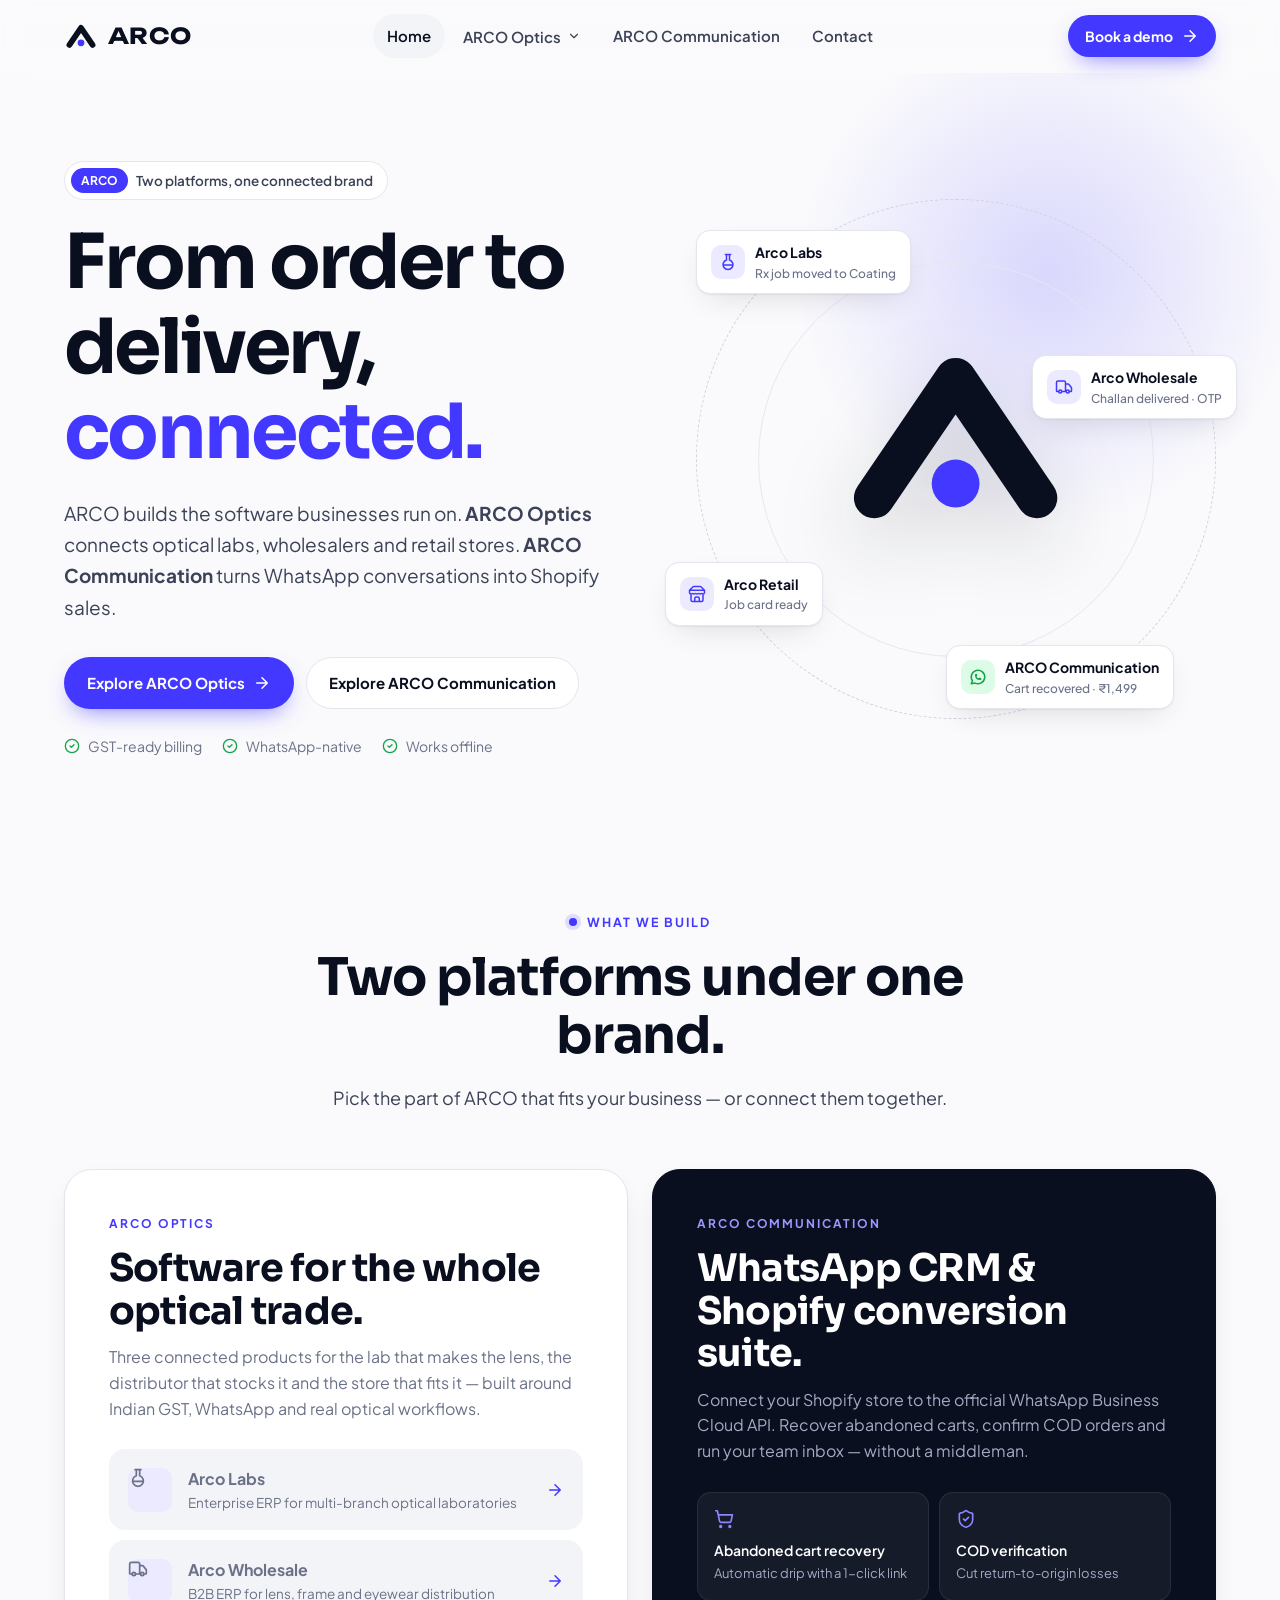
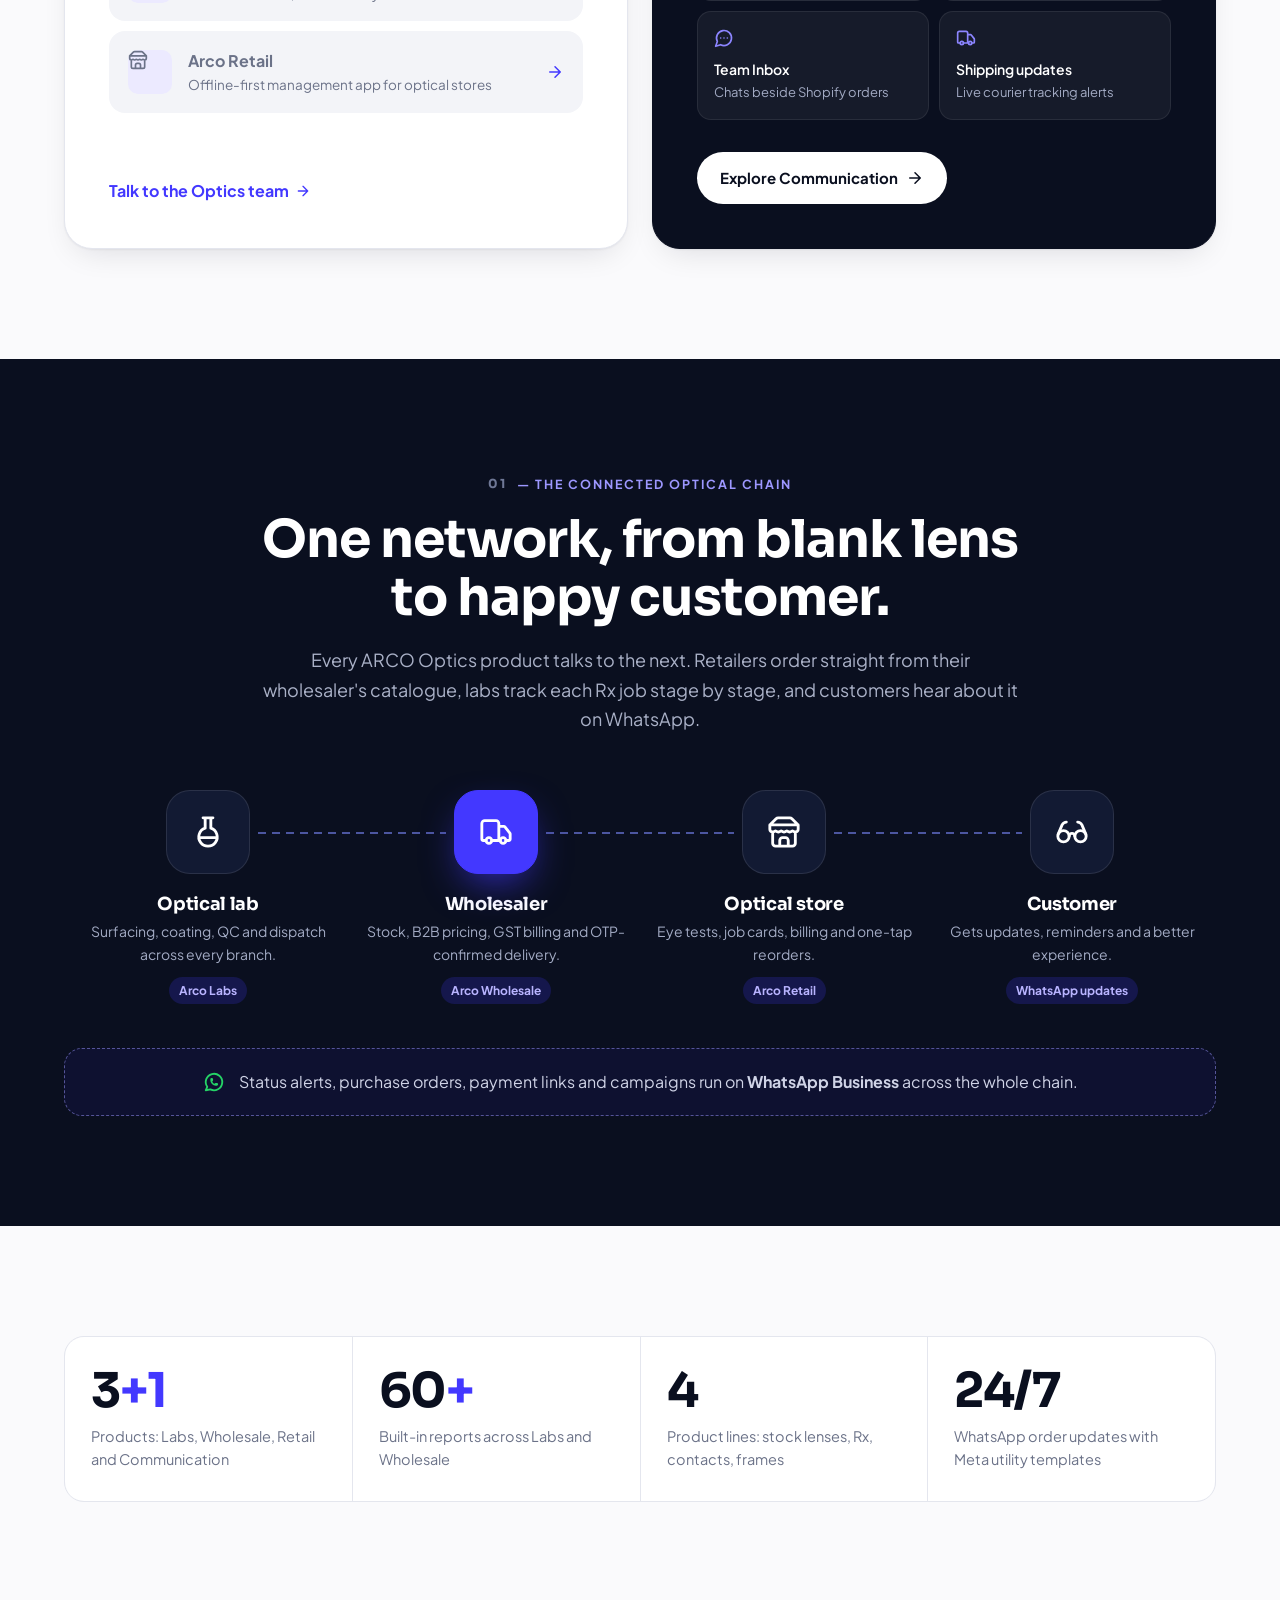
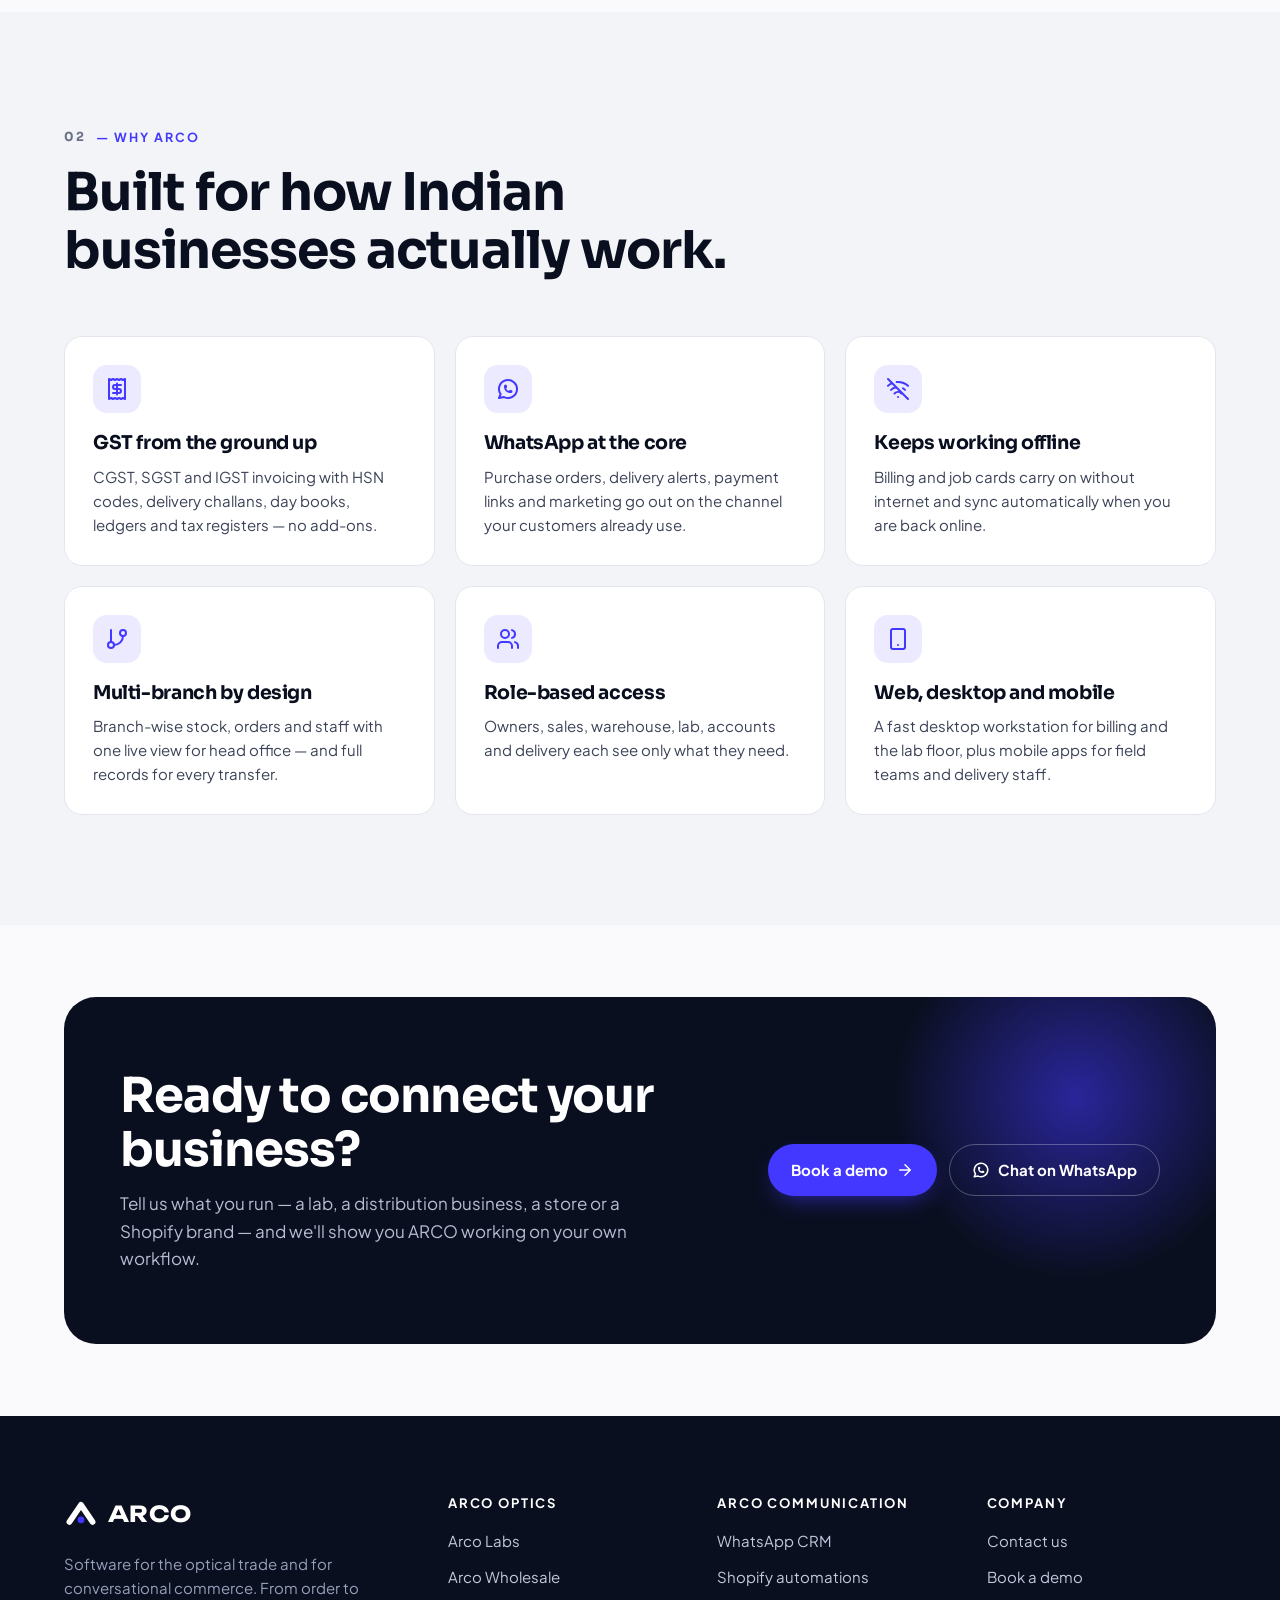
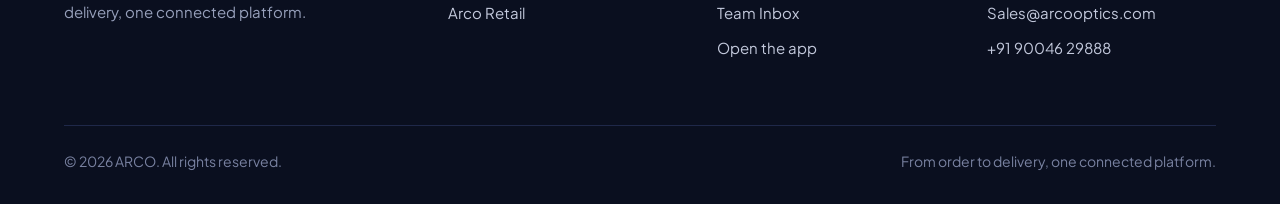
<file: index.html>
<!doctype html>
<html lang="en" class="no-js">
<head>
  <meta charset="utf-8" />
  <meta name="viewport" content="width=device-width, initial-scale=1" />
  <title>ARCO — Optical Operations & Conversational Commerce, Connected</title>
  <meta name="description" content="ARCO builds connected software for the optical trade — Labs, Wholesale and Retail — and ARCO Communication, a WhatsApp CRM for Shopify brands." />
  <meta property="og:title" content="ARCO — Optical Operations & Conversational Commerce, Connected" />
  <meta property="og:description" content="ARCO builds connected software for the optical trade — Labs, Wholesale and Retail — and ARCO Communication, a WhatsApp CRM for Shopify brands." />
  <meta name="theme-color" content="#0a0f1f" />
  <link rel="icon" type="image/svg+xml" href="assets/favicon.svg" />
  <link rel="preconnect" href="https://fonts.googleapis.com" />
  <link rel="preconnect" href="https://fonts.gstatic.com" crossorigin />
  <link href="https://fonts.googleapis.com/css2?family=Plus+Jakarta+Sans:wght@400;500;600;700;800&family=Sora:wght@600;700&family=Unbounded:wght@700&display=swap" rel="stylesheet" />
  <link rel="stylesheet" href="assets/styles.css?v=edff0a42" />
</head>
<body>
  <header class="site-header">
    <nav class="container nav" aria-label="Main">
      <a href="index.html" class="logo" aria-label="ARCO home"><svg viewBox="0 0 100 80" aria-hidden="true"><path class="mark-stroke" d="M16 66 50 16 84 66" fill="none" stroke-width="17" stroke-linecap="round" stroke-linejoin="round"/><circle class="dot" cx="50" cy="60" r="10" fill="#4338ff"/></svg><span class="logo-word">ARCO</span></a>
      <ul class="nav-links">
        <li><a class="nav-link" href="index.html" aria-current="page">Home</a></li>
        <li class="has-menu">
          <button class="nav-link" aria-expanded="false" aria-haspopup="true">ARCO Optics <svg aria-hidden="true" class="chev"><use href="assets/icons.svg#chev"/></svg></button>
          <div class="menu">
            <a href="labs.html"><span class="menu-icon"><svg aria-hidden="true"><use href="assets/icons.svg#flask"/></svg></span><span><strong>Arco Labs</strong><span>Lab ERP from prescription to dispatch</span></span></a>
            <a href="wholesale.html"><span class="menu-icon"><svg aria-hidden="true"><use href="assets/icons.svg#truck"/></svg></span><span><strong>Arco Wholesale</strong><span>B2B ERP for lens, frame & eyewear distributors</span></span></a>
            <a href="retail.html"><span class="menu-icon"><svg aria-hidden="true"><use href="assets/icons.svg#store"/></svg></span><span><strong>Arco Retail</strong><span>Offline-first app for optical stores</span></span></a>
          </div>
        </li>
        <li><a class="nav-link" href="communication.html">ARCO Communication</a></li>
        <li><a class="nav-link" href="contact.html">Contact</a></li>
        <li class="mobile-cta"><a class="btn btn-primary" style="width:100%" href="contact.html">Book a demo <svg aria-hidden="true"><use href="assets/icons.svg#arrow"/></svg></a></li>
      </ul>
      <div class="nav-cta">
        <a class="btn btn-primary btn-sm" href="contact.html">Book a demo <svg aria-hidden="true"><use href="assets/icons.svg#arrow"/></svg></a>
        <button class="menu-toggle" aria-label="Open menu" aria-expanded="false"><svg aria-hidden="true"><use href="assets/icons.svg#menu"/></svg></button>
      </div>
    </nav>
  </header>

  <main>

    <section class="hero">
      <div class="container hero-grid">
        <div>
          <span class="pill"><b>ARCO</b> Two platforms, one connected brand</span>
          <h1>From order to delivery, <span class="accent">connected.</span></h1>
          <p class="lead">ARCO builds the software businesses run on. <strong>ARCO Optics</strong> connects optical labs, wholesalers and retail stores. <strong>ARCO Communication</strong> turns WhatsApp conversations into Shopify sales.</p>
          <div class="hero-actions">
            <a class="btn btn-primary" href="#optics">Explore ARCO Optics <svg aria-hidden="true"><use href="assets/icons.svg#arrow"/></svg></a>
            <a class="btn btn-ghost" href="communication.html">Explore ARCO Communication</a>
          </div>
          <div class="hero-note">
            <span><svg aria-hidden="true"><use href="assets/icons.svg#check-circle"/></svg> GST-ready billing</span>
            <span><svg aria-hidden="true"><use href="assets/icons.svg#check-circle"/></svg> WhatsApp-native</span>
            <span><svg aria-hidden="true"><use href="assets/icons.svg#check-circle"/></svg> Works offline</span>
          </div>
        </div>
        <div class="brand-stage" aria-hidden="true">
          <div class="orbit"></div>
          <div class="orbit o2"></div>
          <svg viewBox="0 0 100 80" aria-hidden="true" class="big-mark"><path class="mark-stroke" d="M16 66 50 16 84 66" fill="none" stroke-width="17" stroke-linecap="round" stroke-linejoin="round"/><circle class="dot" cx="50" cy="60" r="10" fill="#4338ff"/></svg>
          <div class="orbit-chip c1"><i><svg aria-hidden="true"><use href="assets/icons.svg#flask"/></svg></i><div>Arco Labs<small>Rx job moved to Coating</small></div></div>
          <div class="orbit-chip c2"><i><svg aria-hidden="true"><use href="assets/icons.svg#truck"/></svg></i><div>Arco Wholesale<small>Challan delivered · OTP</small></div></div>
          <div class="orbit-chip c3"><i><svg aria-hidden="true"><use href="assets/icons.svg#store"/></svg></i><div>Arco Retail<small>Job card ready</small></div></div>
          <div class="orbit-chip c4"><i><svg aria-hidden="true"><use href="assets/icons.svg#whatsapp"/></svg></i><div>ARCO Communication<small>Cart recovered · ₹1,499</small></div></div>
        </div>
      </div>
    </section>

    <section class="section" id="optics" style="padding-top:40px">
      <div class="container">
        <div class="section-head center reveal">
          <span class="eyebrow eyebrow-dot">What we build</span>
          <h2>Two platforms under one brand.</h2>
          <p class="lead">Pick the part of ARCO that fits your business — or connect them together.</p>
        </div>
        <div class="divisions">
          <article class="division reveal">
            <span class="tag">ARCO Optics</span>
            <h3>Software for the whole optical trade.</h3>
            <p class="muted">Three connected products for the lab that makes the lens, the distributor that stocks it and the store that fits it — built around Indian GST, WhatsApp and real optical workflows.</p>
            <div class="division-list">
              <a href="labs.html"><span class="menu-icon"><svg aria-hidden="true"><use href="assets/icons.svg#flask"/></svg></span><span><strong>Arco Labs</strong><span>Enterprise ERP for multi-branch optical laboratories</span></span><svg aria-hidden="true" class="arrow"><use href="assets/icons.svg#arrow"/></svg></a>
              <a href="wholesale.html"><span class="menu-icon"><svg aria-hidden="true"><use href="assets/icons.svg#truck"/></svg></span><span><strong>Arco Wholesale</strong><span>B2B ERP for lens, frame and eyewear distribution</span></span><svg aria-hidden="true" class="arrow"><use href="assets/icons.svg#arrow"/></svg></a>
              <a href="retail.html"><span class="menu-icon"><svg aria-hidden="true"><use href="assets/icons.svg#store"/></svg></span><span><strong>Arco Retail</strong><span>Offline-first management app for optical stores</span></span><svg aria-hidden="true" class="arrow"><use href="assets/icons.svg#arrow"/></svg></a>
            </div>
            <div class="division-foot"><a class="link-arrow" href="contact.html?product=Optics">Talk to the Optics team <svg aria-hidden="true"><use href="assets/icons.svg#arrow"/></svg></a></div>
          </article>

          <article class="division dark on-dark reveal">
            <span class="tag">ARCO Communication</span>
            <h3>WhatsApp CRM &amp; Shopify conversion suite.</h3>
            <p class="muted">Connect your Shopify store to the official WhatsApp Business Cloud API. Recover abandoned carts, confirm COD orders and run your team inbox — without a middleman.</p>
            <div class="feature-mini">
              <div><svg aria-hidden="true"><use href="assets/icons.svg#cart"/></svg>Abandoned cart recovery<span>Automatic drip with a 1-click link</span></div>
              <div><svg aria-hidden="true"><use href="assets/icons.svg#shield"/></svg>COD verification<span>Cut return-to-origin losses</span></div>
              <div><svg aria-hidden="true"><use href="assets/icons.svg#chat"/></svg>Team Inbox<span>Chats beside Shopify orders</span></div>
              <div><svg aria-hidden="true"><use href="assets/icons.svg#truck"/></svg>Shipping updates<span>Live courier tracking alerts</span></div>
            </div>
            <div class="division-foot" style="display:flex;gap:12px;flex-wrap:wrap">
              <a class="btn btn-light" href="communication.html">Explore Communication <svg aria-hidden="true"><use href="assets/icons.svg#arrow"/></svg></a>
            </div>
          </article>
        </div>
      </div>
    </section>

    <section class="section section-dark on-dark">
      <div class="container">
        <div class="section-head center reveal">
          <span class="eyebrow"><span class="num">01</span> — The connected optical chain</span>
          <h2>One network, from blank lens to happy customer.</h2>
          <p class="lead">Every ARCO Optics product talks to the next. Retailers order straight from their wholesaler's catalogue, labs track each Rx job stage by stage, and customers hear about it on WhatsApp.</p>
        </div>
        <div class="chain reveal">
          <div class="chain-node"><div class="node-icon"><svg aria-hidden="true"><use href="assets/icons.svg#flask"/></svg></div><h4>Optical lab</h4><p>Surfacing, coating, QC and dispatch across every branch.</p><span class="by">Arco Labs</span></div>
          <div class="chain-node hl"><div class="node-icon"><svg aria-hidden="true"><use href="assets/icons.svg#truck"/></svg></div><h4>Wholesaler</h4><p>Stock, B2B pricing, GST billing and OTP-confirmed delivery.</p><span class="by">Arco Wholesale</span></div>
          <div class="chain-node"><div class="node-icon"><svg aria-hidden="true"><use href="assets/icons.svg#store"/></svg></div><h4>Optical store</h4><p>Eye tests, job cards, billing and one-tap reorders.</p><span class="by">Arco Retail</span></div>
          <div class="chain-node"><div class="node-icon"><svg aria-hidden="true"><use href="assets/icons.svg#glasses"/></svg></div><h4>Customer</h4><p>Gets updates, reminders and a better experience.</p><span class="by">WhatsApp updates</span></div>
        </div>
        <div class="chain-layer reveal"><svg aria-hidden="true"><use href="assets/icons.svg#whatsapp"/></svg><span>Status alerts, purchase orders, payment links and campaigns run on <strong>WhatsApp Business</strong> across the whole chain.</span></div>
      </div>
    </section>

    <section class="section">
      <div class="container">
        <div class="stats reveal">
          <div class="stat"><b>3<em>+1</em></b><span>Products: Labs, Wholesale, Retail and Communication</span></div>
          <div class="stat"><b>60<em>+</em></b><span>Built-in reports across Labs and Wholesale</span></div>
          <div class="stat"><b>4</b><span>Product lines: stock lenses, Rx, contacts, frames</span></div>
          <div class="stat"><b>24/7</b><span>WhatsApp order updates with Meta utility templates</span></div>
        </div>
      </div>
    </section>

    <section class="section section-tint">
      <div class="container">
        <div class="section-head reveal">
          <span class="eyebrow"><span class="num">02</span> — Why ARCO</span>
          <h2>Built for how Indian businesses actually work.</h2>
        </div>
        <div class="grid-3">
          <div class="card reveal"><div class="ic"><svg aria-hidden="true"><use href="assets/icons.svg#receipt"/></svg></div><h3>GST from the ground up</h3><p>CGST, SGST and IGST invoicing with HSN codes, delivery challans, day books, ledgers and tax registers — no add-ons.</p></div>
          <div class="card reveal"><div class="ic"><svg aria-hidden="true"><use href="assets/icons.svg#whatsapp"/></svg></div><h3>WhatsApp at the core</h3><p>Purchase orders, delivery alerts, payment links and marketing go out on the channel your customers already use.</p></div>
          <div class="card reveal"><div class="ic"><svg aria-hidden="true"><use href="assets/icons.svg#wifi-off"/></svg></div><h3>Keeps working offline</h3><p>Billing and job cards carry on without internet and sync automatically when you are back online.</p></div>
          <div class="card reveal"><div class="ic"><svg aria-hidden="true"><use href="assets/icons.svg#branch"/></svg></div><h3>Multi-branch by design</h3><p>Branch-wise stock, orders and staff with one live view for head office — and full records for every transfer.</p></div>
          <div class="card reveal"><div class="ic"><svg aria-hidden="true"><use href="assets/icons.svg#users"/></svg></div><h3>Role-based access</h3><p>Owners, sales, warehouse, lab, accounts and delivery each see only what they need.</p></div>
          <div class="card reveal"><div class="ic"><svg aria-hidden="true"><use href="assets/icons.svg#smartphone"/></svg></div><h3>Web, desktop and mobile</h3><p>A fast desktop workstation for billing and the lab floor, plus mobile apps for field teams and delivery staff.</p></div>
        </div>
      </div>
    </section>

    <section class="section-sm">
      <div class="container">
        <div class="cta-band reveal">
          <div>
            <h2>Ready to connect your business?</h2>
            <p>Tell us what you run — a lab, a distribution business, a store or a Shopify brand — and we'll show you ARCO working on your own workflow.</p>
          </div>
          <div class="cta-actions">
            <a class="btn btn-primary" href="contact.html">Book a demo <svg aria-hidden="true"><use href="assets/icons.svg#arrow"/></svg></a>
            <a class="btn btn-outline-light" href="#" data-contact="whatsapp"><svg aria-hidden="true"><use href="assets/icons.svg#whatsapp"/></svg> Chat on WhatsApp</a>
          </div>
        </div>
      </div>
    </section>

  </main>

  <footer class="site-footer on-dark">
    <div class="container">
      <div class="footer-grid">
        <div>
          <a href="index.html" class="logo"><svg viewBox="0 0 100 80" aria-hidden="true"><path class="mark-stroke" d="M16 66 50 16 84 66" fill="none" stroke-width="17" stroke-linecap="round" stroke-linejoin="round"/><circle class="dot" cx="50" cy="60" r="10" fill="#4338ff"/></svg><span class="logo-word">ARCO</span></a>
          <p>Software for the optical trade and for conversational commerce. From order to delivery, one connected platform.</p>
        </div>
        <div>
          <h4>ARCO Optics</h4>
          <ul><li><a href="labs.html">Arco Labs</a></li><li><a href="wholesale.html">Arco Wholesale</a></li><li><a href="retail.html">Arco Retail</a></li></ul>
        </div>
        <div>
          <h4>ARCO Communication</h4>
          <ul>
            <li><a href="communication.html">WhatsApp CRM</a></li>
            <li><a href="communication.html#shopify">Shopify automations</a></li>
            <li><a href="communication.html#inbox">Team Inbox</a></li>
            <li><a href="https://arco-communication.vercel.app" target="_blank" rel="noopener">Open the app</a></li>
          </ul>
        </div>
        <div>
          <h4>Company</h4>
          <ul>
            <li><a href="contact.html">Contact us</a></li>
            <li><a href="contact.html">Book a demo</a></li>
            <li><a href="#" data-contact="email"></a></li>
            <li><a href="#" data-contact="phone"></a></li>
          </ul>
        </div>
      </div>
      <div class="footer-bottom">
        <span>© <span data-year>2026</span> ARCO. All rights reserved.</span>
        <span>From order to delivery, one connected platform.</span>
      </div>
    </div>
  </footer>
  <script src="assets/main.js?v=cafa020f" defer></script>
</body>
</html>
</file>
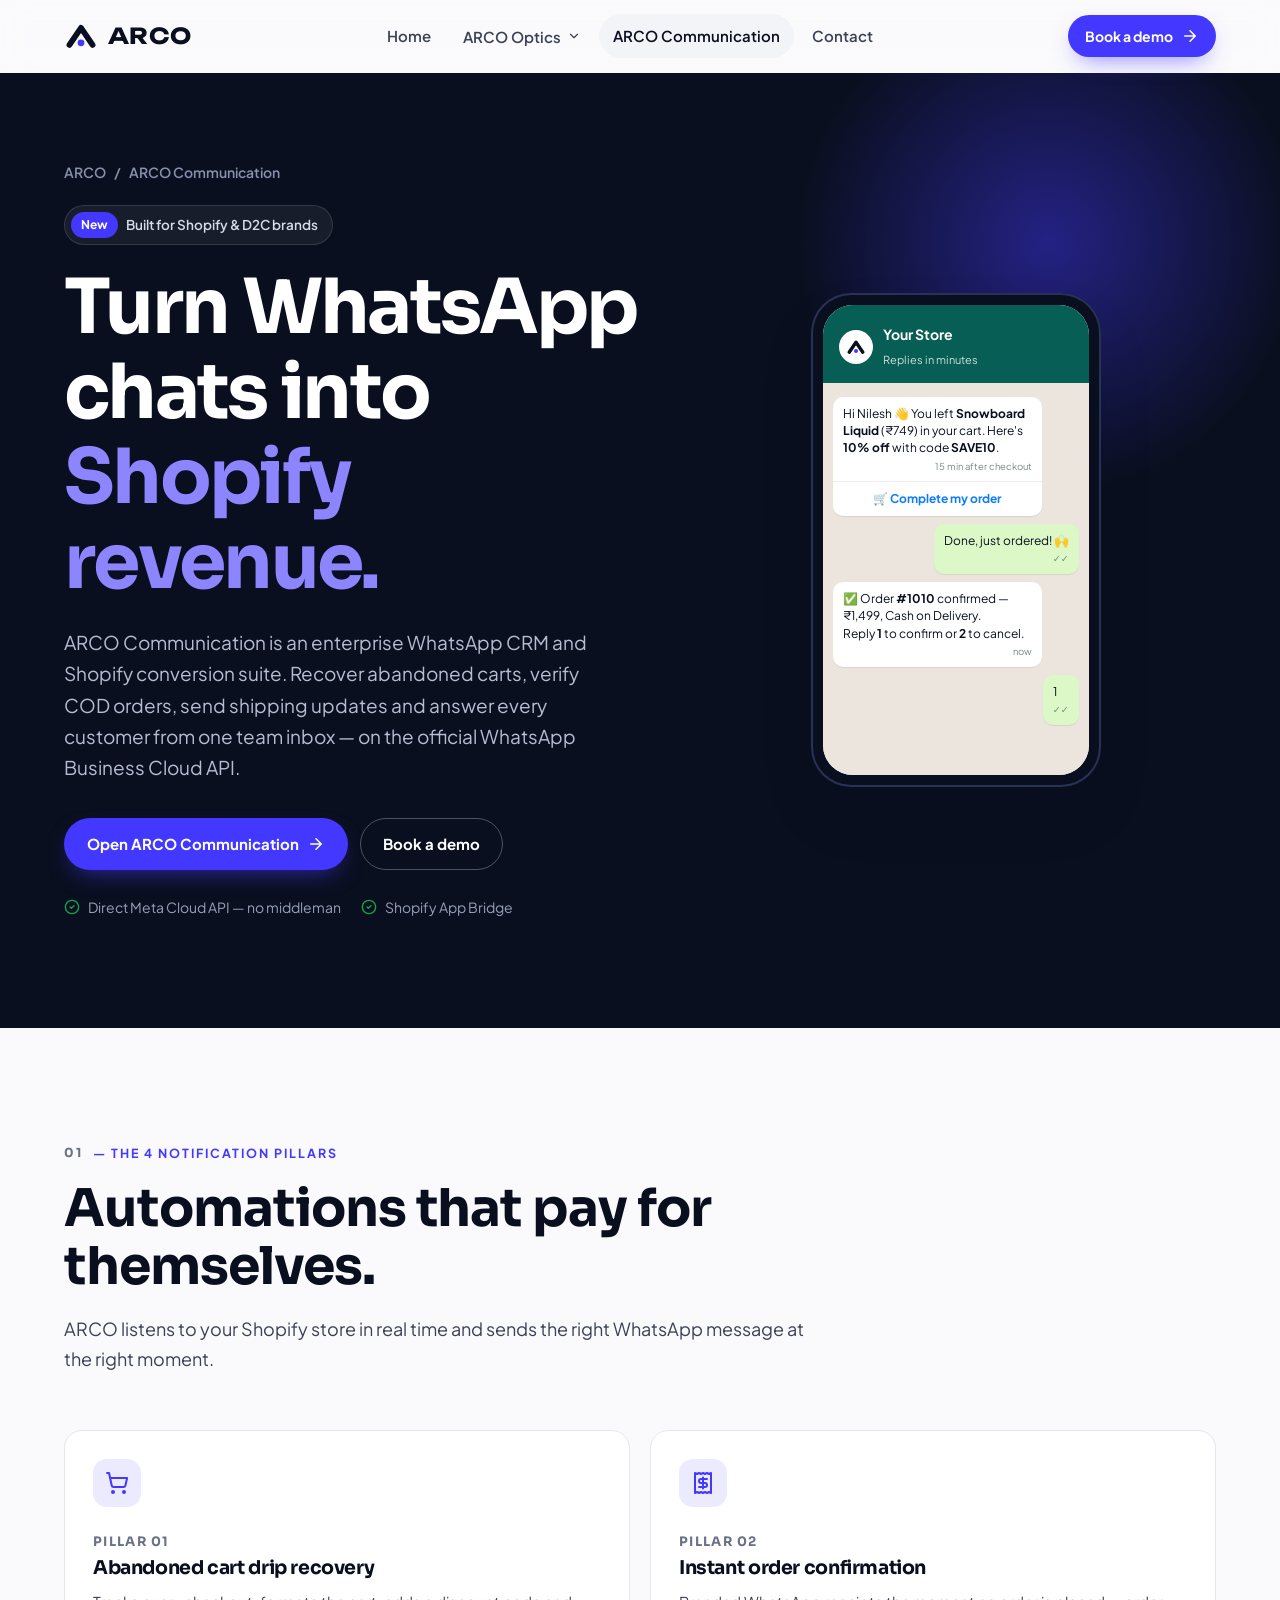
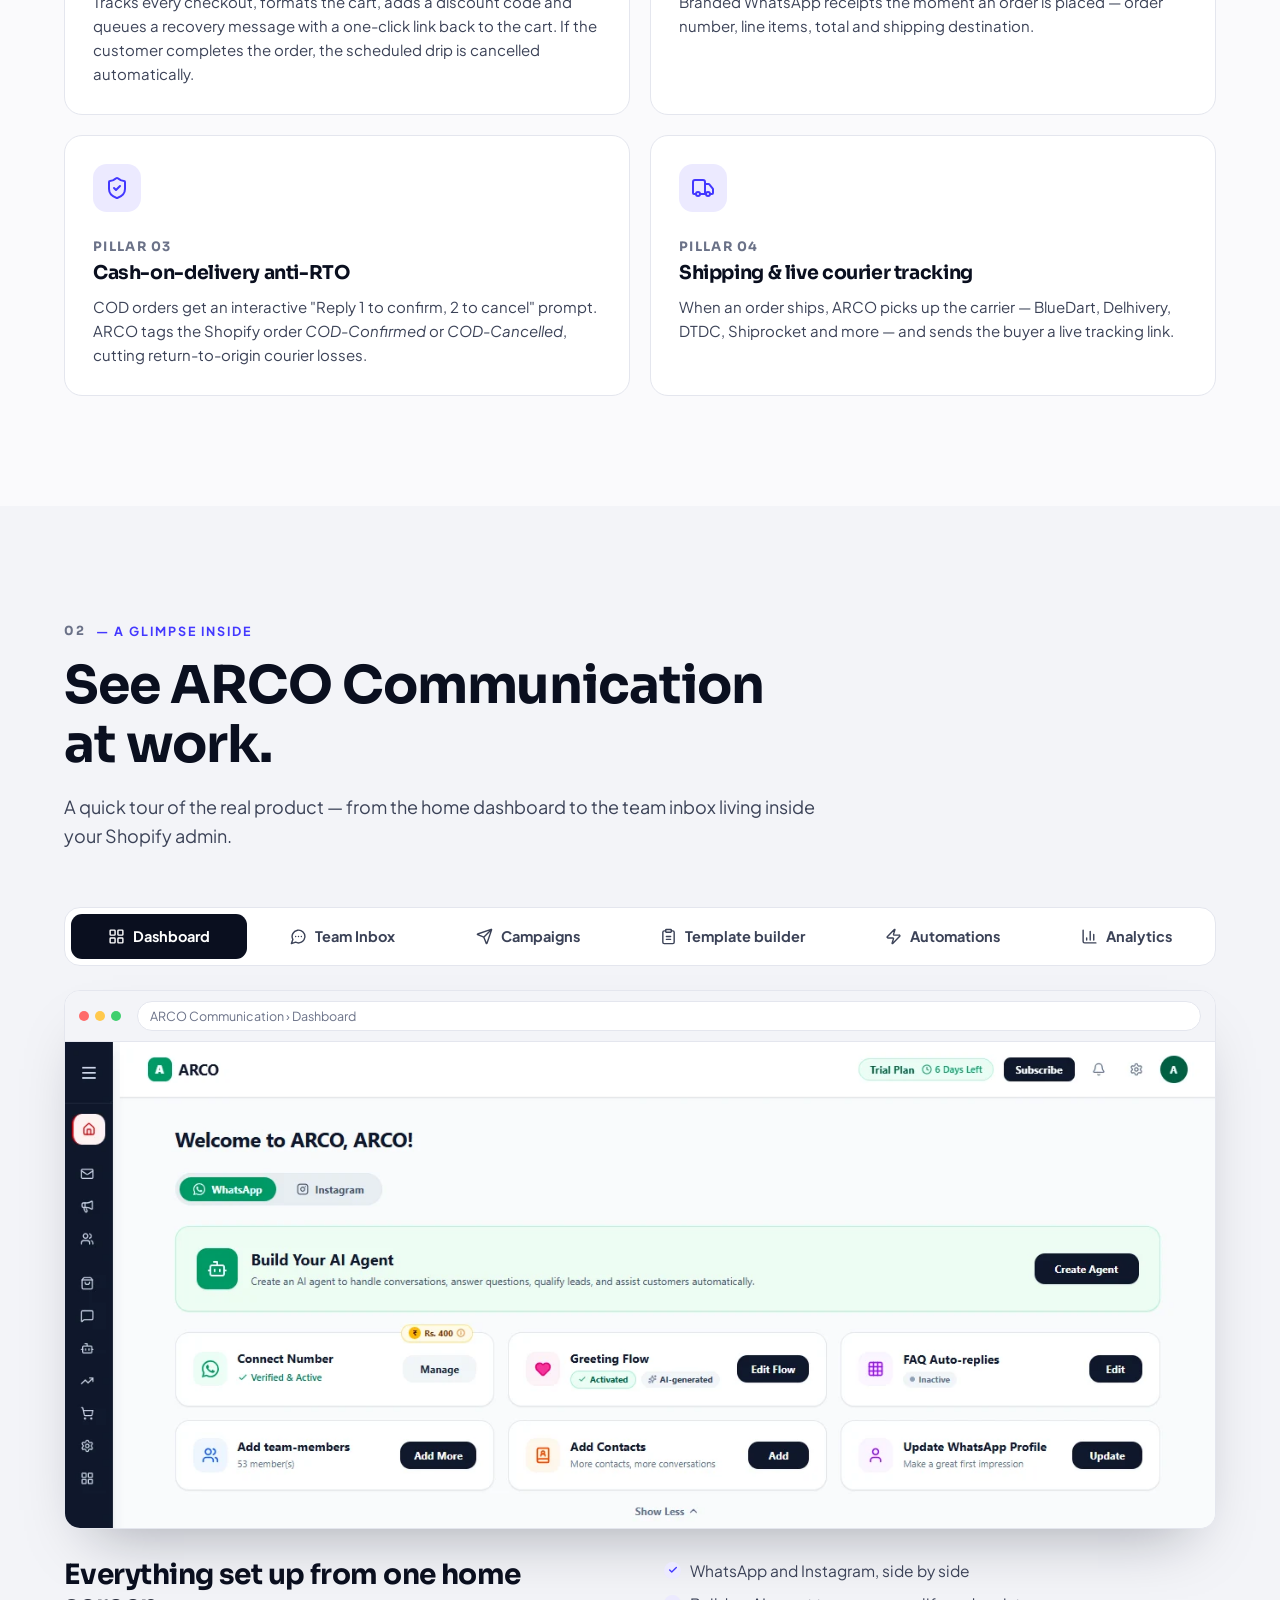
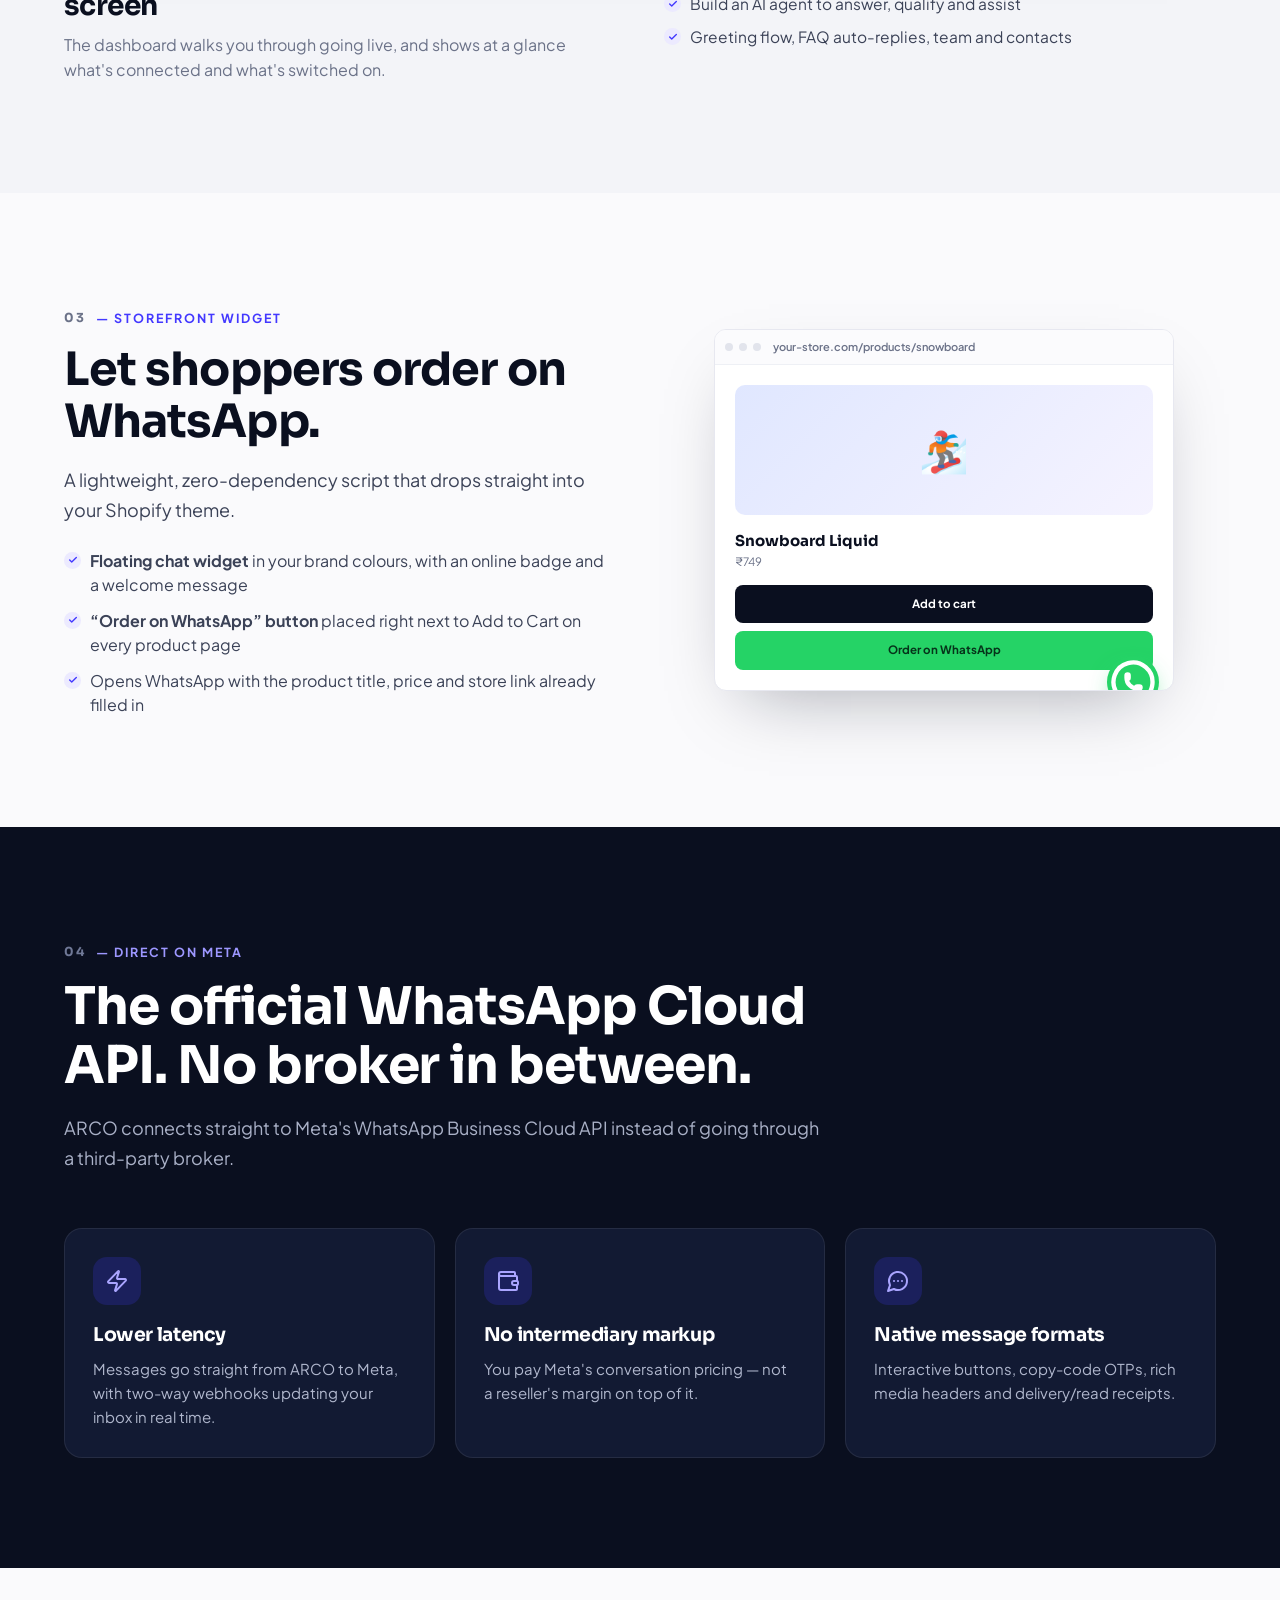
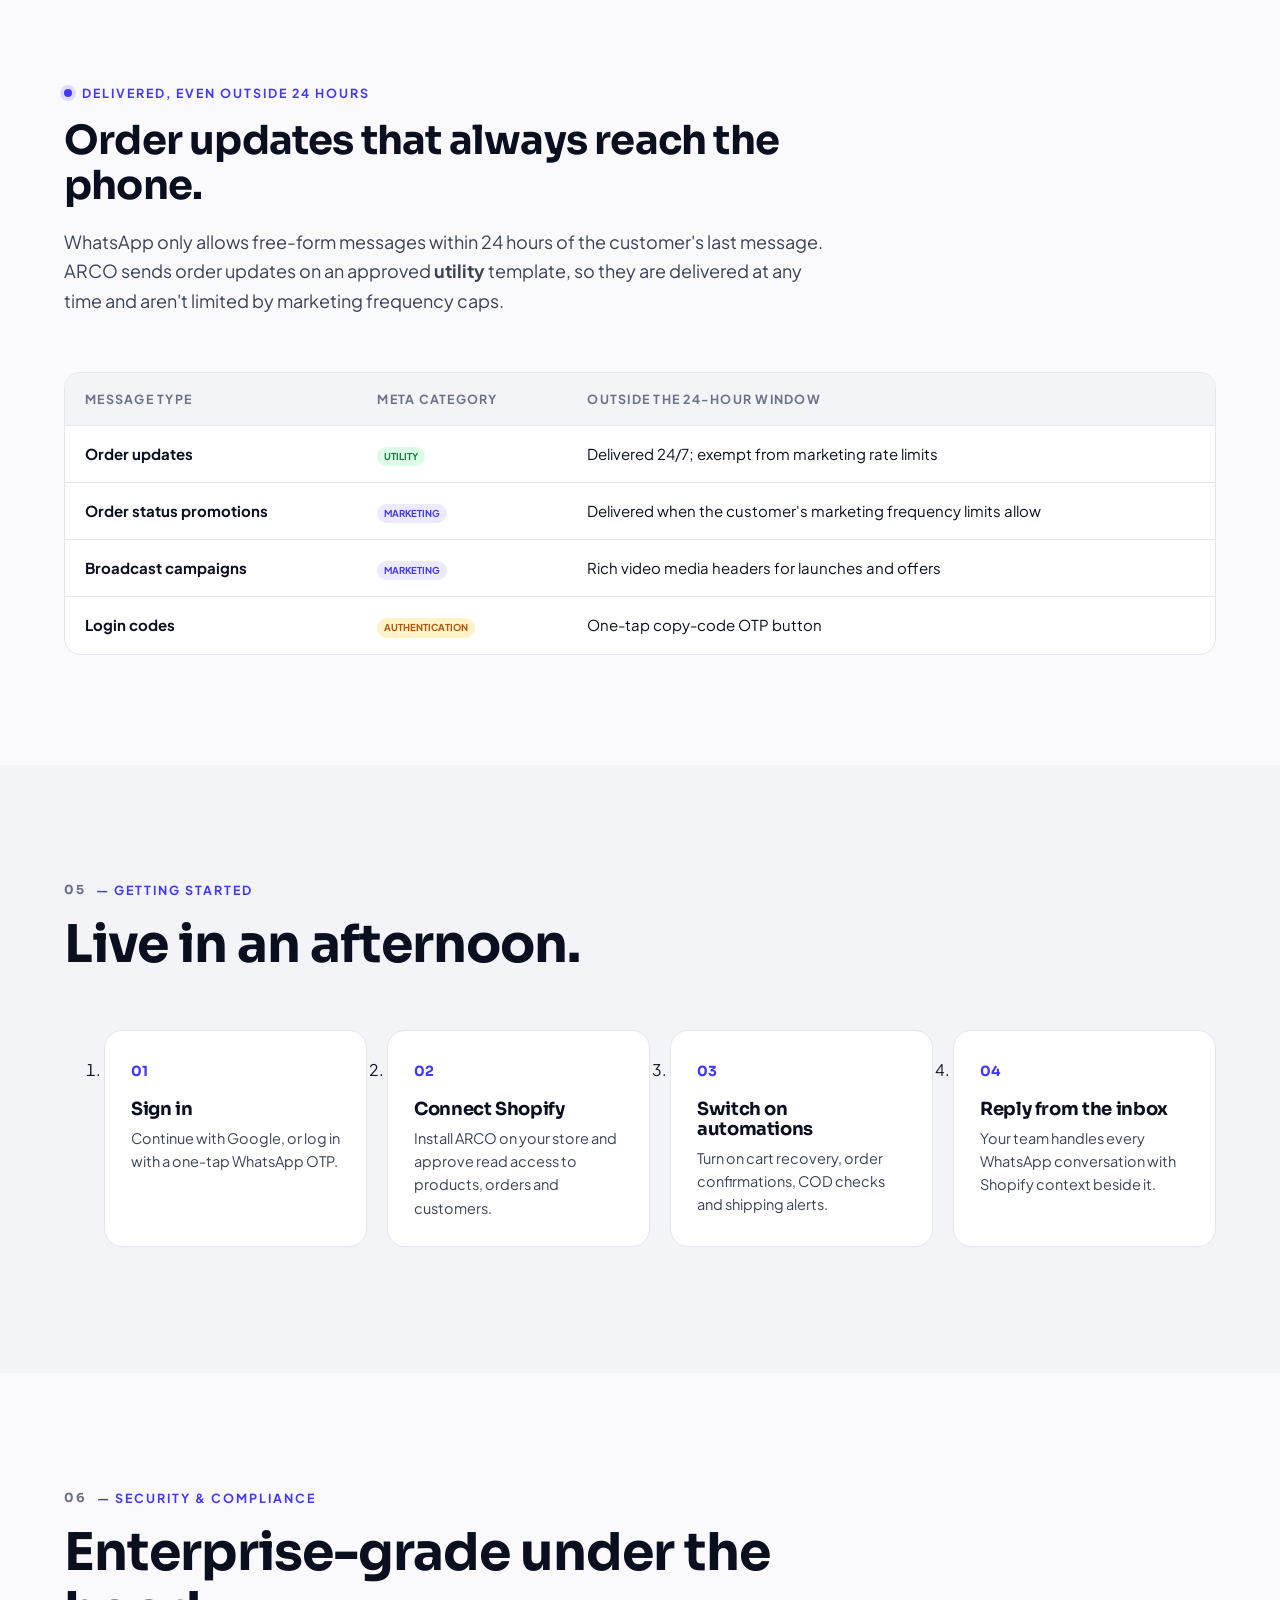
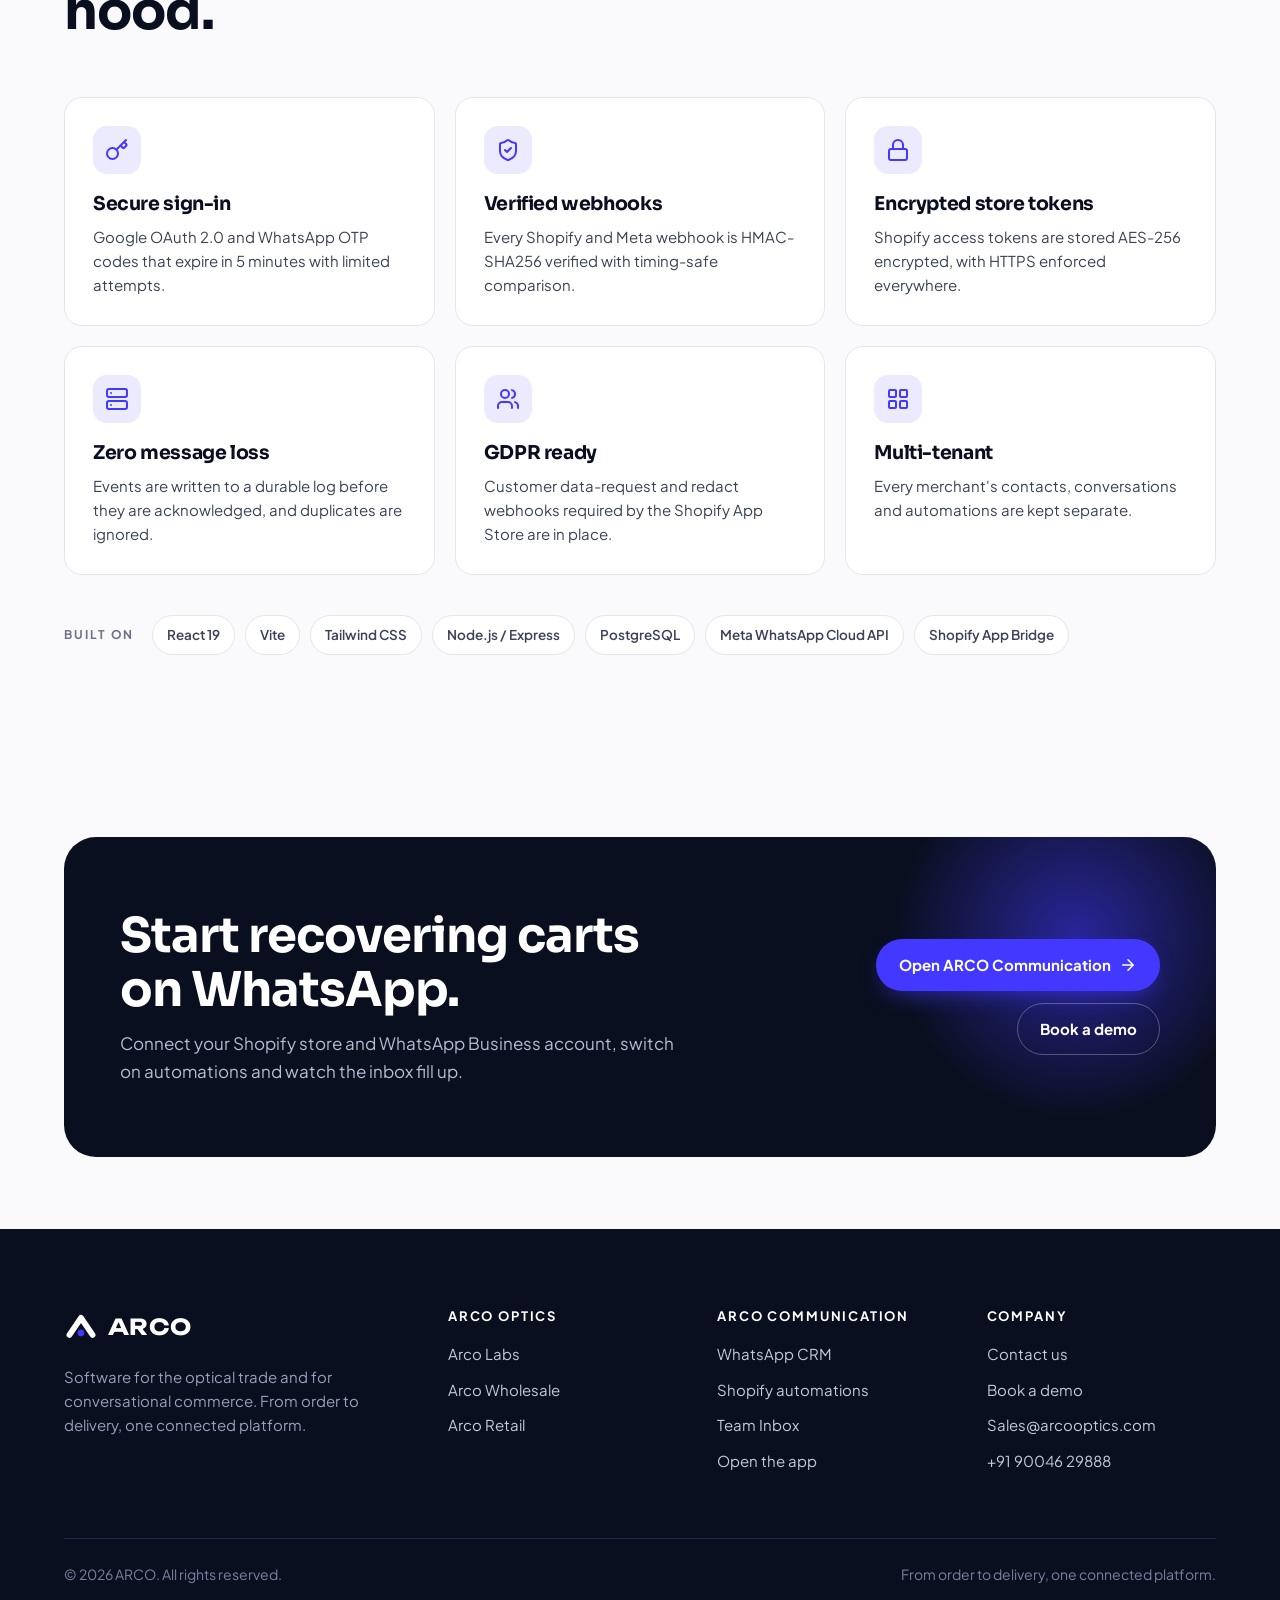
<file: communication.html>
<!doctype html>
<html lang="en" class="no-js">
<head>
  <meta charset="utf-8" />
  <meta name="viewport" content="width=device-width, initial-scale=1" />
  <title>ARCO Communication — WhatsApp CRM & Shopify Conversion Suite</title>
  <meta name="description" content="Connect Shopify to the official WhatsApp Business Cloud API. Recover abandoned carts, confirm COD orders, send shipping updates and run a team inbox." />
  <meta property="og:title" content="ARCO Communication — WhatsApp CRM & Shopify Conversion Suite" />
  <meta property="og:description" content="Connect Shopify to the official WhatsApp Business Cloud API. Recover abandoned carts, confirm COD orders, send shipping updates and run a team inbox." />
  <meta name="theme-color" content="#0a0f1f" />
  <link rel="icon" type="image/svg+xml" href="assets/favicon.svg" />
  <link rel="preconnect" href="https://fonts.googleapis.com" />
  <link rel="preconnect" href="https://fonts.gstatic.com" crossorigin />
  <link href="https://fonts.googleapis.com/css2?family=Plus+Jakarta+Sans:wght@400;500;600;700;800&family=Sora:wght@600;700&family=Unbounded:wght@700&display=swap" rel="stylesheet" />
  <link rel="stylesheet" href="assets/styles.css?v=edff0a42" />
</head>
<body>
  <header class="site-header">
    <nav class="container nav" aria-label="Main">
      <a href="index.html" class="logo" aria-label="ARCO home"><svg viewBox="0 0 100 80" aria-hidden="true"><path class="mark-stroke" d="M16 66 50 16 84 66" fill="none" stroke-width="17" stroke-linecap="round" stroke-linejoin="round"/><circle class="dot" cx="50" cy="60" r="10" fill="#4338ff"/></svg><span class="logo-word">ARCO</span></a>
      <ul class="nav-links">
        <li><a class="nav-link" href="index.html">Home</a></li>
        <li class="has-menu">
          <button class="nav-link" aria-expanded="false" aria-haspopup="true">ARCO Optics <svg aria-hidden="true" class="chev"><use href="assets/icons.svg#chev"/></svg></button>
          <div class="menu">
            <a href="labs.html"><span class="menu-icon"><svg aria-hidden="true"><use href="assets/icons.svg#flask"/></svg></span><span><strong>Arco Labs</strong><span>Lab ERP from prescription to dispatch</span></span></a>
            <a href="wholesale.html"><span class="menu-icon"><svg aria-hidden="true"><use href="assets/icons.svg#truck"/></svg></span><span><strong>Arco Wholesale</strong><span>B2B ERP for lens, frame & eyewear distributors</span></span></a>
            <a href="retail.html"><span class="menu-icon"><svg aria-hidden="true"><use href="assets/icons.svg#store"/></svg></span><span><strong>Arco Retail</strong><span>Offline-first app for optical stores</span></span></a>
          </div>
        </li>
        <li><a class="nav-link" href="communication.html" aria-current="page">ARCO Communication</a></li>
        <li><a class="nav-link" href="contact.html">Contact</a></li>
        <li class="mobile-cta"><a class="btn btn-primary" style="width:100%" href="contact.html">Book a demo <svg aria-hidden="true"><use href="assets/icons.svg#arrow"/></svg></a></li>
      </ul>
      <div class="nav-cta">
        <a class="btn btn-primary btn-sm" href="contact.html">Book a demo <svg aria-hidden="true"><use href="assets/icons.svg#arrow"/></svg></a>
        <button class="menu-toggle" aria-label="Open menu" aria-expanded="false"><svg aria-hidden="true"><use href="assets/icons.svg#menu"/></svg></button>
      </div>
    </nav>
  </header>

  <main>

    <section class="hero hero-dark on-dark">
      <div class="container hero-grid">
        <div>
          <div class="crumbs"><a href="index.html">ARCO</a> / <span>ARCO Communication</span></div>
          <div style="margin-top:22px"><span class="pill"><b>New</b> Built for Shopify &amp; D2C brands</span></div>
          <h1>Turn WhatsApp chats into <span style="color:#8c85ff">Shopify revenue.</span></h1>
          <p class="lead">ARCO Communication is an enterprise WhatsApp CRM and Shopify conversion suite. Recover abandoned carts, verify COD orders, send shipping updates and answer every customer from one team inbox — on the official WhatsApp Business Cloud API.</p>
          <div class="hero-actions">
            <a class="btn btn-primary" href="https://arco-communication.vercel.app" target="_blank" rel="noopener">Open ARCO Communication <svg aria-hidden="true"><use href="assets/icons.svg#arrow"/></svg></a>
            <a class="btn btn-outline-light" href="contact.html?product=ARCO%20Communication">Book a demo</a>
          </div>
          <div class="hero-note"><span><svg aria-hidden="true"><use href="assets/icons.svg#check-circle"/></svg> Direct Meta Cloud API — no middleman</span><span><svg aria-hidden="true"><use href="assets/icons.svg#check-circle"/></svg> Shopify App Bridge</span></div>
        </div>
        <div>
          <div class="phone" aria-hidden="true">
            <div class="phone-screen">
              <div class="wa-head"><span class="av"><svg viewBox="0 0 100 80"><path d="M16 66 50 16 84 66" fill="none" stroke="#0a0f1f" stroke-width="17" stroke-linecap="round" stroke-linejoin="round"/><circle cx="50" cy="60" r="10" fill="#4338ff"/></svg></span><div><b>Your Store</b><small>Replies in minutes</small></div></div>
              <div class="wa-body">
                <div class="bubble">Hi Nilesh 👋 You left <b>Snowboard Liquid</b> (₹749) in your cart. Here's <b>10% off</b> with code <b>SAVE10</b>.<span class="meta">15 min after checkout</span><span class="cta-btn">🛒 Complete my order</span></div>
                <div class="bubble out">Done, just ordered! 🙌<span class="meta">✓✓</span></div>
                <div class="bubble">✅ Order <b>#1010</b> confirmed — ₹1,499, Cash on Delivery.<br/>Reply <b>1</b> to confirm or <b>2</b> to cancel.<span class="meta">now</span></div>
                <div class="bubble out">1<span class="meta">✓✓</span></div>
              </div>
            </div>
          </div>
        </div>
      </div>
    </section>

    <section class="section" id="shopify">
      <div class="container">
        <div class="section-head reveal">
          <span class="eyebrow"><span class="num">01</span> — The 4 notification pillars</span>
          <h2>Automations that pay for themselves.</h2>
          <p class="lead">ARCO listens to your Shopify store in real time and sends the right WhatsApp message at the right moment.</p>
        </div>
        <div class="grid-2">
          <div class="card reveal"><div class="ic"><svg aria-hidden="true"><use href="assets/icons.svg#cart"/></svg></div><span class="card-num">PILLAR 01</span><h3 style="margin-top:6px">Abandoned cart drip recovery</h3><p>Tracks every checkout, formats the cart, adds a discount code and queues a recovery message with a one-click link back to the cart. If the customer completes the order, the scheduled drip is cancelled automatically.</p></div>
          <div class="card reveal"><div class="ic"><svg aria-hidden="true"><use href="assets/icons.svg#receipt"/></svg></div><span class="card-num">PILLAR 02</span><h3 style="margin-top:6px">Instant order confirmation</h3><p>Branded WhatsApp receipts the moment an order is placed — order number, line items, total and shipping destination.</p></div>
          <div class="card reveal"><div class="ic"><svg aria-hidden="true"><use href="assets/icons.svg#shield"/></svg></div><span class="card-num">PILLAR 03</span><h3 style="margin-top:6px">Cash-on-delivery anti-RTO</h3><p>COD orders get an interactive "Reply 1 to confirm, 2 to cancel" prompt. ARCO tags the Shopify order <em>COD-Confirmed</em> or <em>COD-Cancelled</em>, cutting return-to-origin courier losses.</p></div>
          <div class="card reveal"><div class="ic"><svg aria-hidden="true"><use href="assets/icons.svg#truck"/></svg></div><span class="card-num">PILLAR 04</span><h3 style="margin-top:6px">Shipping &amp; live courier tracking</h3><p>When an order ships, ARCO picks up the carrier — BlueDart, Delhivery, DTDC, Shiprocket and more — and sends the buyer a live tracking link.</p></div>
        </div>
      </div>
    </section>

    <section class="section section-tint" id="inbox">
      <div class="container">
        <div class="section-head reveal">
          <span class="eyebrow"><span class="num">02</span> — A glimpse inside</span>
          <h2>See ARCO Communication at work.</h2>
          <p class="lead">A quick tour of the real product — from the home dashboard to the team inbox living inside your Shopify admin.</p>
        </div>
        <div class="glimpse reveal" data-tabs>
          <div class="glimpse-tabs" role="tablist" aria-label="Product tour">
            <button role="tab" id="tab-dashboard" aria-controls="panel-dashboard" aria-selected="true"><svg aria-hidden="true"><use href="assets/icons.svg#grid"/></svg>Dashboard</button>
            <button role="tab" id="tab-inbox" aria-controls="panel-inbox" aria-selected="false" tabindex="-1"><svg aria-hidden="true"><use href="assets/icons.svg#chat"/></svg>Team Inbox</button>
            <button role="tab" id="tab-campaigns" aria-controls="panel-campaigns" aria-selected="false" tabindex="-1"><svg aria-hidden="true"><use href="assets/icons.svg#send"/></svg>Campaigns</button>
            <button role="tab" id="tab-templates" aria-controls="panel-templates" aria-selected="false" tabindex="-1"><svg aria-hidden="true"><use href="assets/icons.svg#clipboard"/></svg>Template builder</button>
            <button role="tab" id="tab-automations" aria-controls="panel-automations" aria-selected="false" tabindex="-1"><svg aria-hidden="true"><use href="assets/icons.svg#zap"/></svg>Automations</button>
            <button role="tab" id="tab-analytics" aria-controls="panel-analytics" aria-selected="false" tabindex="-1"><svg aria-hidden="true"><use href="assets/icons.svg#chart"/></svg>Analytics</button>
          </div>
          
          <div class="glimpse-panel" role="tabpanel" id="panel-dashboard" aria-labelledby="tab-dashboard">
            <button class="shot" type="button" data-zoom="assets/img/communication/dashboard.webp" data-zoom-alt="ARCO Communication dashboard with AI agent setup, connected WhatsApp number, greeting flow and FAQ auto-replies">
              <span class="shot-bar"><i></i><i></i><i></i><span>ARCO Communication › Dashboard</span></span>
              <img src="assets/img/communication/dashboard.webp" width="1345" height="568" alt="ARCO Communication dashboard with AI agent setup, connected WhatsApp number, greeting flow and FAQ auto-replies" loading="lazy" />
              <span class="shot-zoom"><svg aria-hidden="true"><use href="assets/icons.svg#scan"/></svg> Click to enlarge</span>
            </button>
            <div class="glimpse-caption">
              <div>
                <h3>Everything set up from one home screen</h3>
                <p class="muted">The dashboard walks you through going live, and shows at a glance what's connected and what's switched on.</p>
              </div>
              <ul class="ticks"><li>WhatsApp and Instagram, side by side</li><li>Build an AI agent to answer, qualify and assist</li><li>Greeting flow, FAQ auto-replies, team and contacts</li></ul>
            </div>
          </div>
          <div class="glimpse-panel" role="tabpanel" id="panel-inbox" aria-labelledby="tab-inbox" data-inactive>
            <button class="shot" type="button" data-zoom="assets/img/communication/inbox.webp" data-zoom-alt="ARCO Communication team inbox inside Shopify admin showing WhatsApp conversations and a cart recovery message">
              <span class="shot-bar"><i></i><i></i><i></i><span>Shopify admin › ARCO Communication › Team Inbox</span></span>
              <img src="assets/img/communication/inbox.webp" width="1152" height="539" alt="ARCO Communication team inbox inside Shopify admin showing WhatsApp conversations and a cart recovery message" loading="lazy" />
              <span class="shot-zoom"><svg aria-hidden="true"><use href="assets/icons.svg#scan"/></svg> Click to enlarge</span>
            </button>
            <div class="glimpse-caption">
              <div>
                <h3>Reply to customers without leaving Shopify</h3>
                <p class="muted">The team inbox runs inside your Shopify admin. Every WhatsApp chat sits next to that customer's orders and carts.</p>
              </div>
              <ul class="ticks"><li>Open chats tagged by source, such as campaign leads</li><li>See who is online and inside the 24-hour window</li><li>Cart recovery and COD messages in the same thread</li></ul>
            </div>
          </div>
          <div class="glimpse-panel" role="tabpanel" id="panel-campaigns" aria-labelledby="tab-campaigns" data-inactive>
            <button class="shot" type="button" data-zoom="assets/img/communication/campaigns.webp" data-zoom-alt="Create New Campaign window listing Meta approved WhatsApp templates with a phone preview of the message">
              <span class="shot-bar"><i></i><i></i><i></i><span>Campaigns › Create new campaign</span></span>
              <img src="assets/img/communication/campaigns.webp" width="940" height="550" alt="Create New Campaign window listing Meta approved WhatsApp templates with a phone preview of the message" loading="lazy" />
              <span class="shot-zoom"><svg aria-hidden="true"><use href="assets/icons.svg#scan"/></svg> Click to enlarge</span>
            </button>
            <div class="glimpse-caption">
              <div>
                <h3>Launch a broadcast in a few clicks</h3>
                <p class="muted">Pick a Meta-approved template or start from a sample idea, and see exactly how it will look on a customer's phone.</p>
              </div>
              <ul class="ticks"><li>Approved templates, ready to send</li><li>Ready-made sample ideas to start from</li><li>Live phone preview before you send</li></ul>
            </div>
          </div>
          <div class="glimpse-panel" role="tabpanel" id="panel-templates" aria-labelledby="tab-templates" data-inactive>
            <button class="shot" type="button" data-zoom="assets/img/communication/templates.webp" data-zoom-alt="New WhatsApp Template builder with template details, header options and a live message preview">
              <span class="shot-bar"><i></i><i></i><i></i><span>Templates › New WhatsApp template</span></span>
              <img src="assets/img/communication/templates.webp" width="1345" height="493" alt="New WhatsApp Template builder with template details, header options and a live message preview" loading="lazy" />
              <span class="shot-zoom"><svg aria-hidden="true"><use href="assets/icons.svg#scan"/></svg> Click to enlarge</span>
            </button>
            <div class="glimpse-caption">
              <div>
                <h3>Design templates and submit them to Meta</h3>
                <p class="muted">Build WhatsApp-compliant message templates step by step, with a live preview as you type.</p>
              </div>
              <ul class="ticks"><li>Text, image, video or document headers</li><li>Variables for names, order numbers and more</li><li>Save a draft or submit for approval from the same page</li></ul>
            </div>
          </div>
          <div class="glimpse-panel" role="tabpanel" id="panel-automations" aria-labelledby="tab-automations" data-inactive>
            <button class="shot" type="button" data-zoom="assets/img/communication/automations.webp" data-zoom-alt="Basic Automations page with working hours, out of office, welcome and delayed response messages">
              <span class="shot-bar"><i></i><i></i><i></i><span>Automation › Basic automations</span></span>
              <img src="assets/img/communication/automations.webp" width="1345" height="553" alt="Basic Automations page with working hours, out of office, welcome and delayed response messages" loading="lazy" />
              <span class="shot-zoom"><svg aria-hidden="true"><use href="assets/icons.svg#scan"/></svg> Click to enlarge</span>
            </button>
            <div class="glimpse-caption">
              <div>
                <h3>Answer instantly, even when you're away</h3>
                <p class="muted">Set your working hours once and let ARCO handle welcomes, out-of-office replies and delayed-response nudges.</p>
              </div>
              <ul class="ticks"><li>Welcome, out-of-office and delayed replies</li><li>Custom auto-replies, workflows and AI intent matching</li><li>WhatsApp AI agent, WhatsApp forms and a test simulator</li></ul>
            </div>
          </div>
          <div class="glimpse-panel" role="tabpanel" id="panel-analytics" aria-labelledby="tab-analytics" data-inactive>
            <button class="shot" type="button" data-zoom="assets/img/communication/analytics.webp" data-zoom-alt="Chat analytics showing automation messages sent, total conversations, response wait times and resolution time">
              <span class="shot-bar"><i></i><i></i><i></i><span>Support › Chat analytics</span></span>
              <img src="assets/img/communication/analytics.webp" width="1048" height="477" alt="Chat analytics showing automation messages sent, total conversations, response wait times and resolution time" loading="lazy" />
              <span class="shot-zoom"><svg aria-hidden="true"><use href="assets/icons.svg#scan"/></svg> Click to enlarge</span>
            </button>
            <div class="glimpse-caption">
              <div>
                <h3>Know how fast your team responds</h3>
                <p class="muted">Chat analytics show whether customers get timely replies and how quickly their issues are resolved.</p>
              </div>
              <ul class="ticks"><li>Automation messages sent, by type</li><li>Conversations, responded and resolved</li><li>First-response, average wait and resolution times</li></ul>
            </div>
          </div>
        </div>
      </div>
    </section>

    <section class="section">
      <div class="container split">
        <div class="reveal">
          <span class="eyebrow"><span class="num">03</span> — Storefront widget</span>
          <h2>Let shoppers order on WhatsApp.</h2>
          <p class="lead">A lightweight, zero-dependency script that drops straight into your Shopify theme.</p>
          <ul class="ticks"><li><strong>Floating chat widget</strong> in your brand colours, with an online badge and a welcome message</li><li><strong>“Order on WhatsApp” button</strong> placed right next to Add to Cart on every product page</li><li>Opens WhatsApp with the product title, price and store link already filled in</li></ul>
        </div>
        <div class="reveal">
          <div class="ui" style="max-width:460px;margin:0 auto;box-shadow:var(--shadow-lg)">
            <div class="ui-bar"><i></i><i></i><i></i><b>your-store.com/products/snowboard</b></div>
            <div class="ui-pad" style="padding:20px;position:relative;min-height:300px">
              <div style="height:130px;border-radius:10px;background:linear-gradient(135deg,#e0e7ff,#f5f3ff);display:grid;place-items:center;font-size:40px">🏂</div>
              <b style="display:block;margin-top:14px;font-size:15px;font-family:var(--display)">Snowboard Liquid</b>
              <span style="color:var(--ink-3)">₹749</span>
              <div style="display:grid;gap:8px;margin-top:14px">
                <span style="display:block;text-align:center;padding:10px;border-radius:8px;background:var(--navy);color:#fff;font-weight:700">Add to cart</span>
                <span style="display:block;text-align:center;padding:10px;border-radius:8px;background:var(--wa);color:#06331a;font-weight:700">Order on WhatsApp</span>
              </div>
              <span style="position:absolute;right:14px;bottom:-18px;width:52px;height:52px;border-radius:50%;background:var(--wa);display:grid;place-items:center;color:#fff;box-shadow:0 10px 24px -8px rgba(37,211,102,.8)"><svg aria-hidden="true"><use href="assets/icons.svg#whatsapp"/></svg></span>
            </div>
          </div>
        </div>
      </div>
    </section>

    <section class="section section-dark on-dark">
      <div class="container">
        <div class="section-head reveal">
          <span class="eyebrow"><span class="num">04</span> — Direct on Meta</span>
          <h2>The official WhatsApp Cloud API. No broker in between.</h2>
          <p class="lead">ARCO connects straight to Meta's WhatsApp Business Cloud API instead of going through a third-party broker.</p>
        </div>
        <div class="grid-3">
          <div class="card reveal"><div class="ic"><svg aria-hidden="true"><use href="assets/icons.svg#zap"/></svg></div><h3>Lower latency</h3><p>Messages go straight from ARCO to Meta, with two-way webhooks updating your inbox in real time.</p></div>
          <div class="card reveal"><div class="ic"><svg aria-hidden="true"><use href="assets/icons.svg#wallet"/></svg></div><h3>No intermediary markup</h3><p>You pay Meta's conversation pricing — not a reseller's margin on top of it.</p></div>
          <div class="card reveal"><div class="ic"><svg aria-hidden="true"><use href="assets/icons.svg#chat"/></svg></div><h3>Native message formats</h3><p>Interactive buttons, copy-code OTPs, rich media headers and delivery/read receipts.</p></div>
        </div>
      </div>
    </section>

    <section class="section">
      <div class="container">
        <div class="section-head reveal">
          <span class="eyebrow eyebrow-dot">Delivered, even outside 24 hours</span>
          <h2 style="font-size:clamp(28px,3.4vw,40px)">Order updates that always reach the phone.</h2>
          <p class="lead">WhatsApp only allows free-form messages within 24 hours of the customer's last message. ARCO sends order updates on an approved <strong>utility</strong> template, so they are delivered at any time and aren't limited by marketing frequency caps.</p>
        </div>
        <div class="tbl-wrap reveal">
          <table class="tbl">
            <thead><tr><th>Message type</th><th>Meta category</th><th>Outside the 24-hour window</th></tr></thead>
            <tbody>
              <tr><td><strong>Order updates</strong></td><td><span class="badge b-ok">UTILITY</span></td><td>Delivered 24/7; exempt from marketing rate limits</td></tr>
              <tr><td><strong>Order status promotions</strong></td><td><span class="badge b-ind">MARKETING</span></td><td>Delivered when the customer's marketing frequency limits allow</td></tr>
              <tr><td><strong>Broadcast campaigns</strong></td><td><span class="badge b-ind">MARKETING</span></td><td>Rich video media headers for launches and offers</td></tr>
              <tr><td><strong>Login codes</strong></td><td><span class="badge b-low">AUTHENTICATION</span></td><td>One-tap copy-code OTP button</td></tr>
            </tbody>
          </table>
        </div>
      </div>
    </section>

    <section class="section section-tint">
      <div class="container">
        <div class="section-head reveal">
          <span class="eyebrow"><span class="num">05</span> — Getting started</span>
          <h2>Live in an afternoon.</h2>
        </div>
        <ol class="steps">
          <li class="reveal"><h3>Sign in</h3><p>Continue with Google, or log in with a one-tap WhatsApp OTP.</p></li>
          <li class="reveal"><h3>Connect Shopify</h3><p>Install ARCO on your store and approve read access to products, orders and customers.</p></li>
          <li class="reveal"><h3>Switch on automations</h3><p>Turn on cart recovery, order confirmations, COD checks and shipping alerts.</p></li>
          <li class="reveal"><h3>Reply from the inbox</h3><p>Your team handles every WhatsApp conversation with Shopify context beside it.</p></li>
        </ol>
      </div>
    </section>

    <section class="section">
      <div class="container">
        <div class="section-head reveal">
          <span class="eyebrow"><span class="num">06</span> — Security &amp; compliance</span>
          <h2>Enterprise-grade under the hood.</h2>
        </div>
        <div class="grid-3">
          <div class="card reveal"><div class="ic"><svg aria-hidden="true"><use href="assets/icons.svg#key"/></svg></div><h3>Secure sign-in</h3><p>Google OAuth 2.0 and WhatsApp OTP codes that expire in 5 minutes with limited attempts.</p></div>
          <div class="card reveal"><div class="ic"><svg aria-hidden="true"><use href="assets/icons.svg#shield"/></svg></div><h3>Verified webhooks</h3><p>Every Shopify and Meta webhook is HMAC-SHA256 verified with timing-safe comparison.</p></div>
          <div class="card reveal"><div class="ic"><svg aria-hidden="true"><use href="assets/icons.svg#lock"/></svg></div><h3>Encrypted store tokens</h3><p>Shopify access tokens are stored AES-256 encrypted, with HTTPS enforced everywhere.</p></div>
          <div class="card reveal"><div class="ic"><svg aria-hidden="true"><use href="assets/icons.svg#server"/></svg></div><h3>Zero message loss</h3><p>Events are written to a durable log before they are acknowledged, and duplicates are ignored.</p></div>
          <div class="card reveal"><div class="ic"><svg aria-hidden="true"><use href="assets/icons.svg#users"/></svg></div><h3>GDPR ready</h3><p>Customer data-request and redact webhooks required by the Shopify App Store are in place.</p></div>
          <div class="card reveal"><div class="ic"><svg aria-hidden="true"><use href="assets/icons.svg#grid"/></svg></div><h3>Multi-tenant</h3><p>Every merchant's contacts, conversations and automations are kept separate.</p></div>
        </div>
        <div class="tech reveal" style="margin-top:40px"><span class="lbl">Built on</span><span class="chip">React 19</span><span class="chip">Vite</span><span class="chip">Tailwind CSS</span><span class="chip">Node.js / Express</span><span class="chip">PostgreSQL</span><span class="chip">Meta WhatsApp Cloud API</span><span class="chip">Shopify App Bridge</span></div>
      </div>
    </section>

    <section class="section-sm">
      <div class="container">
        <div class="cta-band reveal">
          <div>
            <h2>Start recovering carts on WhatsApp.</h2>
            <p>Connect your Shopify store and WhatsApp Business account, switch on automations and watch the inbox fill up.</p>
          </div>
          <div class="cta-actions">
            <a class="btn btn-primary" href="https://arco-communication.vercel.app" target="_blank" rel="noopener">Open ARCO Communication <svg aria-hidden="true"><use href="assets/icons.svg#arrow"/></svg></a>
            <a class="btn btn-outline-light" href="contact.html?product=ARCO%20Communication">Book a demo</a>
          </div>
        </div>
      </div>
    </section>

  </main>

  <footer class="site-footer on-dark">
    <div class="container">
      <div class="footer-grid">
        <div>
          <a href="index.html" class="logo"><svg viewBox="0 0 100 80" aria-hidden="true"><path class="mark-stroke" d="M16 66 50 16 84 66" fill="none" stroke-width="17" stroke-linecap="round" stroke-linejoin="round"/><circle class="dot" cx="50" cy="60" r="10" fill="#4338ff"/></svg><span class="logo-word">ARCO</span></a>
          <p>Software for the optical trade and for conversational commerce. From order to delivery, one connected platform.</p>
        </div>
        <div>
          <h4>ARCO Optics</h4>
          <ul><li><a href="labs.html">Arco Labs</a></li><li><a href="wholesale.html">Arco Wholesale</a></li><li><a href="retail.html">Arco Retail</a></li></ul>
        </div>
        <div>
          <h4>ARCO Communication</h4>
          <ul>
            <li><a href="communication.html">WhatsApp CRM</a></li>
            <li><a href="communication.html#shopify">Shopify automations</a></li>
            <li><a href="communication.html#inbox">Team Inbox</a></li>
            <li><a href="https://arco-communication.vercel.app" target="_blank" rel="noopener">Open the app</a></li>
          </ul>
        </div>
        <div>
          <h4>Company</h4>
          <ul>
            <li><a href="contact.html">Contact us</a></li>
            <li><a href="contact.html">Book a demo</a></li>
            <li><a href="#" data-contact="email"></a></li>
            <li><a href="#" data-contact="phone"></a></li>
          </ul>
        </div>
      </div>
      <div class="footer-bottom">
        <span>© <span data-year>2026</span> ARCO. All rights reserved.</span>
        <span>From order to delivery, one connected platform.</span>
      </div>
    </div>
  </footer>
  <script src="assets/main.js?v=cafa020f" defer></script>
</body>
</html>
</file>
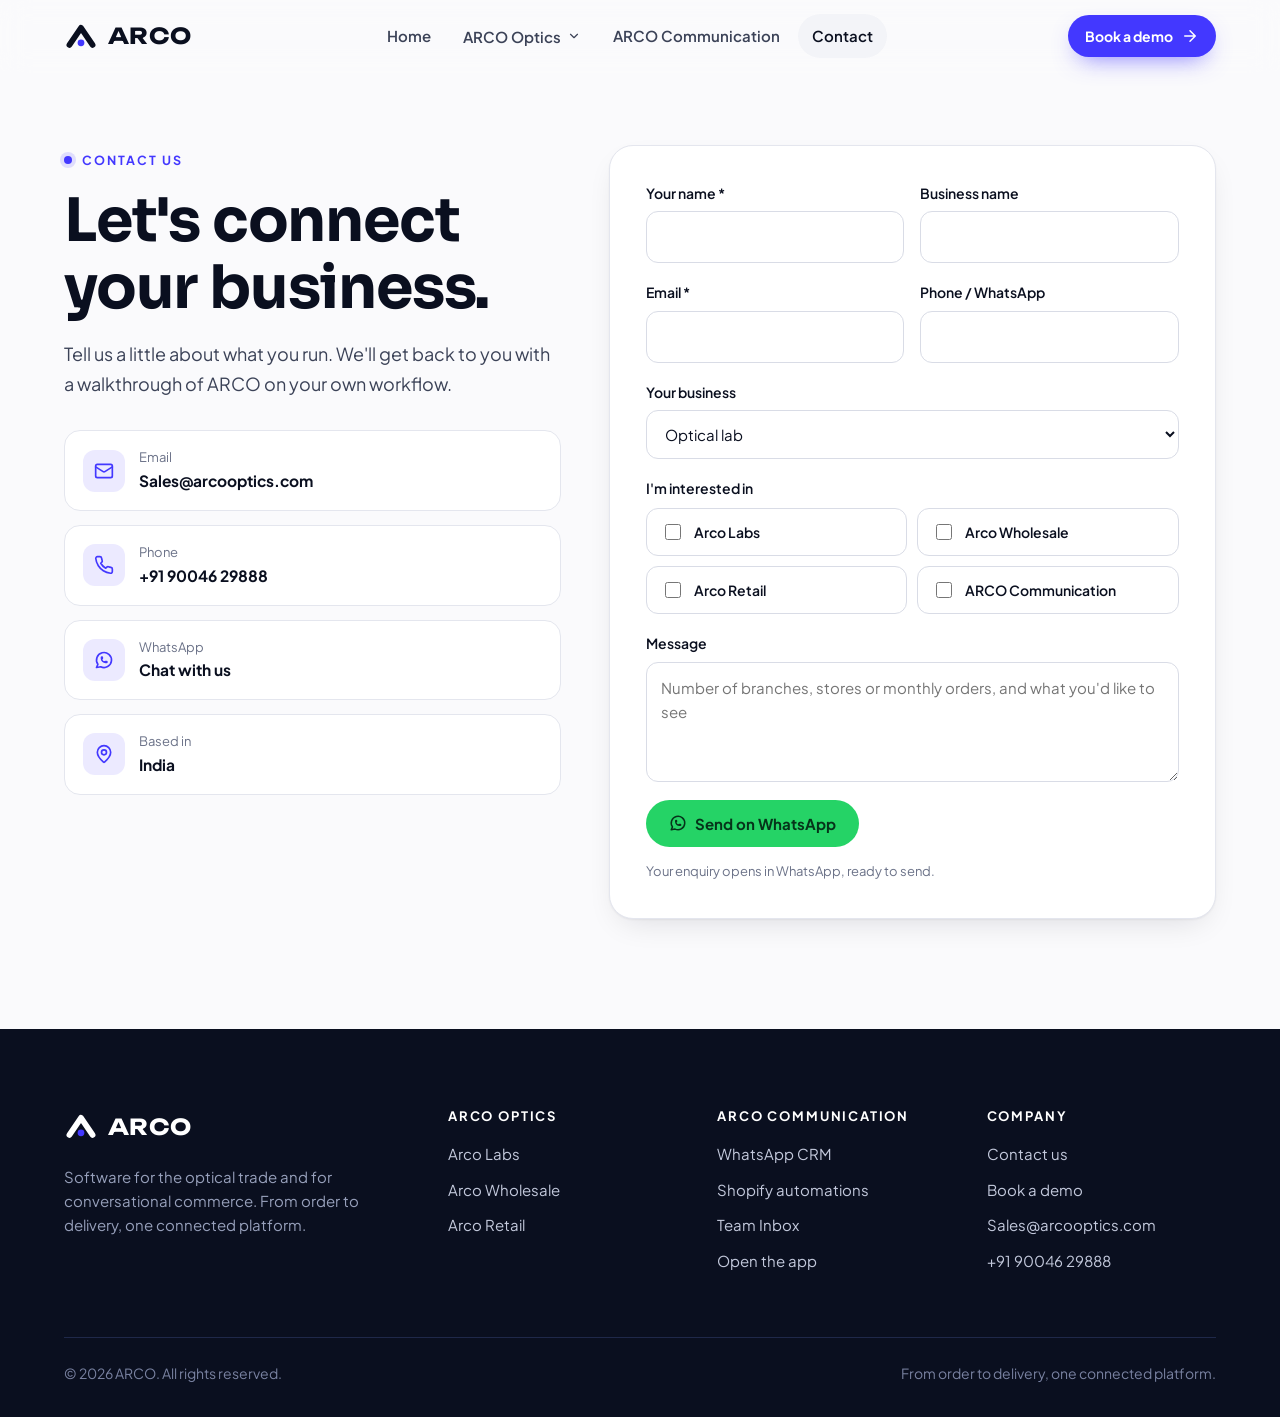
<file: contact.html>
<!doctype html>
<html lang="en" class="no-js">
<head>
  <meta charset="utf-8" />
  <meta name="viewport" content="width=device-width, initial-scale=1" />
  <title>Contact ARCO — Book a Demo</title>
  <meta name="description" content="Talk to ARCO about Arco Labs, Arco Wholesale, Arco Retail or ARCO Communication and book a demo." />
  <meta property="og:title" content="Contact ARCO — Book a Demo" />
  <meta property="og:description" content="Talk to ARCO about Arco Labs, Arco Wholesale, Arco Retail or ARCO Communication and book a demo." />
  <meta name="theme-color" content="#0a0f1f" />
  <link rel="icon" type="image/svg+xml" href="assets/favicon.svg" />
  <link rel="preconnect" href="https://fonts.googleapis.com" />
  <link rel="preconnect" href="https://fonts.gstatic.com" crossorigin />
  <link href="https://fonts.googleapis.com/css2?family=Plus+Jakarta+Sans:wght@400;500;600;700;800&family=Sora:wght@600;700&family=Unbounded:wght@700&display=swap" rel="stylesheet" />
  <link rel="stylesheet" href="assets/styles.css?v=edff0a42" />
</head>
<body>
  <header class="site-header">
    <nav class="container nav" aria-label="Main">
      <a href="index.html" class="logo" aria-label="ARCO home"><svg viewBox="0 0 100 80" aria-hidden="true"><path class="mark-stroke" d="M16 66 50 16 84 66" fill="none" stroke-width="17" stroke-linecap="round" stroke-linejoin="round"/><circle class="dot" cx="50" cy="60" r="10" fill="#4338ff"/></svg><span class="logo-word">ARCO</span></a>
      <ul class="nav-links">
        <li><a class="nav-link" href="index.html">Home</a></li>
        <li class="has-menu">
          <button class="nav-link" aria-expanded="false" aria-haspopup="true">ARCO Optics <svg aria-hidden="true" class="chev"><use href="assets/icons.svg#chev"/></svg></button>
          <div class="menu">
            <a href="labs.html"><span class="menu-icon"><svg aria-hidden="true"><use href="assets/icons.svg#flask"/></svg></span><span><strong>Arco Labs</strong><span>Lab ERP from prescription to dispatch</span></span></a>
            <a href="wholesale.html"><span class="menu-icon"><svg aria-hidden="true"><use href="assets/icons.svg#truck"/></svg></span><span><strong>Arco Wholesale</strong><span>B2B ERP for lens, frame & eyewear distributors</span></span></a>
            <a href="retail.html"><span class="menu-icon"><svg aria-hidden="true"><use href="assets/icons.svg#store"/></svg></span><span><strong>Arco Retail</strong><span>Offline-first app for optical stores</span></span></a>
          </div>
        </li>
        <li><a class="nav-link" href="communication.html">ARCO Communication</a></li>
        <li><a class="nav-link" href="contact.html" aria-current="page">Contact</a></li>
        <li class="mobile-cta"><a class="btn btn-primary" style="width:100%" href="contact.html">Book a demo <svg aria-hidden="true"><use href="assets/icons.svg#arrow"/></svg></a></li>
      </ul>
      <div class="nav-cta">
        <a class="btn btn-primary btn-sm" href="contact.html">Book a demo <svg aria-hidden="true"><use href="assets/icons.svg#arrow"/></svg></a>
        <button class="menu-toggle" aria-label="Open menu" aria-expanded="false"><svg aria-hidden="true"><use href="assets/icons.svg#menu"/></svg></button>
      </div>
    </nav>
  </header>

  <main>

    <section class="section" style="padding-top:72px">
      <div class="container contact-grid">
        <div class="reveal">
          <span class="eyebrow eyebrow-dot">Contact us</span>
          <h1 style="font-size:clamp(36px,5vw,60px);margin-top:16px">Let's connect your business.</h1>
          <p class="lead" style="margin-top:18px">Tell us a little about what you run. We'll get back to you with a walkthrough of ARCO on your own workflow.</p>
          <div class="contact-info">
            <a href="#" data-contact="email"><i><svg aria-hidden="true"><use href="assets/icons.svg#mail"/></svg></i><span><small>Email</small><b data-contact-text>—</b></span></a>
            <a href="#" data-contact="phone"><i><svg aria-hidden="true"><use href="assets/icons.svg#phone"/></svg></i><span><small>Phone</small><b data-contact-text>—</b></span></a>
            <a href="#" data-contact="whatsapp" target="_blank" rel="noopener"><i><svg aria-hidden="true"><use href="assets/icons.svg#whatsapp"/></svg></i><span><small>WhatsApp</small><b>Chat with us</b></span></a>
            <div><i><svg aria-hidden="true"><use href="assets/icons.svg#map-pin"/></svg></i><span><small>Based in</small><b data-contact="address">India</b></span></div>
          </div>
        </div>
        <form class="form reveal" id="contact-form" novalidate>
          <div class="form-row">
            <div class="field"><label for="f-name">Your name *</label><input id="f-name" name="name" required autocomplete="name" /></div>
            <div class="field"><label for="f-company">Business name</label><input id="f-company" name="company" autocomplete="organization" /></div>
          </div>
          <div class="form-row">
            <div class="field"><label for="f-email">Email *</label><input id="f-email" name="email" type="email" required autocomplete="email" /></div>
            <div class="field"><label for="f-phone">Phone / WhatsApp</label><input id="f-phone" name="phone" type="tel" autocomplete="tel" /></div>
          </div>
          <div class="field">
            <label for="f-type">Your business</label>
            <select id="f-type" name="type">
              <option>Optical lab</option>
              <option>Optical wholesaler / distributor</option>
              <option>Optical store</option>
              <option>Shopify / D2C brand</option>
              <option>Other</option>
            </select>
          </div>
          <div class="field" style="margin-bottom:8px"><label>I'm interested in</label></div>
          <div class="interest">
            <label><input type="checkbox" name="interest" value="Arco Labs" /> Arco Labs</label><label><input type="checkbox" name="interest" value="Arco Wholesale" /> Arco Wholesale</label><label><input type="checkbox" name="interest" value="Arco Retail" /> Arco Retail</label><label><input type="checkbox" name="interest" value="ARCO Communication" /> ARCO Communication</label>
          </div>
          <div class="field"><label for="f-msg">Message</label><textarea id="f-msg" name="message" placeholder="Number of branches, stores or monthly orders, and what you'd like to see"></textarea></div>
          <div style="display:flex;gap:12px;flex-wrap:wrap">
            <button class="btn btn-wa" type="submit"><svg aria-hidden="true"><use href="assets/icons.svg#whatsapp"/></svg> Send on WhatsApp</button>
          </div>
          <p class="form-note">Your enquiry opens in WhatsApp, ready to send.</p>
          <div class="form-success" role="status">Thanks! Your message is ready to send in the app that just opened.</div>
        </form>
      </div>
    </section>

  </main>

  <footer class="site-footer on-dark">
    <div class="container">
      <div class="footer-grid">
        <div>
          <a href="index.html" class="logo"><svg viewBox="0 0 100 80" aria-hidden="true"><path class="mark-stroke" d="M16 66 50 16 84 66" fill="none" stroke-width="17" stroke-linecap="round" stroke-linejoin="round"/><circle class="dot" cx="50" cy="60" r="10" fill="#4338ff"/></svg><span class="logo-word">ARCO</span></a>
          <p>Software for the optical trade and for conversational commerce. From order to delivery, one connected platform.</p>
        </div>
        <div>
          <h4>ARCO Optics</h4>
          <ul><li><a href="labs.html">Arco Labs</a></li><li><a href="wholesale.html">Arco Wholesale</a></li><li><a href="retail.html">Arco Retail</a></li></ul>
        </div>
        <div>
          <h4>ARCO Communication</h4>
          <ul>
            <li><a href="communication.html">WhatsApp CRM</a></li>
            <li><a href="communication.html#shopify">Shopify automations</a></li>
            <li><a href="communication.html#inbox">Team Inbox</a></li>
            <li><a href="https://arco-communication.vercel.app" target="_blank" rel="noopener">Open the app</a></li>
          </ul>
        </div>
        <div>
          <h4>Company</h4>
          <ul>
            <li><a href="contact.html">Contact us</a></li>
            <li><a href="contact.html">Book a demo</a></li>
            <li><a href="#" data-contact="email"></a></li>
            <li><a href="#" data-contact="phone"></a></li>
          </ul>
        </div>
      </div>
      <div class="footer-bottom">
        <span>© <span data-year>2026</span> ARCO. All rights reserved.</span>
        <span>From order to delivery, one connected platform.</span>
      </div>
    </div>
  </footer>
  <script src="assets/main.js?v=cafa020f" defer></script>
</body>
</html>
</file>
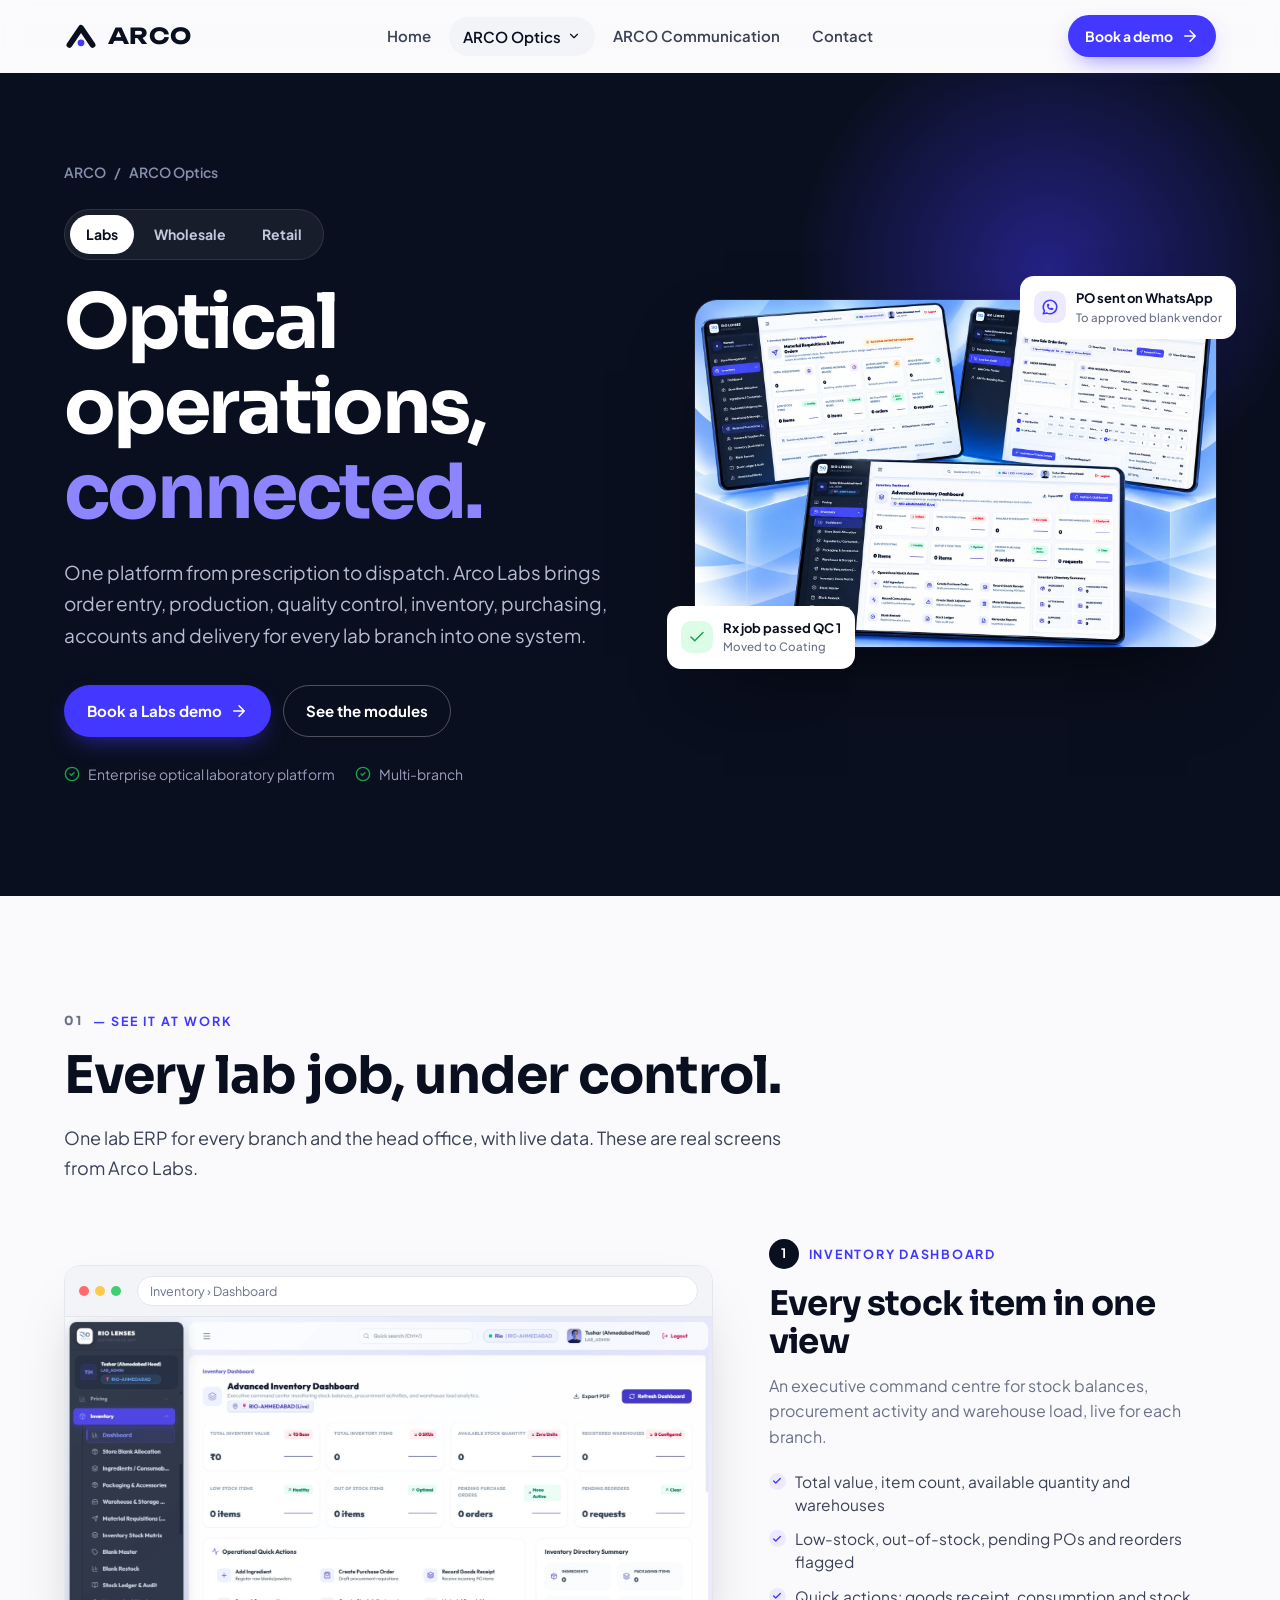
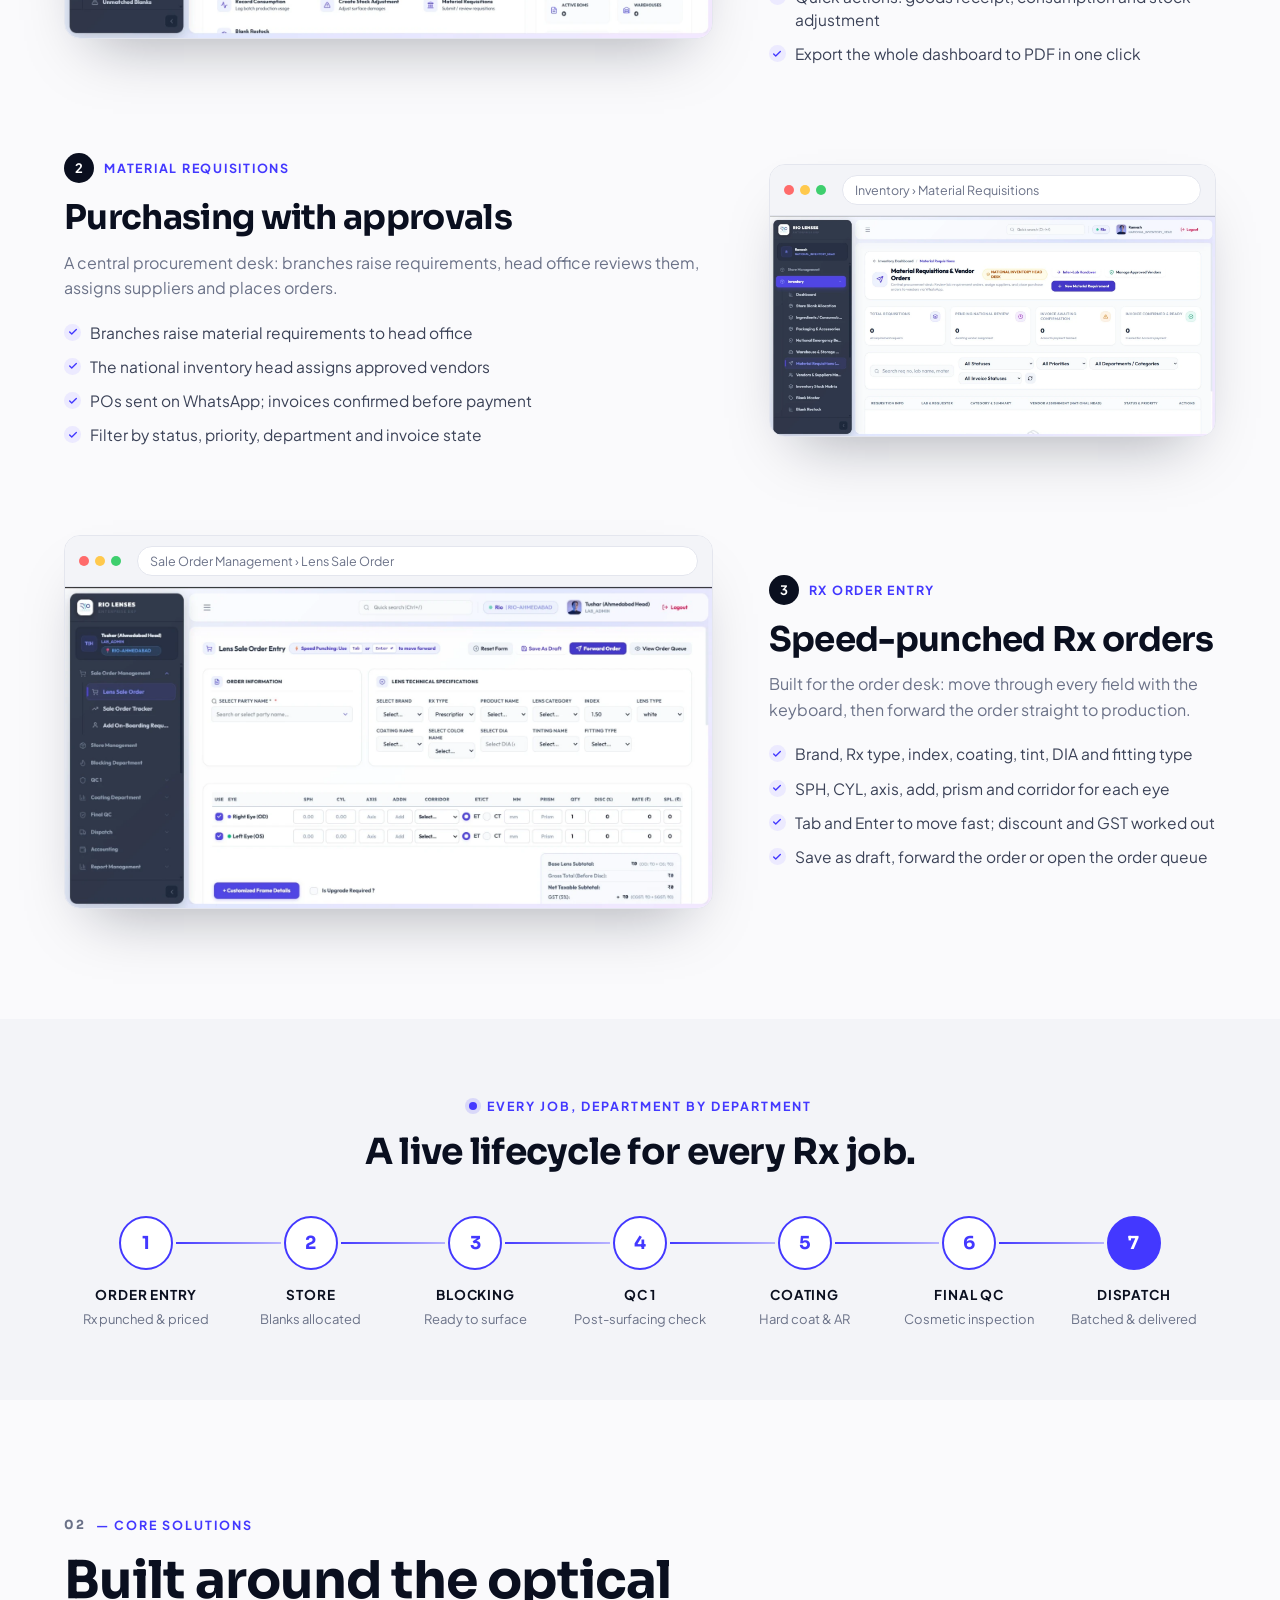
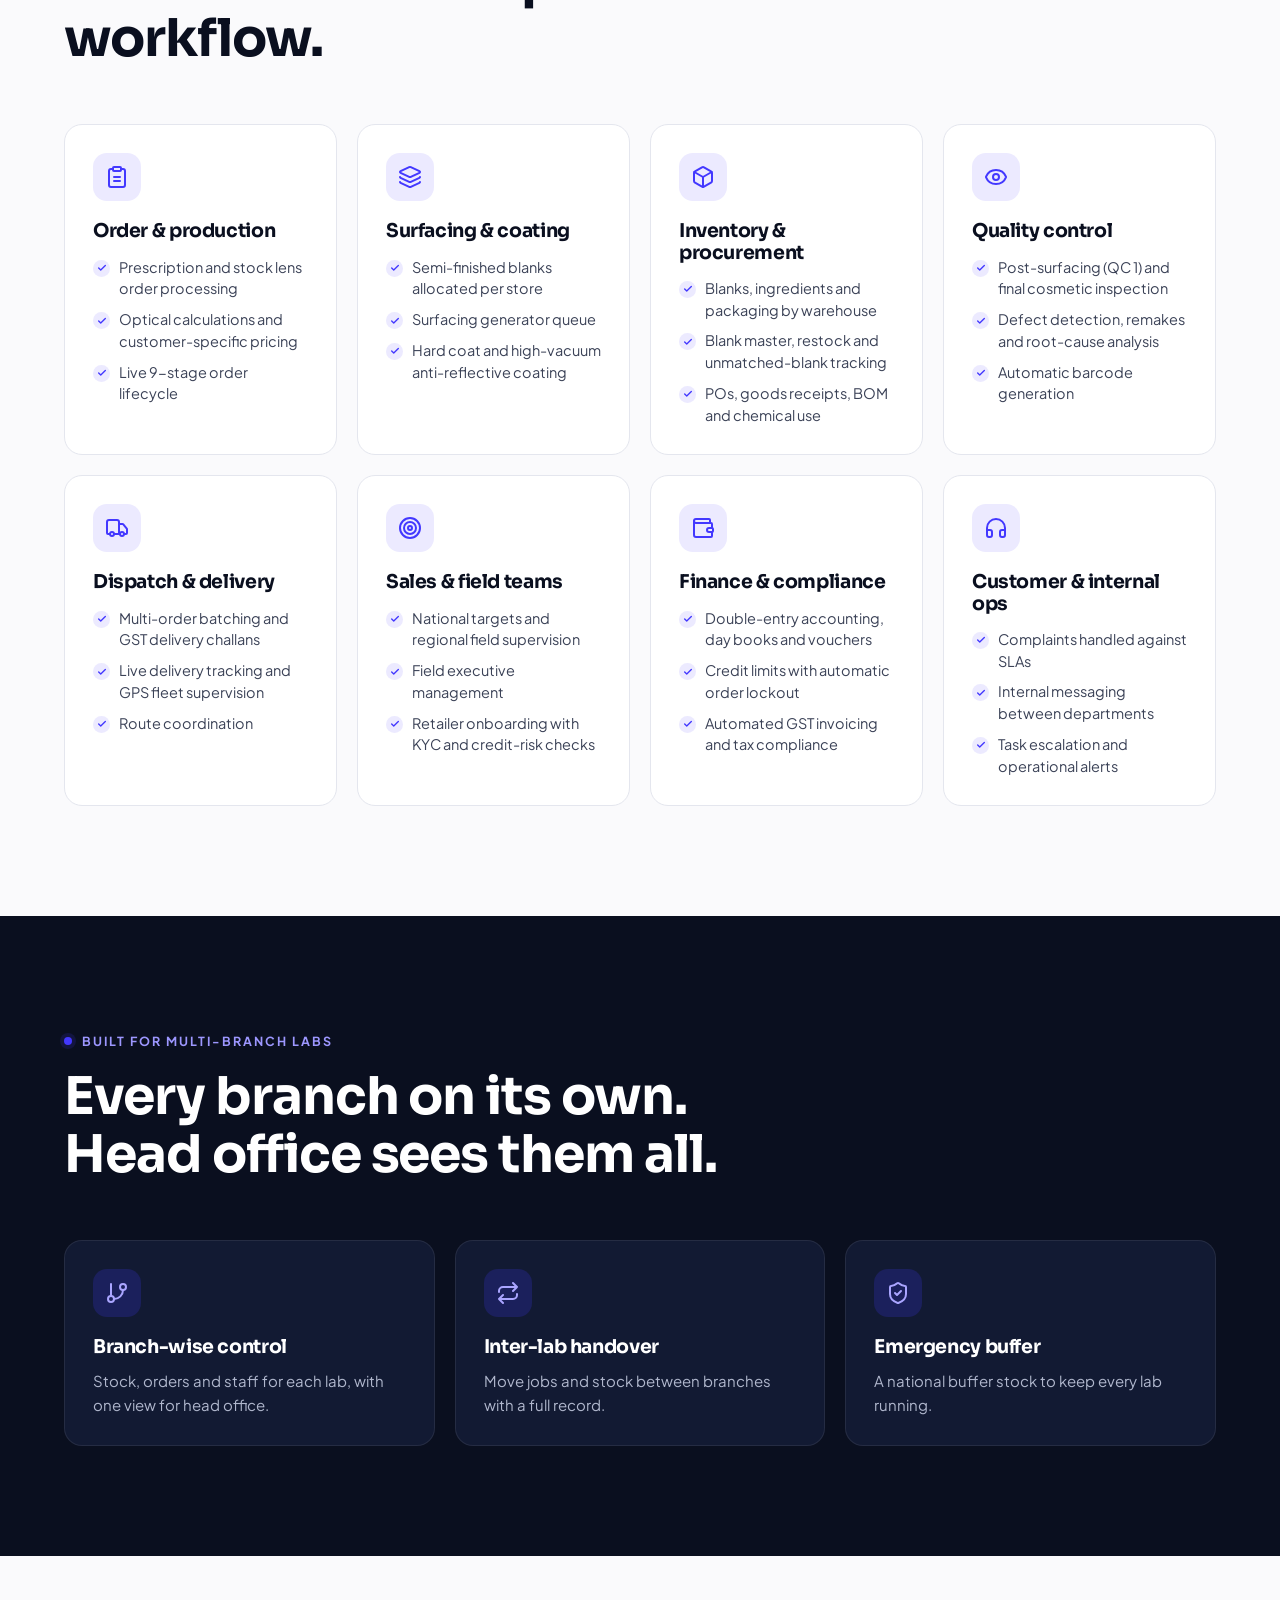
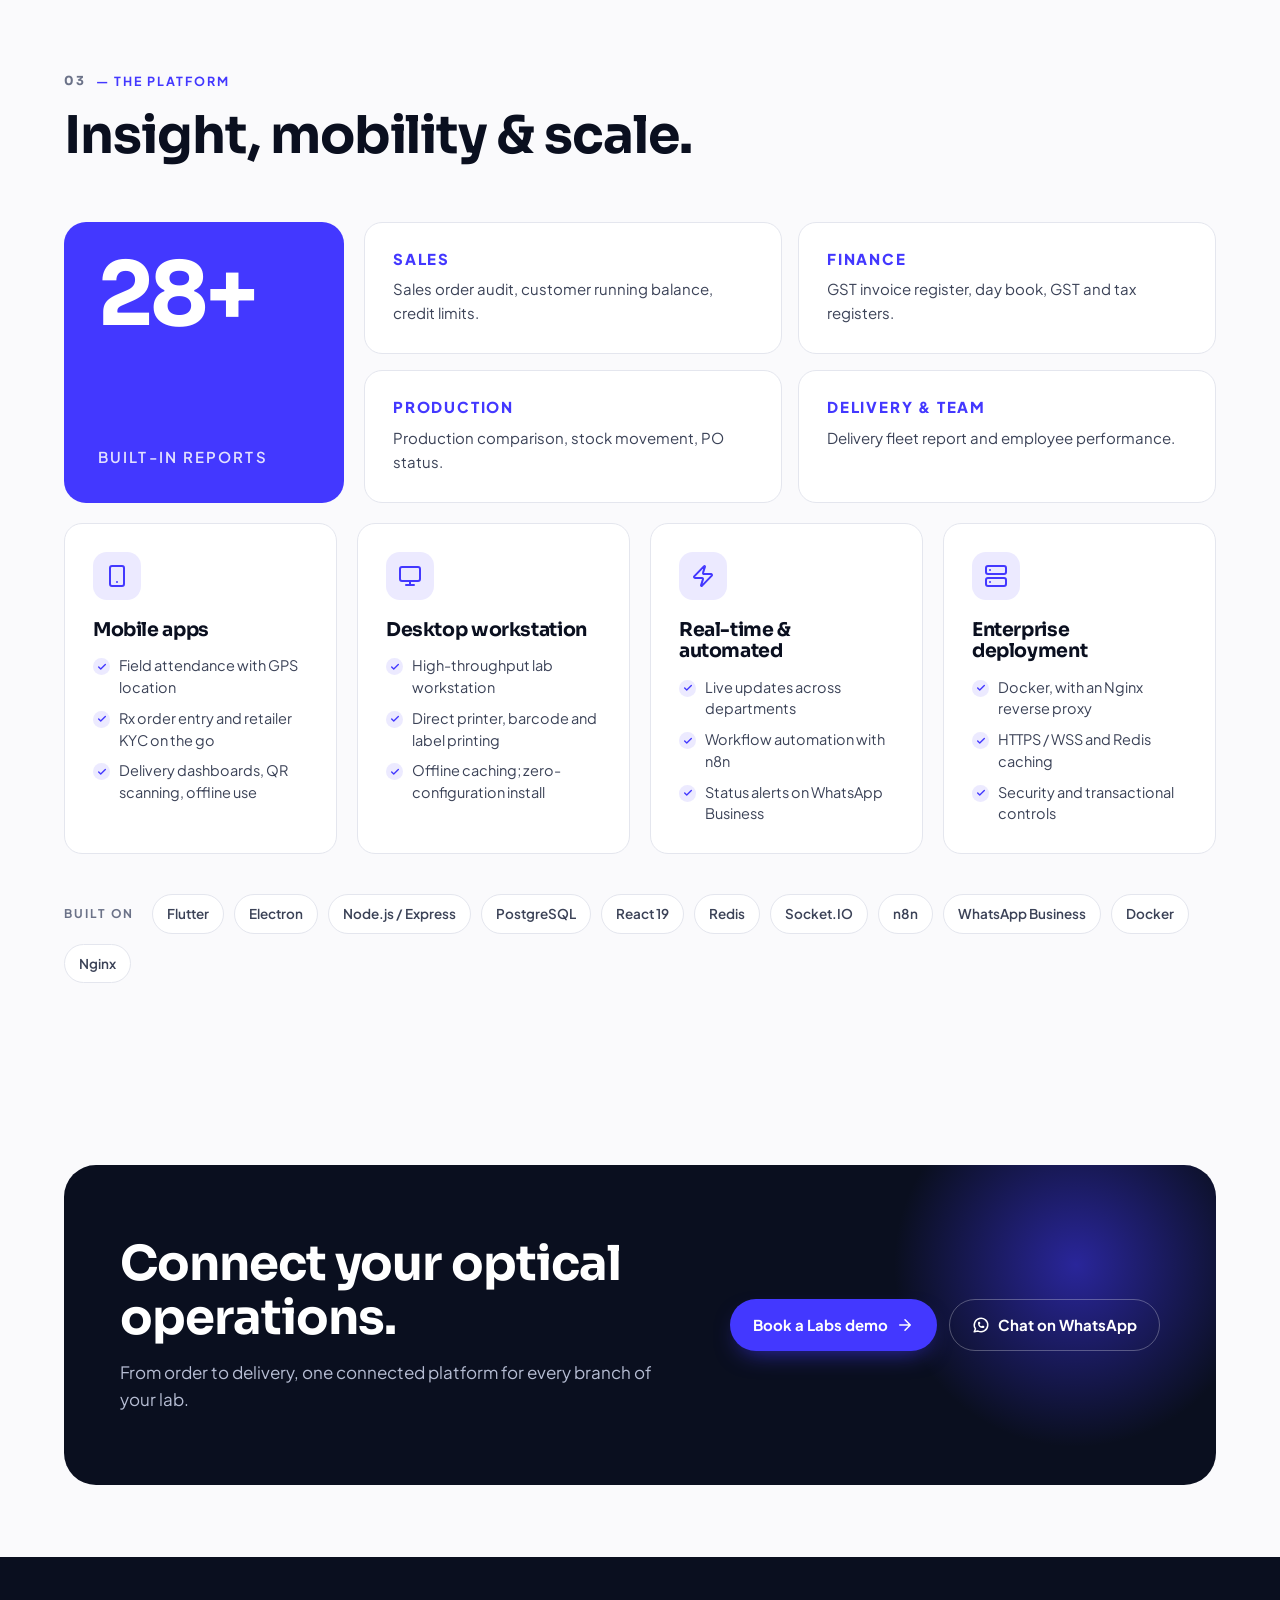
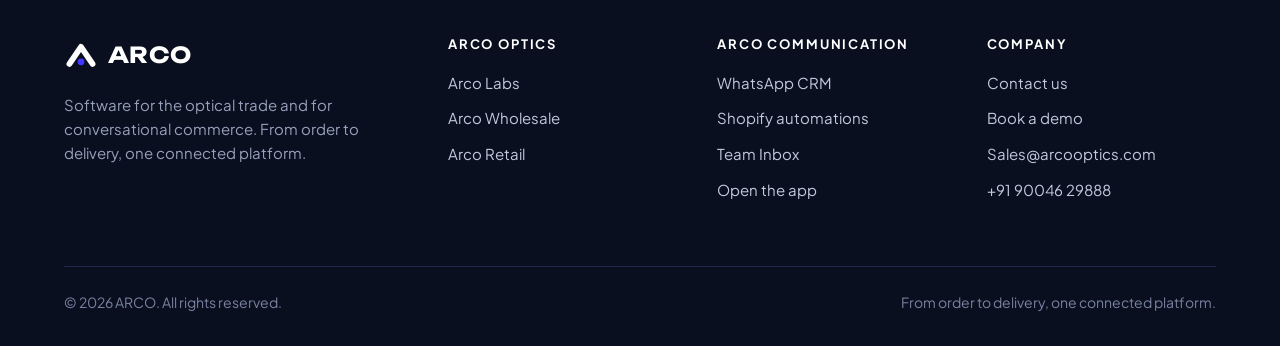
<file: labs.html>
<!doctype html>
<html lang="en" class="no-js">
<head>
  <meta charset="utf-8" />
  <meta name="viewport" content="width=device-width, initial-scale=1" />
  <title>Arco Labs — Enterprise Optical Laboratory ERP | ARCO Optics</title>
  <meta name="description" content="Arco Labs brings Rx order entry, production, quality control, inventory, purchasing, accounts and delivery for every lab branch into one system." />
  <meta property="og:title" content="Arco Labs — Enterprise Optical Laboratory ERP | ARCO Optics" />
  <meta property="og:description" content="Arco Labs brings Rx order entry, production, quality control, inventory, purchasing, accounts and delivery for every lab branch into one system." />
  <meta name="theme-color" content="#0a0f1f" />
  <link rel="icon" type="image/svg+xml" href="assets/favicon.svg" />
  <link rel="preconnect" href="https://fonts.googleapis.com" />
  <link rel="preconnect" href="https://fonts.gstatic.com" crossorigin />
  <link href="https://fonts.googleapis.com/css2?family=Plus+Jakarta+Sans:wght@400;500;600;700;800&family=Sora:wght@600;700&family=Unbounded:wght@700&display=swap" rel="stylesheet" />
  <link rel="stylesheet" href="assets/styles.css?v=edff0a42" />
</head>
<body>
  <header class="site-header">
    <nav class="container nav" aria-label="Main">
      <a href="index.html" class="logo" aria-label="ARCO home"><svg viewBox="0 0 100 80" aria-hidden="true"><path class="mark-stroke" d="M16 66 50 16 84 66" fill="none" stroke-width="17" stroke-linecap="round" stroke-linejoin="round"/><circle class="dot" cx="50" cy="60" r="10" fill="#4338ff"/></svg><span class="logo-word">ARCO</span></a>
      <ul class="nav-links">
        <li><a class="nav-link" href="index.html">Home</a></li>
        <li class="has-menu">
          <button class="nav-link active" aria-expanded="false" aria-haspopup="true">ARCO Optics <svg aria-hidden="true" class="chev"><use href="assets/icons.svg#chev"/></svg></button>
          <div class="menu">
            <a href="labs.html" aria-current="page"><span class="menu-icon"><svg aria-hidden="true"><use href="assets/icons.svg#flask"/></svg></span><span><strong>Arco Labs</strong><span>Lab ERP from prescription to dispatch</span></span></a>
            <a href="wholesale.html"><span class="menu-icon"><svg aria-hidden="true"><use href="assets/icons.svg#truck"/></svg></span><span><strong>Arco Wholesale</strong><span>B2B ERP for lens, frame & eyewear distributors</span></span></a>
            <a href="retail.html"><span class="menu-icon"><svg aria-hidden="true"><use href="assets/icons.svg#store"/></svg></span><span><strong>Arco Retail</strong><span>Offline-first app for optical stores</span></span></a>
          </div>
        </li>
        <li><a class="nav-link" href="communication.html">ARCO Communication</a></li>
        <li><a class="nav-link" href="contact.html">Contact</a></li>
        <li class="mobile-cta"><a class="btn btn-primary" style="width:100%" href="contact.html">Book a demo <svg aria-hidden="true"><use href="assets/icons.svg#arrow"/></svg></a></li>
      </ul>
      <div class="nav-cta">
        <a class="btn btn-primary btn-sm" href="contact.html">Book a demo <svg aria-hidden="true"><use href="assets/icons.svg#arrow"/></svg></a>
        <button class="menu-toggle" aria-label="Open menu" aria-expanded="false"><svg aria-hidden="true"><use href="assets/icons.svg#menu"/></svg></button>
      </div>
    </nav>
  </header>

  <main>

    <section class="hero hero-dark on-dark">
      <div class="container hero-grid">
        <div>
          <div class="crumbs"><a href="index.html">ARCO</a> / <span>ARCO Optics</span></div>
          
          <div class="subnav" aria-label="ARCO Optics products">
            <a href="labs.html" aria-current="page">Labs</a>
            <a href="wholesale.html">Wholesale</a>
            <a href="retail.html">Retail</a>
          </div>
          <h1>Optical operations, <span class="accent" style="color:#8c85ff">connected.</span></h1>
          <p class="lead">One platform from prescription to dispatch. Arco Labs brings order entry, production, quality control, inventory, purchasing, accounts and delivery for every lab branch into one system.</p>
          <div class="hero-actions">
            <a class="btn btn-primary" href="contact.html?product=Arco%20Labs">Book a Labs demo <svg aria-hidden="true"><use href="assets/icons.svg#arrow"/></svg></a>
            <a class="btn btn-outline-light" href="#solutions">See the modules</a>
          </div>
          <div class="hero-note"><span><svg aria-hidden="true"><use href="assets/icons.svg#check-circle"/></svg> Enterprise optical laboratory platform</span><span><svg aria-hidden="true"><use href="assets/icons.svg#check-circle"/></svg> Multi-branch</span></div>
        </div>
        <div class="hero-panel">

          <button class="hero-shot" type="button" data-zoom="assets/img/labs/labs-showcase.webp" data-zoom-alt="Arco Labs on three screens: inventory dashboard, material requisitions and lens sale order entry">
            <img src="assets/img/labs/labs-showcase.webp" width="1536" height="1024" alt="Arco Labs on three screens: inventory dashboard, material requisitions and lens sale order entry" fetchpriority="high" />
          </button>
          <div class="float-card fc1"><i><svg aria-hidden="true"><use href="assets/icons.svg#check"/></svg></i><div>Rx job passed QC 1<small>Moved to Coating</small></div></div>
          <div class="float-card fc2"><i><svg aria-hidden="true"><use href="assets/icons.svg#whatsapp"/></svg></i><div>PO sent on WhatsApp<small>To approved blank vendor</small></div></div>
        </div>
      </div>
    </section>

    <section class="section">
      <div class="container">
        <div class="section-head reveal">
          <span class="eyebrow"><span class="num">01</span> — See it at work</span>
          <h2>Every lab job, under control.</h2>
          <p class="lead">One lab ERP for every branch and the head office, with live data. These are real screens from Arco Labs.</p>
        </div>
        <div class="feature-rows">

          <article class="feature-row reveal">
            <button class="shot" type="button" data-zoom="assets/img/labs/inventory-dashboard.webp" data-zoom-alt="Arco Labs Advanced Inventory Dashboard with stock value, items, quantity, warehouses and quick actions">
              <span class="shot-bar"><i></i><i></i><i></i><span>Inventory › Dashboard</span></span>
              <img src="assets/img/labs/inventory-dashboard.webp" width="1600" height="792" alt="Arco Labs Advanced Inventory Dashboard with stock value, items, quantity, warehouses and quick actions" loading="lazy" />
              <span class="shot-zoom"><svg aria-hidden="true"><use href="assets/icons.svg#scan"/></svg> Click to enlarge</span>
            </button>
            <div class="feature-text">
              <span class="kicker"><span class="step">1</span>Inventory dashboard</span>
              <h3>Every stock item in one view</h3>
              <p class="muted">An executive command centre for stock balances, procurement activity and warehouse load, live for each branch.</p>
              <ul class="ticks"><li>Total value, item count, available quantity and warehouses</li><li>Low-stock, out-of-stock, pending POs and reorders flagged</li><li>Quick actions: goods receipt, consumption and stock adjustment</li><li>Export the whole dashboard to PDF in one click</li></ul>
            </div>
          </article>

          <article class="feature-row reverse reveal">
            <button class="shot" type="button" data-zoom="assets/img/labs/material-requisitions.webp" data-zoom-alt="Arco Labs Material Requisitions and Vendor Orders desk for the national inventory head">
              <span class="shot-bar"><i></i><i></i><i></i><span>Inventory › Material Requisitions</span></span>
              <img src="assets/img/labs/material-requisitions.webp" width="1600" height="792" alt="Arco Labs Material Requisitions and Vendor Orders desk for the national inventory head" loading="lazy" />
              <span class="shot-zoom"><svg aria-hidden="true"><use href="assets/icons.svg#scan"/></svg> Click to enlarge</span>
            </button>
            <div class="feature-text">
              <span class="kicker"><span class="step">2</span>Material requisitions</span>
              <h3>Purchasing with approvals</h3>
              <p class="muted">A central procurement desk: branches raise requirements, head office reviews them, assigns suppliers and places orders.</p>
              <ul class="ticks"><li>Branches raise material requirements to head office</li><li>The national inventory head assigns approved vendors</li><li>POs sent on WhatsApp; invoices confirmed before payment</li><li>Filter by status, priority, department and invoice state</li></ul>
            </div>
          </article>

          <article class="feature-row reveal">
            <button class="shot" type="button" data-zoom="assets/img/labs/lens-sale-order.webp" data-zoom-alt="Arco Labs Lens Sale Order Entry with lens specifications and right and left eye prescription rows">
              <span class="shot-bar"><i></i><i></i><i></i><span>Sale Order Management › Lens Sale Order</span></span>
              <img src="assets/img/labs/lens-sale-order.webp" width="1600" height="792" alt="Arco Labs Lens Sale Order Entry with lens specifications and right and left eye prescription rows" loading="lazy" />
              <span class="shot-zoom"><svg aria-hidden="true"><use href="assets/icons.svg#scan"/></svg> Click to enlarge</span>
            </button>
            <div class="feature-text">
              <span class="kicker"><span class="step">3</span>Rx order entry</span>
              <h3>Speed-punched Rx orders</h3>
              <p class="muted">Built for the order desk: move through every field with the keyboard, then forward the order straight to production.</p>
              <ul class="ticks"><li>Brand, Rx type, index, coating, tint, DIA and fitting type</li><li>SPH, CYL, axis, add, prism and corridor for each eye</li><li>Tab and Enter to move fast; discount and GST worked out</li><li>Save as draft, forward the order or open the order queue</li></ul>
            </div>
          </article>
        </div>
      </div>
    </section>

    <section class="section-sm section-tint">
      <div class="container">
        <div class="section-head center reveal" style="margin-bottom:44px">
          <span class="eyebrow eyebrow-dot">Every job, department by department</span>
          <h2 style="font-size:clamp(26px,3vw,36px)">A live lifecycle for every Rx job.</h2>
        </div>
        <div class="reveal"><div class="pipeline" style="--n:7"><div class="pipe-step"><span class="dot">1</span><b>Order entry</b><small>Rx punched & priced</small></div><div class="pipe-step"><span class="dot">2</span><b>Store</b><small>Blanks allocated</small></div><div class="pipe-step"><span class="dot">3</span><b>Blocking</b><small>Ready to surface</small></div><div class="pipe-step"><span class="dot">4</span><b>QC 1</b><small>Post-surfacing check</small></div><div class="pipe-step"><span class="dot">5</span><b>Coating</b><small>Hard coat & AR</small></div><div class="pipe-step"><span class="dot">6</span><b>Final QC</b><small>Cosmetic inspection</small></div><div class="pipe-step"><span class="dot">7</span><b>Dispatch</b><small>Batched & delivered</small></div></div></div>
      </div>
    </section>

    <section class="section" id="solutions">
      <div class="container">
        <div class="section-head reveal">
          <span class="eyebrow"><span class="num">02</span> — Core solutions</span>
          <h2>Built around the optical workflow.</h2>
        </div>
        <div class="grid-4">
          <div class="card reveal"><div class="ic"><svg aria-hidden="true"><use href="assets/icons.svg#clipboard"/></svg></div><h3>Order &amp; production</h3><ul class="ticks"><li>Prescription and stock lens order processing</li><li>Optical calculations and customer-specific pricing</li><li>Live 9-stage order lifecycle</li></ul></div>
          <div class="card reveal"><div class="ic"><svg aria-hidden="true"><use href="assets/icons.svg#layers"/></svg></div><h3>Surfacing &amp; coating</h3><ul class="ticks"><li>Semi-finished blanks allocated per store</li><li>Surfacing generator queue</li><li>Hard coat and high-vacuum anti-reflective coating</li></ul></div>
          <div class="card reveal"><div class="ic"><svg aria-hidden="true"><use href="assets/icons.svg#box"/></svg></div><h3>Inventory &amp; procurement</h3><ul class="ticks"><li>Blanks, ingredients and packaging by warehouse</li><li>Blank master, restock and unmatched-blank tracking</li><li>POs, goods receipts, BOM and chemical use</li></ul></div>
          <div class="card reveal"><div class="ic"><svg aria-hidden="true"><use href="assets/icons.svg#eye"/></svg></div><h3>Quality control</h3><ul class="ticks"><li>Post-surfacing (QC 1) and final cosmetic inspection</li><li>Defect detection, remakes and root-cause analysis</li><li>Automatic barcode generation</li></ul></div>
          <div class="card reveal"><div class="ic"><svg aria-hidden="true"><use href="assets/icons.svg#truck"/></svg></div><h3>Dispatch &amp; delivery</h3><ul class="ticks"><li>Multi-order batching and GST delivery challans</li><li>Live delivery tracking and GPS fleet supervision</li><li>Route coordination</li></ul></div>
          <div class="card reveal"><div class="ic"><svg aria-hidden="true"><use href="assets/icons.svg#target"/></svg></div><h3>Sales &amp; field teams</h3><ul class="ticks"><li>National targets and regional field supervision</li><li>Field executive management</li><li>Retailer onboarding with KYC and credit-risk checks</li></ul></div>
          <div class="card reveal"><div class="ic"><svg aria-hidden="true"><use href="assets/icons.svg#wallet"/></svg></div><h3>Finance &amp; compliance</h3><ul class="ticks"><li>Double-entry accounting, day books and vouchers</li><li>Credit limits with automatic order lockout</li><li>Automated GST invoicing and tax compliance</li></ul></div>
          <div class="card reveal"><div class="ic"><svg aria-hidden="true"><use href="assets/icons.svg#headset"/></svg></div><h3>Customer &amp; internal ops</h3><ul class="ticks"><li>Complaints handled against SLAs</li><li>Internal messaging between departments</li><li>Task escalation and operational alerts</li></ul></div>
        </div>
      </div>
    </section>

    <section class="section section-dark on-dark">
      <div class="container">
        <div class="section-head reveal">
          <span class="eyebrow eyebrow-dot">Built for multi-branch labs</span>
          <h2>Every branch on its own. Head office sees them all.</h2>
        </div>
        <div class="grid-3">
          <div class="card reveal"><div class="ic"><svg aria-hidden="true"><use href="assets/icons.svg#branch"/></svg></div><h3>Branch-wise control</h3><p>Stock, orders and staff for each lab, with one view for head office.</p></div>
          <div class="card reveal"><div class="ic"><svg aria-hidden="true"><use href="assets/icons.svg#repeat"/></svg></div><h3>Inter-lab handover</h3><p>Move jobs and stock between branches with a full record.</p></div>
          <div class="card reveal"><div class="ic"><svg aria-hidden="true"><use href="assets/icons.svg#shield"/></svg></div><h3>Emergency buffer</h3><p>A national buffer stock to keep every lab running.</p></div>
        </div>
      </div>
    </section>

    <section class="section">
      <div class="container">
        <div class="section-head reveal">
          <span class="eyebrow"><span class="num">03</span> — The platform</span>
          <h2>Insight, mobility &amp; scale.</h2>
        </div>
        <div class="reports reveal">
          <div class="reports-count"><b>28+</b><span>Built-in reports</span></div>
          <div class="reports-grid">
            <div class="card"><h3>Sales</h3><p>Sales order audit, customer running balance, credit limits.</p></div>
            <div class="card"><h3>Finance</h3><p>GST invoice register, day book, GST and tax registers.</p></div>
            <div class="card"><h3>Production</h3><p>Production comparison, stock movement, PO status.</p></div>
            <div class="card"><h3>Delivery &amp; team</h3><p>Delivery fleet report and employee performance.</p></div>
          </div>
        </div>
        <div class="grid-4" style="margin-top:20px">
          <div class="card reveal"><div class="ic"><svg aria-hidden="true"><use href="assets/icons.svg#smartphone"/></svg></div><h3>Mobile apps</h3><ul class="ticks"><li>Field attendance with GPS location</li><li>Rx order entry and retailer KYC on the go</li><li>Delivery dashboards, QR scanning, offline use</li></ul></div>
          <div class="card reveal"><div class="ic"><svg aria-hidden="true"><use href="assets/icons.svg#monitor"/></svg></div><h3>Desktop workstation</h3><ul class="ticks"><li>High-throughput lab workstation</li><li>Direct printer, barcode and label printing</li><li>Offline caching; zero-configuration install</li></ul></div>
          <div class="card reveal"><div class="ic"><svg aria-hidden="true"><use href="assets/icons.svg#zap"/></svg></div><h3>Real-time &amp; automated</h3><ul class="ticks"><li>Live updates across departments</li><li>Workflow automation with n8n</li><li>Status alerts on WhatsApp Business</li></ul></div>
          <div class="card reveal"><div class="ic"><svg aria-hidden="true"><use href="assets/icons.svg#server"/></svg></div><h3>Enterprise deployment</h3><ul class="ticks"><li>Docker, with an Nginx reverse proxy</li><li>HTTPS / WSS and Redis caching</li><li>Security and transactional controls</li></ul></div>
        </div>
        <div class="tech reveal" style="margin-top:40px"><span class="lbl">Built on</span><span class="chip">Flutter</span><span class="chip">Electron</span><span class="chip">Node.js / Express</span><span class="chip">PostgreSQL</span><span class="chip">React 19</span><span class="chip">Redis</span><span class="chip">Socket.IO</span><span class="chip">n8n</span><span class="chip">WhatsApp Business</span><span class="chip">Docker</span><span class="chip">Nginx</span></div>
      </div>
    </section>

    <section class="section-sm">
      <div class="container">
        <div class="cta-band reveal">
          <div>
            <h2>Connect your optical operations.</h2>
            <p>From order to delivery, one connected platform for every branch of your lab.</p>
          </div>
          <div class="cta-actions">
            <a class="btn btn-primary" href="contact.html?product=Arco%20Labs">Book a Labs demo <svg aria-hidden="true"><use href="assets/icons.svg#arrow"/></svg></a>
            <a class="btn btn-outline-light" href="#" data-contact="whatsapp"><svg aria-hidden="true"><use href="assets/icons.svg#whatsapp"/></svg> Chat on WhatsApp</a>
          </div>
        </div>
      </div>
    </section>

  </main>

  <footer class="site-footer on-dark">
    <div class="container">
      <div class="footer-grid">
        <div>
          <a href="index.html" class="logo"><svg viewBox="0 0 100 80" aria-hidden="true"><path class="mark-stroke" d="M16 66 50 16 84 66" fill="none" stroke-width="17" stroke-linecap="round" stroke-linejoin="round"/><circle class="dot" cx="50" cy="60" r="10" fill="#4338ff"/></svg><span class="logo-word">ARCO</span></a>
          <p>Software for the optical trade and for conversational commerce. From order to delivery, one connected platform.</p>
        </div>
        <div>
          <h4>ARCO Optics</h4>
          <ul><li><a href="labs.html">Arco Labs</a></li><li><a href="wholesale.html">Arco Wholesale</a></li><li><a href="retail.html">Arco Retail</a></li></ul>
        </div>
        <div>
          <h4>ARCO Communication</h4>
          <ul>
            <li><a href="communication.html">WhatsApp CRM</a></li>
            <li><a href="communication.html#shopify">Shopify automations</a></li>
            <li><a href="communication.html#inbox">Team Inbox</a></li>
            <li><a href="https://arco-communication.vercel.app" target="_blank" rel="noopener">Open the app</a></li>
          </ul>
        </div>
        <div>
          <h4>Company</h4>
          <ul>
            <li><a href="contact.html">Contact us</a></li>
            <li><a href="contact.html">Book a demo</a></li>
            <li><a href="#" data-contact="email"></a></li>
            <li><a href="#" data-contact="phone"></a></li>
          </ul>
        </div>
      </div>
      <div class="footer-bottom">
        <span>© <span data-year>2026</span> ARCO. All rights reserved.</span>
        <span>From order to delivery, one connected platform.</span>
      </div>
    </div>
  </footer>
  <script src="assets/main.js?v=cafa020f" defer></script>
</body>
</html>
</file>
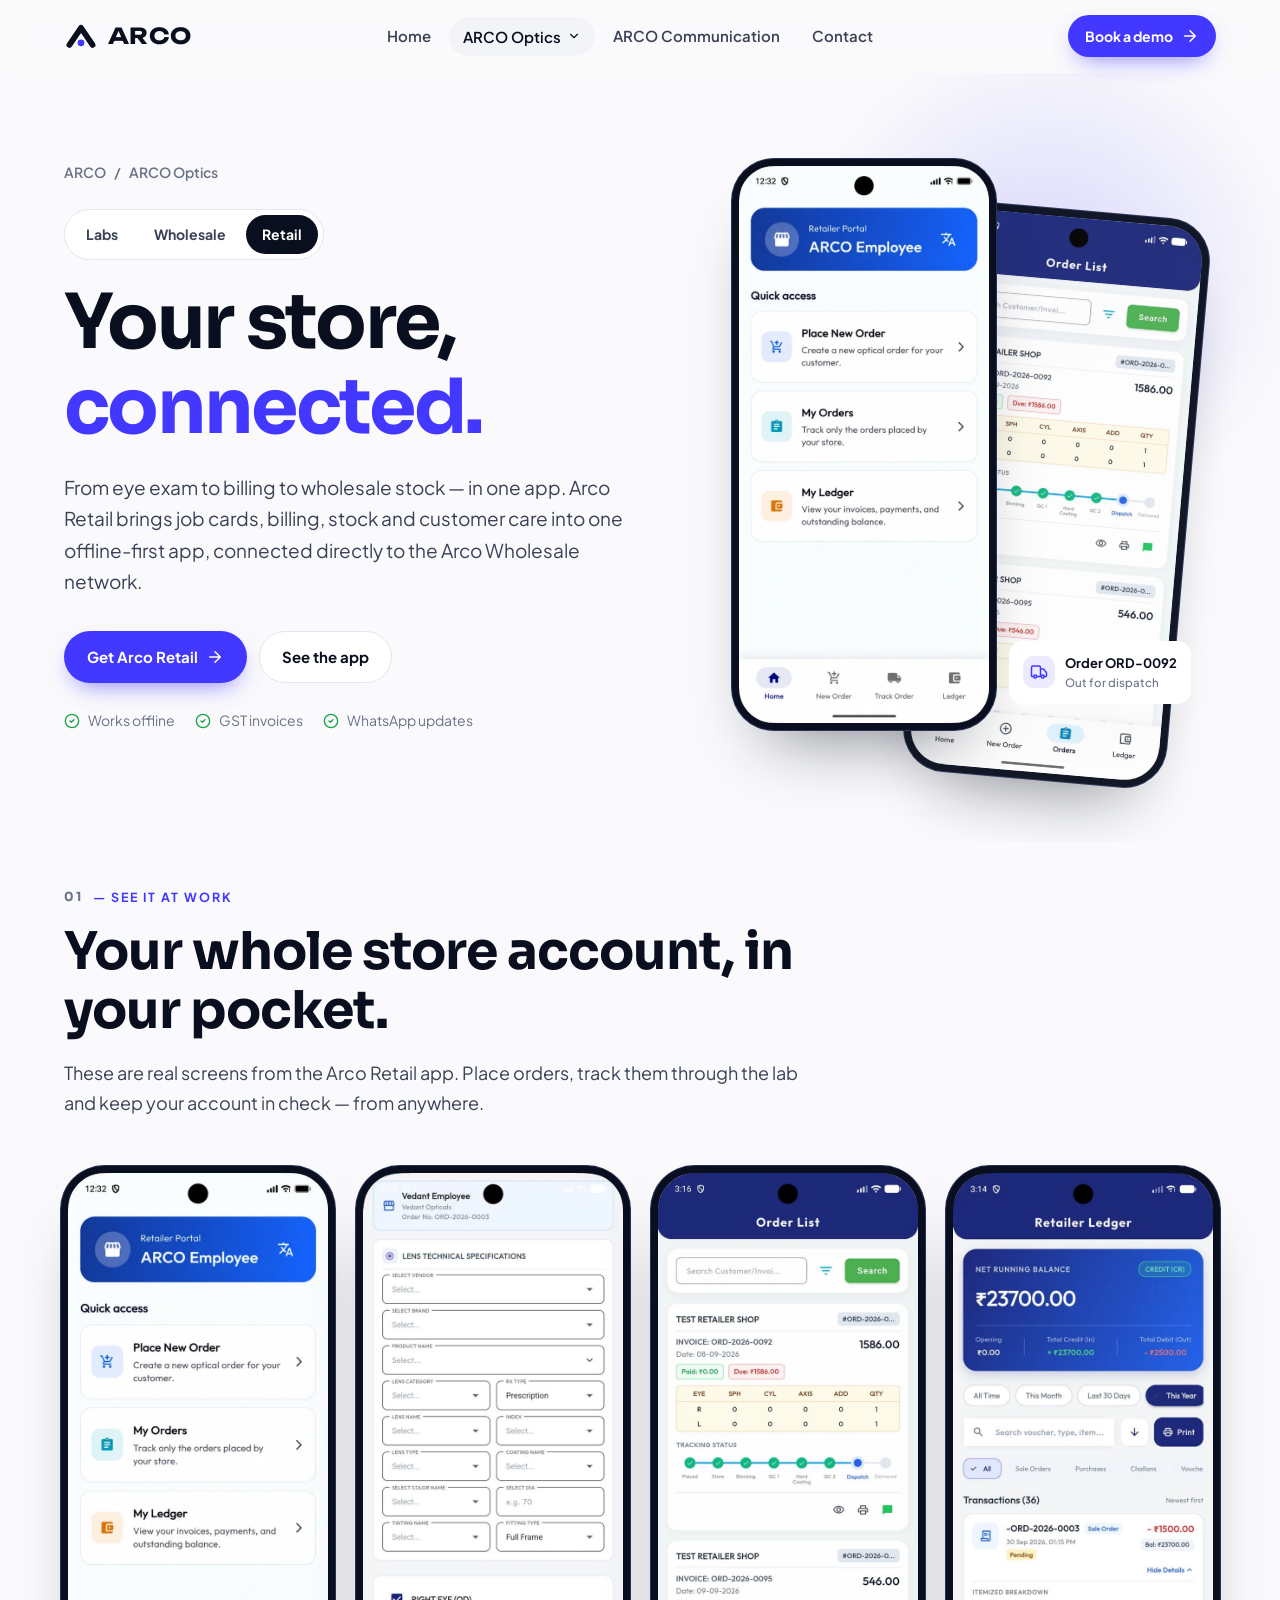
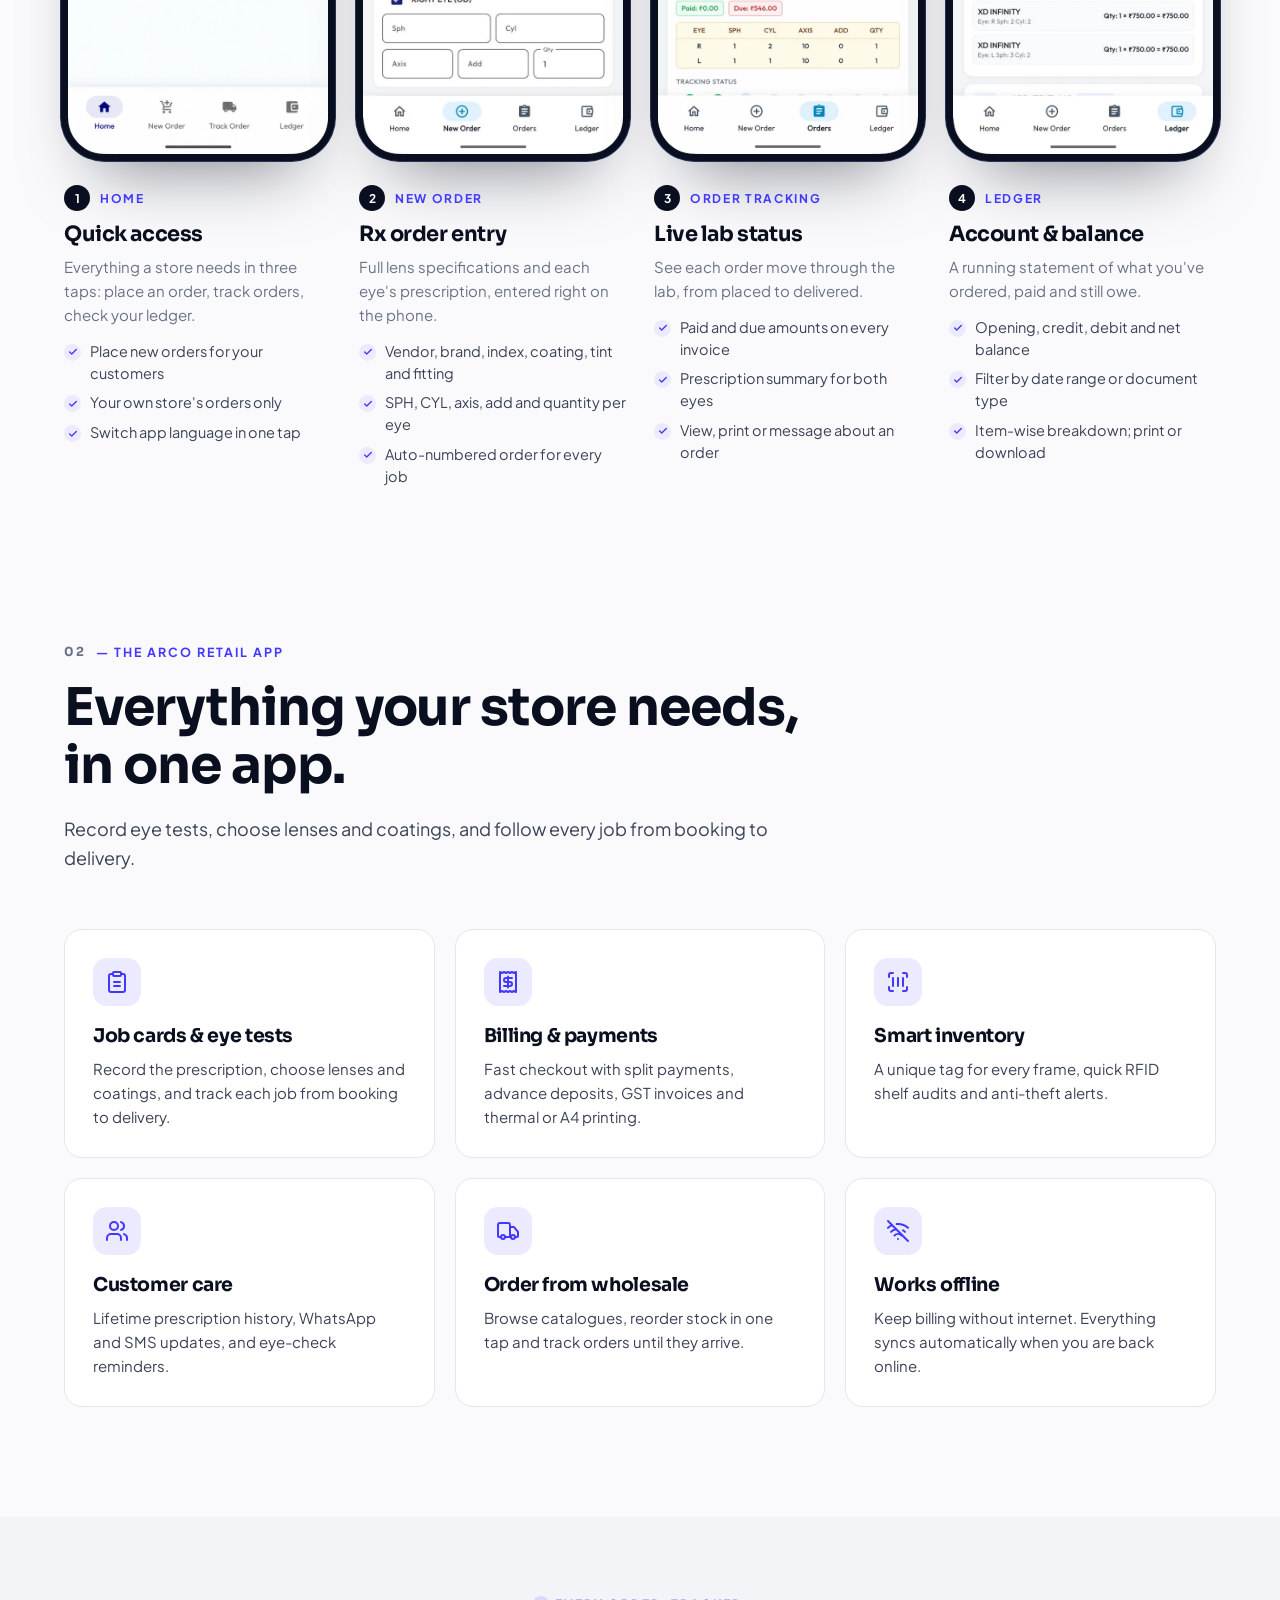
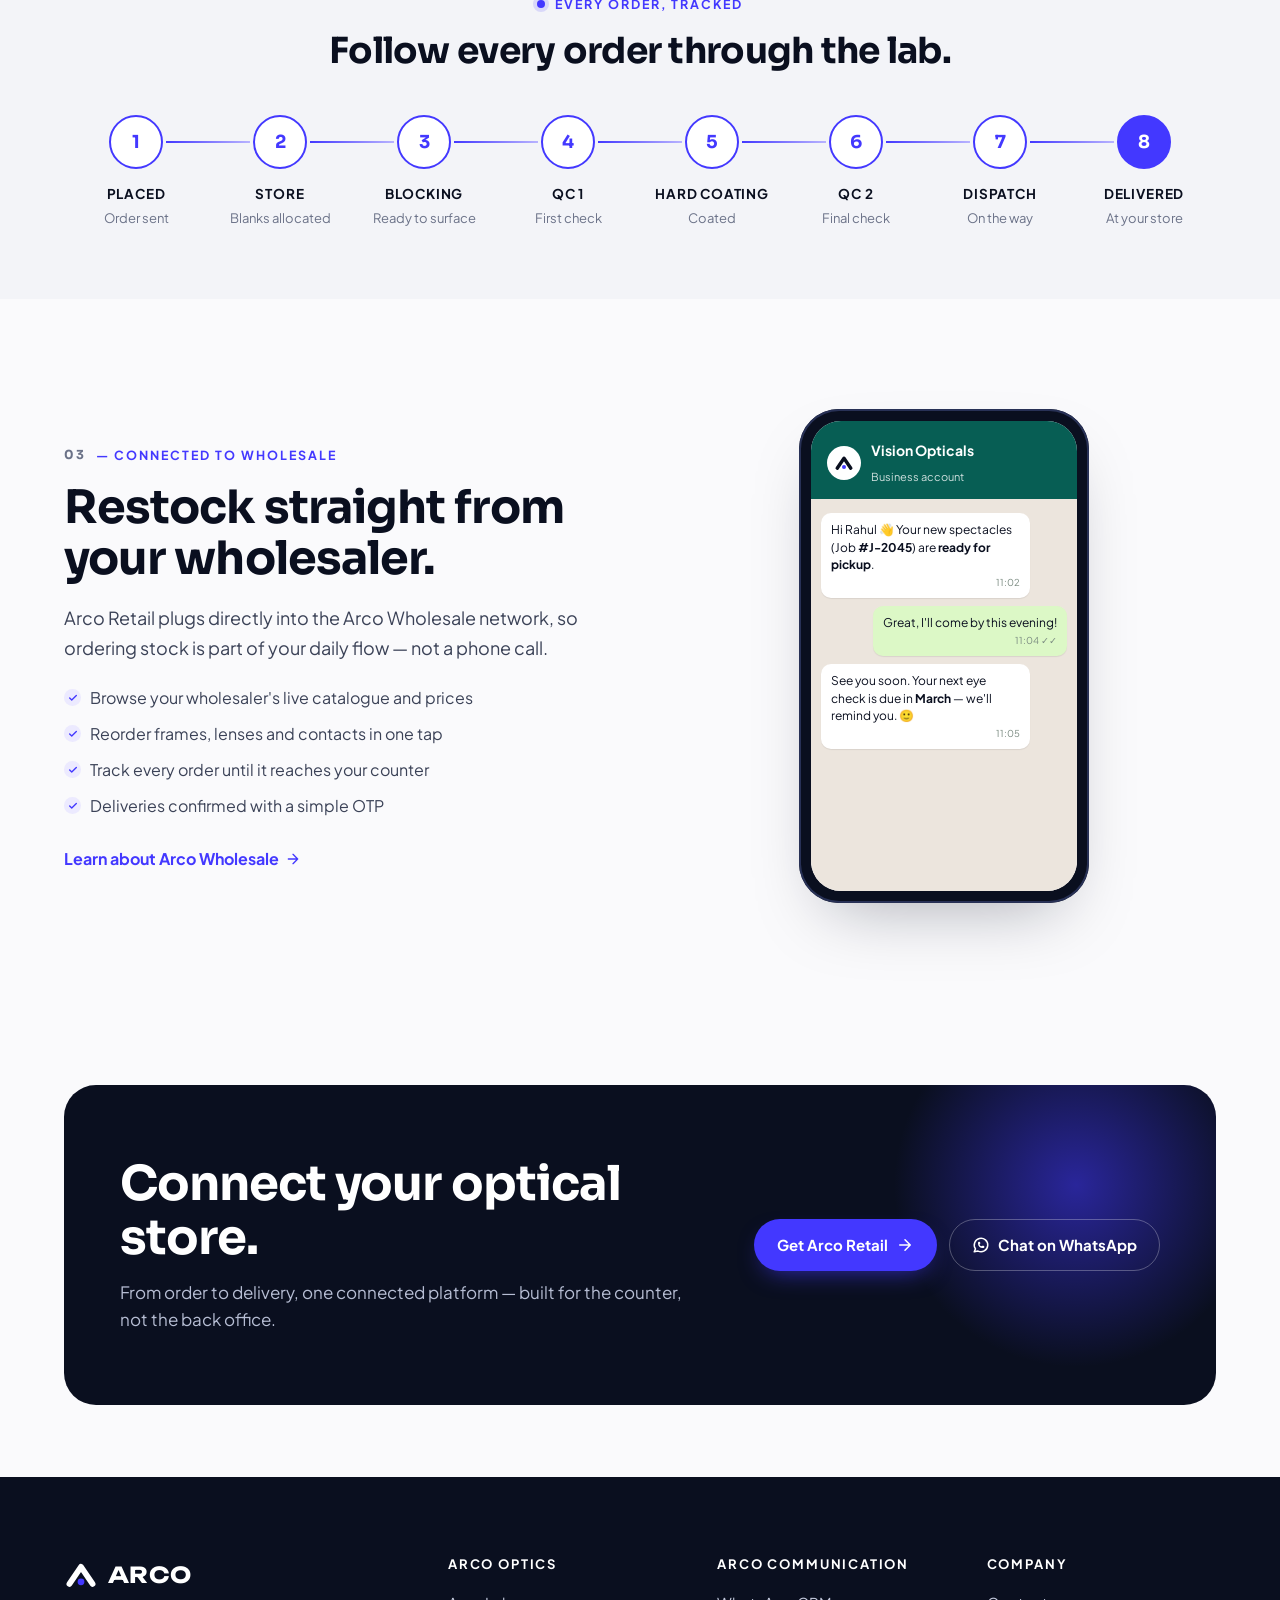
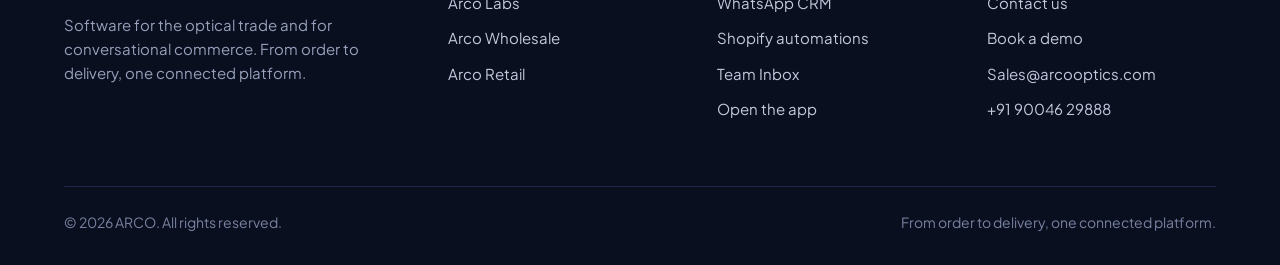
<file: retail.html>
<!doctype html>
<html lang="en" class="no-js">
<head>
  <meta charset="utf-8" />
  <meta name="viewport" content="width=device-width, initial-scale=1" />
  <title>Arco Retail — Optical Store Management App | ARCO Optics</title>
  <meta name="description" content="Arco Retail brings eye tests, job cards, billing, stock and customer care into one offline-first app, connected directly to the Arco Wholesale network." />
  <meta property="og:title" content="Arco Retail — Optical Store Management App | ARCO Optics" />
  <meta property="og:description" content="Arco Retail brings eye tests, job cards, billing, stock and customer care into one offline-first app, connected directly to the Arco Wholesale network." />
  <meta name="theme-color" content="#0a0f1f" />
  <link rel="icon" type="image/svg+xml" href="assets/favicon.svg" />
  <link rel="preconnect" href="https://fonts.googleapis.com" />
  <link rel="preconnect" href="https://fonts.gstatic.com" crossorigin />
  <link href="https://fonts.googleapis.com/css2?family=Plus+Jakarta+Sans:wght@400;500;600;700;800&family=Sora:wght@600;700&family=Unbounded:wght@700&display=swap" rel="stylesheet" />
  <link rel="stylesheet" href="assets/styles.css?v=edff0a42" />
</head>
<body>
  <header class="site-header">
    <nav class="container nav" aria-label="Main">
      <a href="index.html" class="logo" aria-label="ARCO home"><svg viewBox="0 0 100 80" aria-hidden="true"><path class="mark-stroke" d="M16 66 50 16 84 66" fill="none" stroke-width="17" stroke-linecap="round" stroke-linejoin="round"/><circle class="dot" cx="50" cy="60" r="10" fill="#4338ff"/></svg><span class="logo-word">ARCO</span></a>
      <ul class="nav-links">
        <li><a class="nav-link" href="index.html">Home</a></li>
        <li class="has-menu">
          <button class="nav-link active" aria-expanded="false" aria-haspopup="true">ARCO Optics <svg aria-hidden="true" class="chev"><use href="assets/icons.svg#chev"/></svg></button>
          <div class="menu">
            <a href="labs.html"><span class="menu-icon"><svg aria-hidden="true"><use href="assets/icons.svg#flask"/></svg></span><span><strong>Arco Labs</strong><span>Lab ERP from prescription to dispatch</span></span></a>
            <a href="wholesale.html"><span class="menu-icon"><svg aria-hidden="true"><use href="assets/icons.svg#truck"/></svg></span><span><strong>Arco Wholesale</strong><span>B2B ERP for lens, frame & eyewear distributors</span></span></a>
            <a href="retail.html" aria-current="page"><span class="menu-icon"><svg aria-hidden="true"><use href="assets/icons.svg#store"/></svg></span><span><strong>Arco Retail</strong><span>Offline-first app for optical stores</span></span></a>
          </div>
        </li>
        <li><a class="nav-link" href="communication.html">ARCO Communication</a></li>
        <li><a class="nav-link" href="contact.html">Contact</a></li>
        <li class="mobile-cta"><a class="btn btn-primary" style="width:100%" href="contact.html">Book a demo <svg aria-hidden="true"><use href="assets/icons.svg#arrow"/></svg></a></li>
      </ul>
      <div class="nav-cta">
        <a class="btn btn-primary btn-sm" href="contact.html">Book a demo <svg aria-hidden="true"><use href="assets/icons.svg#arrow"/></svg></a>
        <button class="menu-toggle" aria-label="Open menu" aria-expanded="false"><svg aria-hidden="true"><use href="assets/icons.svg#menu"/></svg></button>
      </div>
    </nav>
  </header>

  <main>

    <section class="hero">
      <div class="container hero-grid">
        <div>
          <div class="crumbs"><a href="index.html">ARCO</a> / <span>ARCO Optics</span></div>
          
          <div class="subnav" aria-label="ARCO Optics products">
            <a href="labs.html">Labs</a>
            <a href="wholesale.html">Wholesale</a>
            <a href="retail.html" aria-current="page">Retail</a>
          </div>
          <h1>Your store, <span class="accent">connected.</span></h1>
          <p class="lead">From eye exam to billing to wholesale stock — in one app. Arco Retail brings job cards, billing, stock and customer care into one offline-first app, connected directly to the Arco Wholesale network.</p>
          <div class="hero-actions">
            <a class="btn btn-primary" href="contact.html?product=Arco%20Retail">Get Arco Retail <svg aria-hidden="true"><use href="assets/icons.svg#arrow"/></svg></a>
            <a class="btn btn-ghost" href="#app">See the app</a>
          </div>
          <div class="hero-note"><span><svg aria-hidden="true"><use href="assets/icons.svg#check-circle"/></svg> Works offline</span><span><svg aria-hidden="true"><use href="assets/icons.svg#check-circle"/></svg> GST invoices</span><span><svg aria-hidden="true"><use href="assets/icons.svg#check-circle"/></svg> WhatsApp updates</span></div>
        </div>
        <div class="phone-duo">
          <button class="device back" type="button" data-zoom="assets/img/retail/order-tracking.webp" data-zoom-alt="Arco Retail order list with live lab tracking status">
            <img src="assets/img/retail/order-tracking.webp" width="600" height="1340" alt="Arco Retail order list with live lab tracking status" />
          </button>
          <button class="device front" type="button" data-zoom="assets/img/retail/home.webp" data-zoom-alt="Arco Retail home screen with quick access to place new order, my orders and my ledger">
            <img src="assets/img/retail/home.webp" width="600" height="1340" alt="Arco Retail home screen with quick access to place new order, my orders and my ledger" fetchpriority="high" />
          </button>
          <div class="float-card fc-duo"><i><svg aria-hidden="true"><use href="assets/icons.svg#truck"/></svg></i><div>Order ORD-0092<small>Out for dispatch</small></div></div>
        </div>
      </div>
    </section>

    <section class="section" id="app" style="padding-top:40px">
      <div class="container">
        <div class="section-head reveal">
          <span class="eyebrow"><span class="num">01</span> — See it at work</span>
          <h2>Your whole store account, in your pocket.</h2>
          <p class="lead">These are real screens from the Arco Retail app. Place orders, track them through the lab and keep your account in check — from anywhere.</p>
        </div>
        <p class="swipe-hint">Swipe to see all 4 screens <svg aria-hidden="true"><use href="assets/icons.svg#arrow"/></svg></p>
        <div class="phone-gallery">

          <article class="phone-card reveal">
            <button class="device" type="button" data-zoom="assets/img/retail/home.webp" data-zoom-alt="Arco Retail home screen">
              <img src="assets/img/retail/home.webp" width="600" height="1340" alt="Arco Retail home screen" loading="lazy" />
            </button>
            <span class="kicker"><span class="step">1</span>Home</span>
            <h3>Quick access</h3>
            <p class="muted">Everything a store needs in three taps: place an order, track orders, check your ledger.</p>
            <ul class="ticks"><li>Place new orders for your customers</li><li>Your own store's orders only</li><li>Switch app language in one tap</li></ul>
          </article>
          <article class="phone-card reveal">
            <button class="device" type="button" data-zoom="assets/img/retail/new-order.webp" data-zoom-alt="Arco Retail new order screen">
              <img src="assets/img/retail/new-order.webp" width="600" height="1340" alt="Arco Retail new order screen" loading="lazy" />
            </button>
            <span class="kicker"><span class="step">2</span>New order</span>
            <h3>Rx order entry</h3>
            <p class="muted">Full lens specifications and each eye's prescription, entered right on the phone.</p>
            <ul class="ticks"><li>Vendor, brand, index, coating, tint and fitting</li><li>SPH, CYL, axis, add and quantity per eye</li><li>Auto-numbered order for every job</li></ul>
          </article>
          <article class="phone-card reveal">
            <button class="device" type="button" data-zoom="assets/img/retail/order-tracking.webp" data-zoom-alt="Arco Retail order tracking screen">
              <img src="assets/img/retail/order-tracking.webp" width="600" height="1340" alt="Arco Retail order tracking screen" loading="lazy" />
            </button>
            <span class="kicker"><span class="step">3</span>Order tracking</span>
            <h3>Live lab status</h3>
            <p class="muted">See each order move through the lab, from placed to delivered.</p>
            <ul class="ticks"><li>Paid and due amounts on every invoice</li><li>Prescription summary for both eyes</li><li>View, print or message about an order</li></ul>
          </article>
          <article class="phone-card reveal">
            <button class="device" type="button" data-zoom="assets/img/retail/ledger.webp" data-zoom-alt="Arco Retail ledger screen">
              <img src="assets/img/retail/ledger.webp" width="600" height="1340" alt="Arco Retail ledger screen" loading="lazy" />
            </button>
            <span class="kicker"><span class="step">4</span>Ledger</span>
            <h3>Account & balance</h3>
            <p class="muted">A running statement of what you've ordered, paid and still owe.</p>
            <ul class="ticks"><li>Opening, credit, debit and net balance</li><li>Filter by date range or document type</li><li>Item-wise breakdown; print or download</li></ul>
          </article>
        </div>
      </div>
    </section>

    <section class="section" id="features" style="padding-top:40px">
      <div class="container">
        <div class="section-head reveal">
          <span class="eyebrow"><span class="num">02</span> — The Arco Retail app</span>
          <h2>Everything your store needs, in one app.</h2>
          <p class="lead">Record eye tests, choose lenses and coatings, and follow every job from booking to delivery.</p>
        </div>
        <div class="grid-3">
          <div class="card reveal"><div class="ic"><svg aria-hidden="true"><use href="assets/icons.svg#clipboard"/></svg></div><h3>Job cards &amp; eye tests</h3><p>Record the prescription, choose lenses and coatings, and track each job from booking to delivery.</p></div>
          <div class="card reveal"><div class="ic"><svg aria-hidden="true"><use href="assets/icons.svg#receipt"/></svg></div><h3>Billing &amp; payments</h3><p>Fast checkout with split payments, advance deposits, GST invoices and thermal or A4 printing.</p></div>
          <div class="card reveal"><div class="ic"><svg aria-hidden="true"><use href="assets/icons.svg#scan"/></svg></div><h3>Smart inventory</h3><p>A unique tag for every frame, quick RFID shelf audits and anti-theft alerts.</p></div>
          <div class="card reveal"><div class="ic"><svg aria-hidden="true"><use href="assets/icons.svg#users"/></svg></div><h3>Customer care</h3><p>Lifetime prescription history, WhatsApp and SMS updates, and eye-check reminders.</p></div>
          <div class="card reveal"><div class="ic"><svg aria-hidden="true"><use href="assets/icons.svg#truck"/></svg></div><h3>Order from wholesale</h3><p>Browse catalogues, reorder stock in one tap and track orders until they arrive.</p></div>
          <div class="card reveal"><div class="ic"><svg aria-hidden="true"><use href="assets/icons.svg#wifi-off"/></svg></div><h3>Works offline</h3><p>Keep billing without internet. Everything syncs automatically when you are back online.</p></div>
        </div>
      </div>
    </section>

    <section class="section-sm section-tint">
      <div class="container">
        <div class="section-head center reveal" style="margin-bottom:44px">
          <span class="eyebrow eyebrow-dot">Every order, tracked</span>
          <h2 style="font-size:clamp(26px,3vw,36px)">Follow every order through the lab.</h2>
        </div>
        <div class="reveal"><div class="pipeline" style="--n:8"><div class="pipe-step"><span class="dot">1</span><b>Placed</b><small>Order sent</small></div><div class="pipe-step"><span class="dot">2</span><b>Store</b><small>Blanks allocated</small></div><div class="pipe-step"><span class="dot">3</span><b>Blocking</b><small>Ready to surface</small></div><div class="pipe-step"><span class="dot">4</span><b>QC 1</b><small>First check</small></div><div class="pipe-step"><span class="dot">5</span><b>Hard coating</b><small>Coated</small></div><div class="pipe-step"><span class="dot">6</span><b>QC 2</b><small>Final check</small></div><div class="pipe-step"><span class="dot">7</span><b>Dispatch</b><small>On the way</small></div><div class="pipe-step"><span class="dot">8</span><b>Delivered</b><small>At your store</small></div></div></div>
      </div>
    </section>

    <section class="section">
      <div class="container split">
        <div class="reveal">
          <span class="eyebrow"><span class="num">03</span> — Connected to wholesale</span>
          <h2>Restock straight from your wholesaler.</h2>
          <p class="lead">Arco Retail plugs directly into the Arco Wholesale network, so ordering stock is part of your daily flow — not a phone call.</p>
          <ul class="ticks"><li>Browse your wholesaler's live catalogue and prices</li><li>Reorder frames, lenses and contacts in one tap</li><li>Track every order until it reaches your counter</li><li>Deliveries confirmed with a simple OTP</li></ul>
          <div style="margin-top:28px"><a class="link-arrow" href="wholesale.html">Learn about Arco Wholesale <svg aria-hidden="true"><use href="assets/icons.svg#arrow"/></svg></a></div>
        </div>
        <div class="phone reveal" aria-hidden="true">
          <div class="phone-screen">
            <div class="wa-head"><span class="av"><svg viewBox="0 0 100 80"><path d="M16 66 50 16 84 66" fill="none" stroke="#0a0f1f" stroke-width="17" stroke-linecap="round" stroke-linejoin="round"/><circle cx="50" cy="60" r="10" fill="#4338ff"/></svg></span><div><b>Vision Opticals</b><small>Business account</small></div></div>
            <div class="wa-body">
              <div class="bubble">Hi Rahul 👋 Your new spectacles (Job <b>#J-2045</b>) are <b>ready for pickup</b>.<span class="meta">11:02</span></div>
              <div class="bubble out">Great, I'll come by this evening!<span class="meta">11:04 ✓✓</span></div>
              <div class="bubble">See you soon. Your next eye check is due in <b>March</b> — we'll remind you. 🙂<span class="meta">11:05</span></div>
            </div>
          </div>
        </div>
      </div>
    </section>

    <section class="section-sm">
      <div class="container">
        <div class="cta-band reveal">
          <div>
            <h2>Connect your optical store.</h2>
            <p>From order to delivery, one connected platform — built for the counter, not the back office.</p>
          </div>
          <div class="cta-actions">
            <a class="btn btn-primary" href="contact.html?product=Arco%20Retail">Get Arco Retail <svg aria-hidden="true"><use href="assets/icons.svg#arrow"/></svg></a>
            <a class="btn btn-outline-light" href="#" data-contact="whatsapp"><svg aria-hidden="true"><use href="assets/icons.svg#whatsapp"/></svg> Chat on WhatsApp</a>
          </div>
        </div>
      </div>
    </section>

  </main>

  <footer class="site-footer on-dark">
    <div class="container">
      <div class="footer-grid">
        <div>
          <a href="index.html" class="logo"><svg viewBox="0 0 100 80" aria-hidden="true"><path class="mark-stroke" d="M16 66 50 16 84 66" fill="none" stroke-width="17" stroke-linecap="round" stroke-linejoin="round"/><circle class="dot" cx="50" cy="60" r="10" fill="#4338ff"/></svg><span class="logo-word">ARCO</span></a>
          <p>Software for the optical trade and for conversational commerce. From order to delivery, one connected platform.</p>
        </div>
        <div>
          <h4>ARCO Optics</h4>
          <ul><li><a href="labs.html">Arco Labs</a></li><li><a href="wholesale.html">Arco Wholesale</a></li><li><a href="retail.html">Arco Retail</a></li></ul>
        </div>
        <div>
          <h4>ARCO Communication</h4>
          <ul>
            <li><a href="communication.html">WhatsApp CRM</a></li>
            <li><a href="communication.html#shopify">Shopify automations</a></li>
            <li><a href="communication.html#inbox">Team Inbox</a></li>
            <li><a href="https://arco-communication.vercel.app" target="_blank" rel="noopener">Open the app</a></li>
          </ul>
        </div>
        <div>
          <h4>Company</h4>
          <ul>
            <li><a href="contact.html">Contact us</a></li>
            <li><a href="contact.html">Book a demo</a></li>
            <li><a href="#" data-contact="email"></a></li>
            <li><a href="#" data-contact="phone"></a></li>
          </ul>
        </div>
      </div>
      <div class="footer-bottom">
        <span>© <span data-year>2026</span> ARCO. All rights reserved.</span>
        <span>From order to delivery, one connected platform.</span>
      </div>
    </div>
  </footer>
  <script src="assets/main.js?v=cafa020f" defer></script>
</body>
</html>
</file>
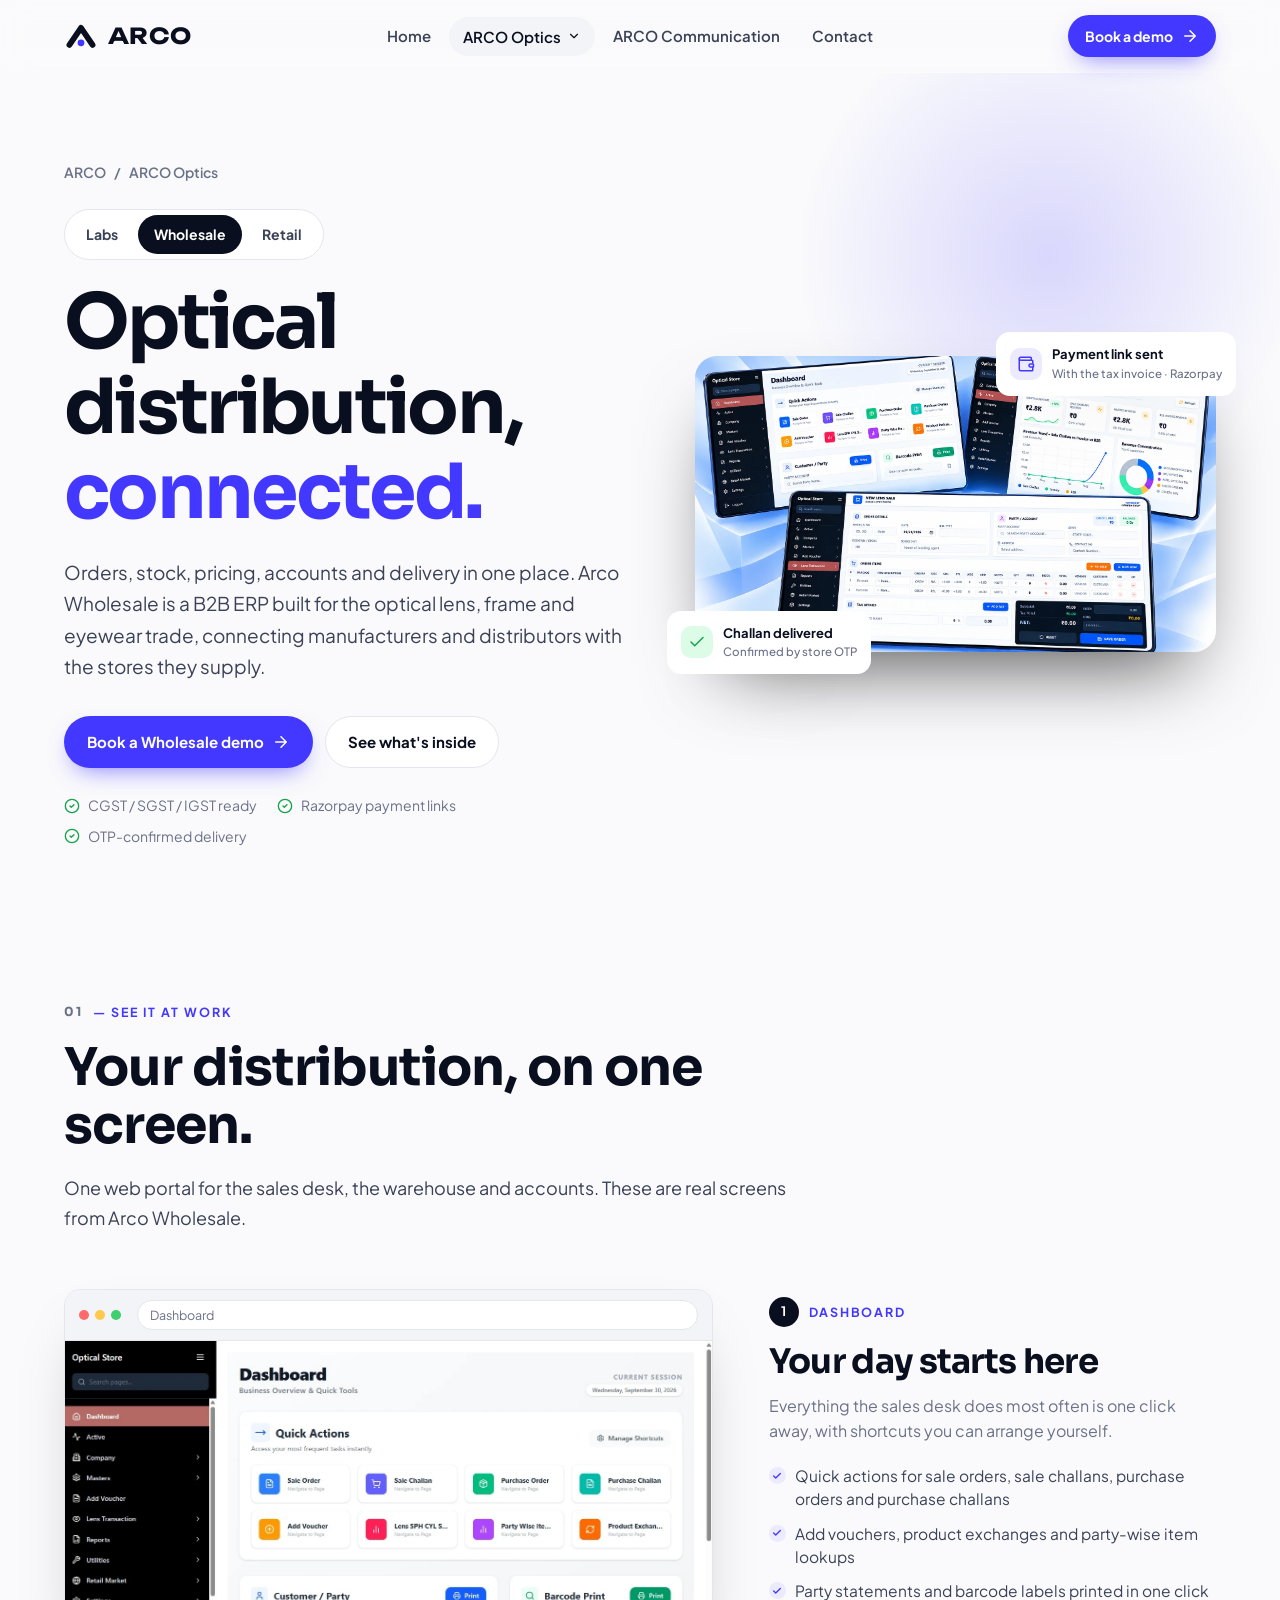
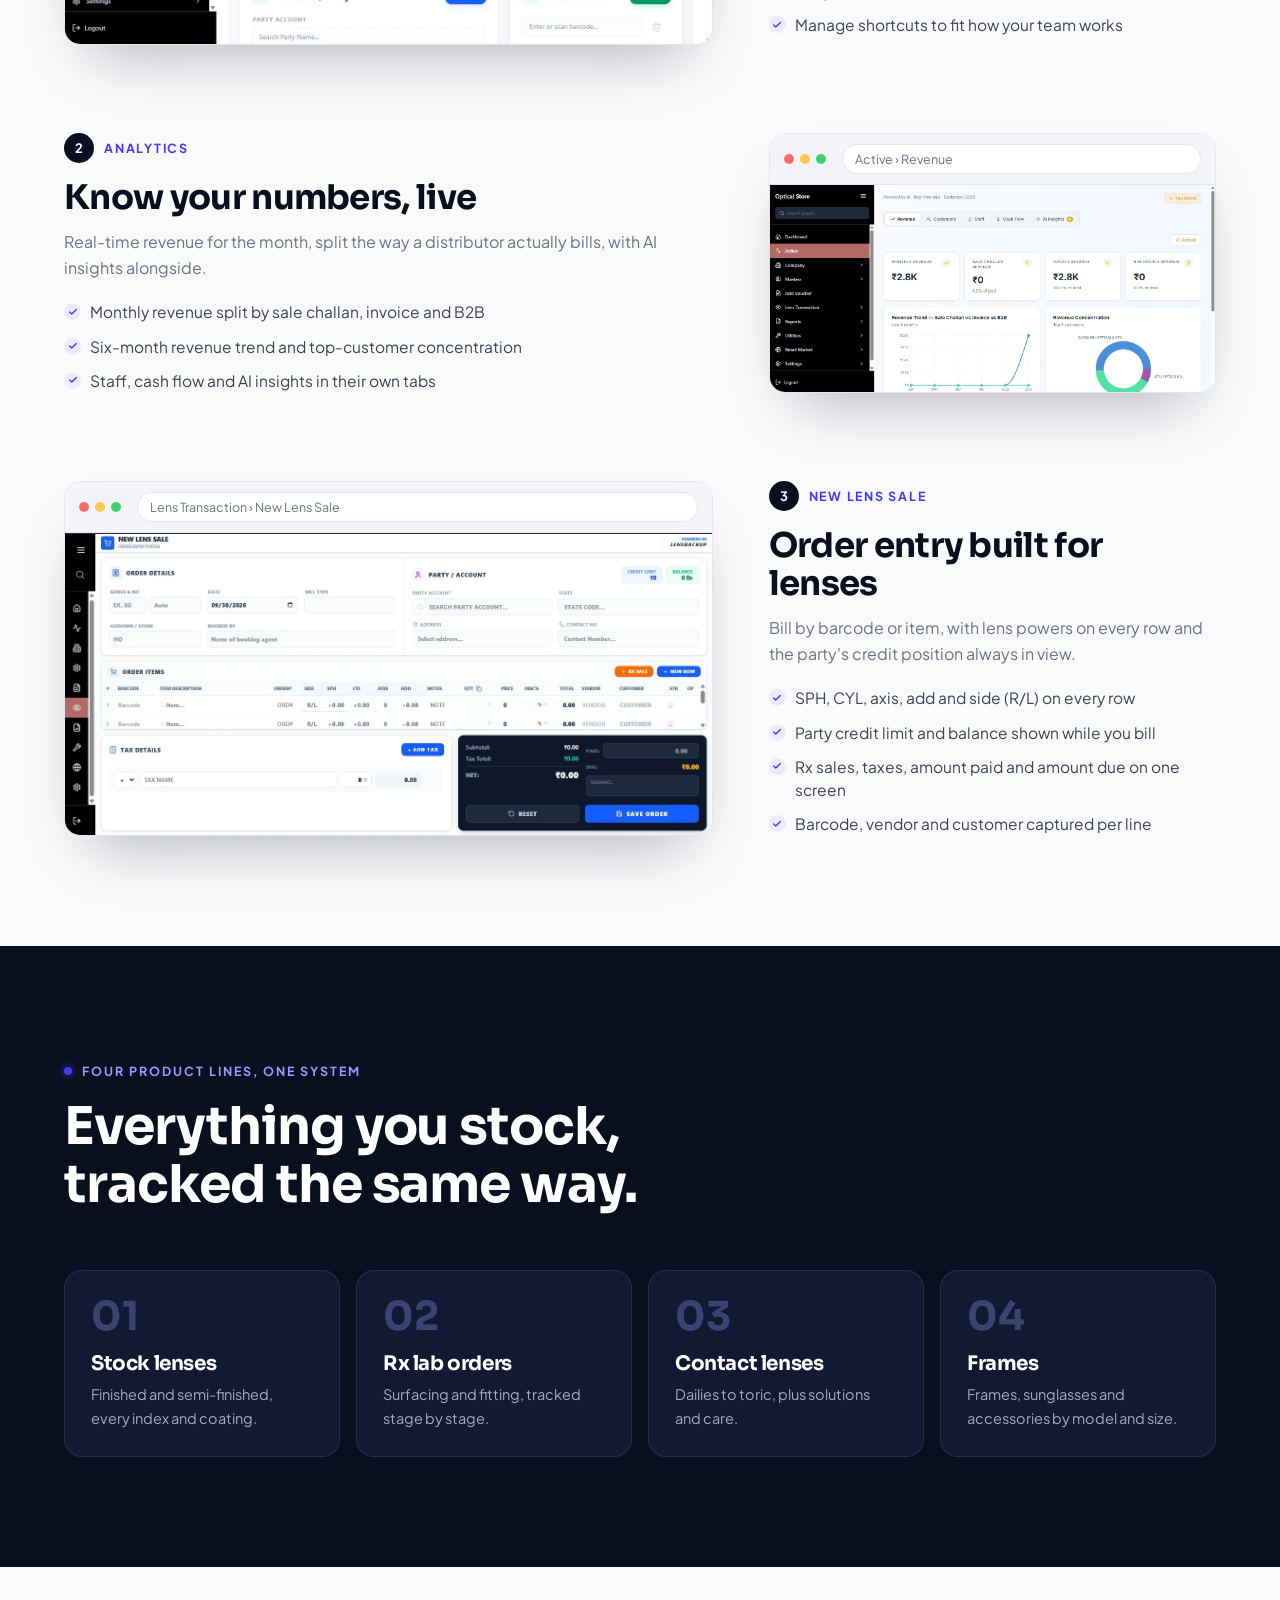
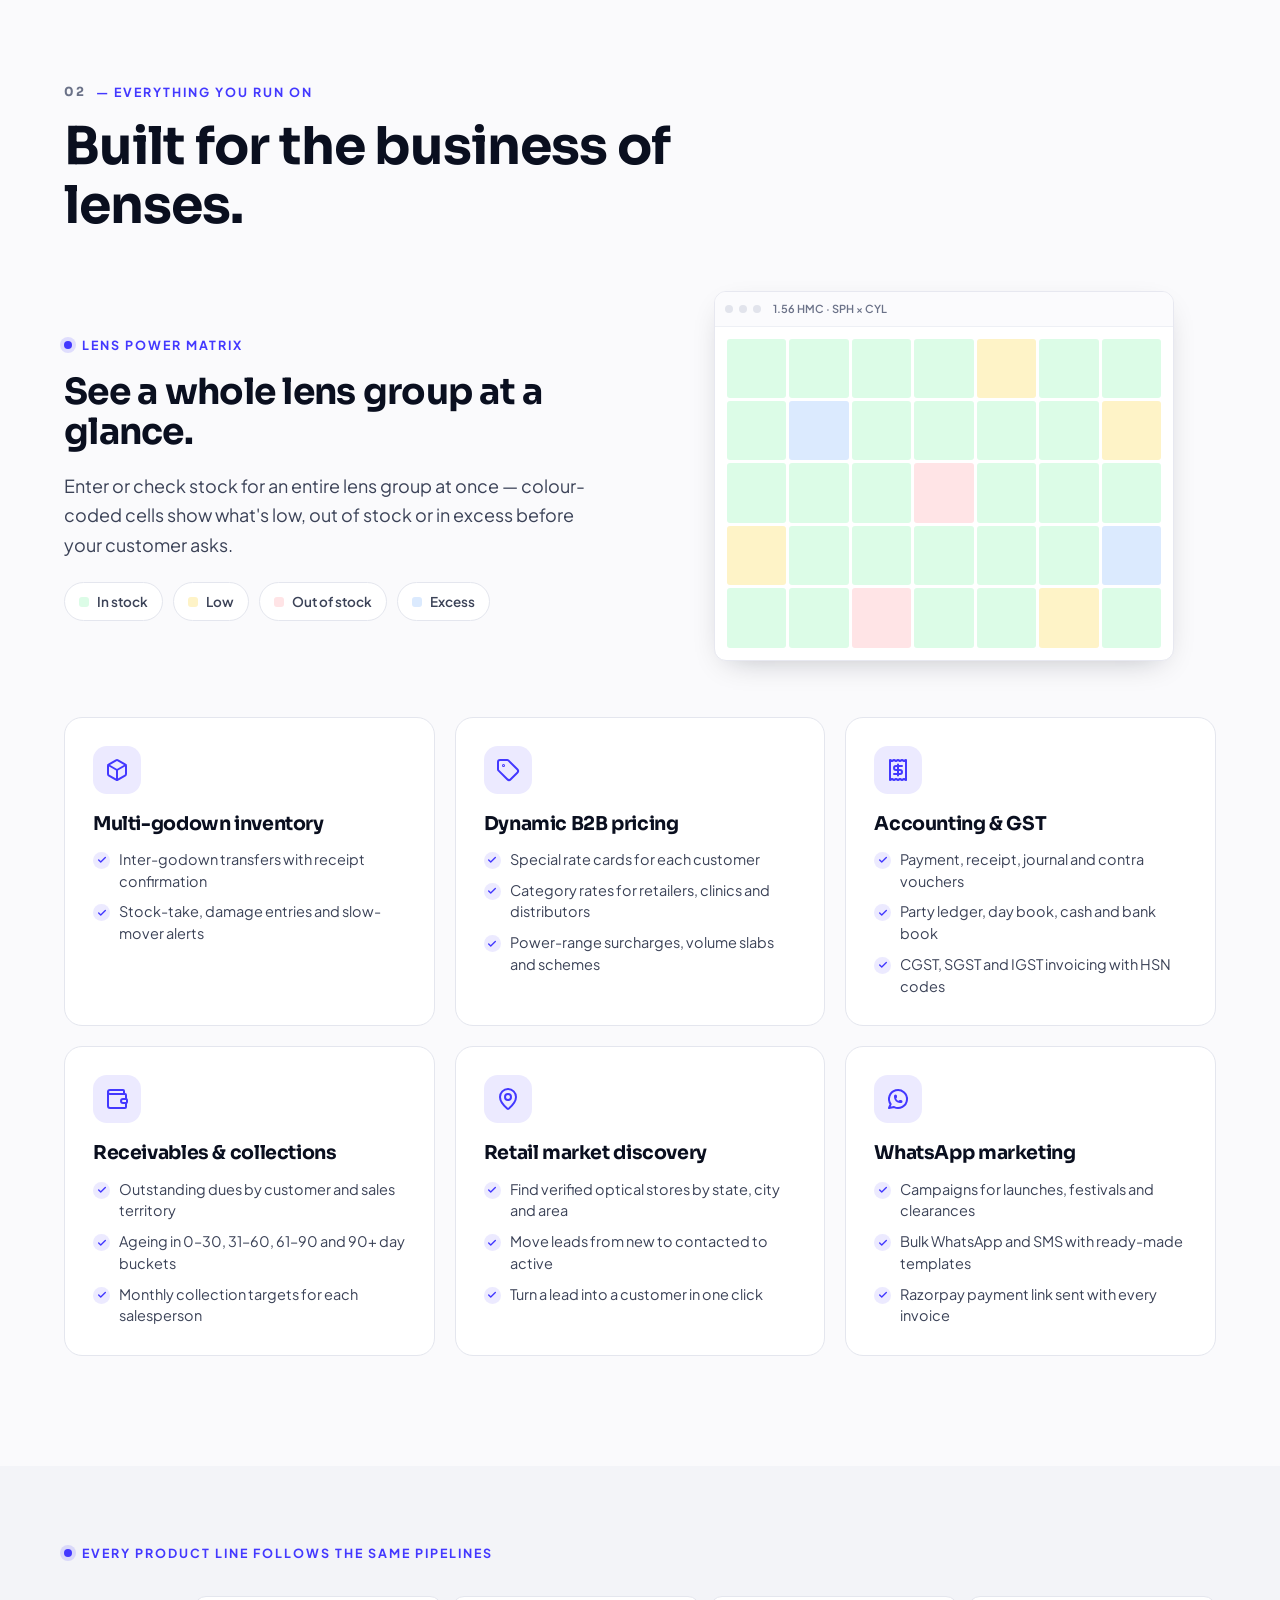
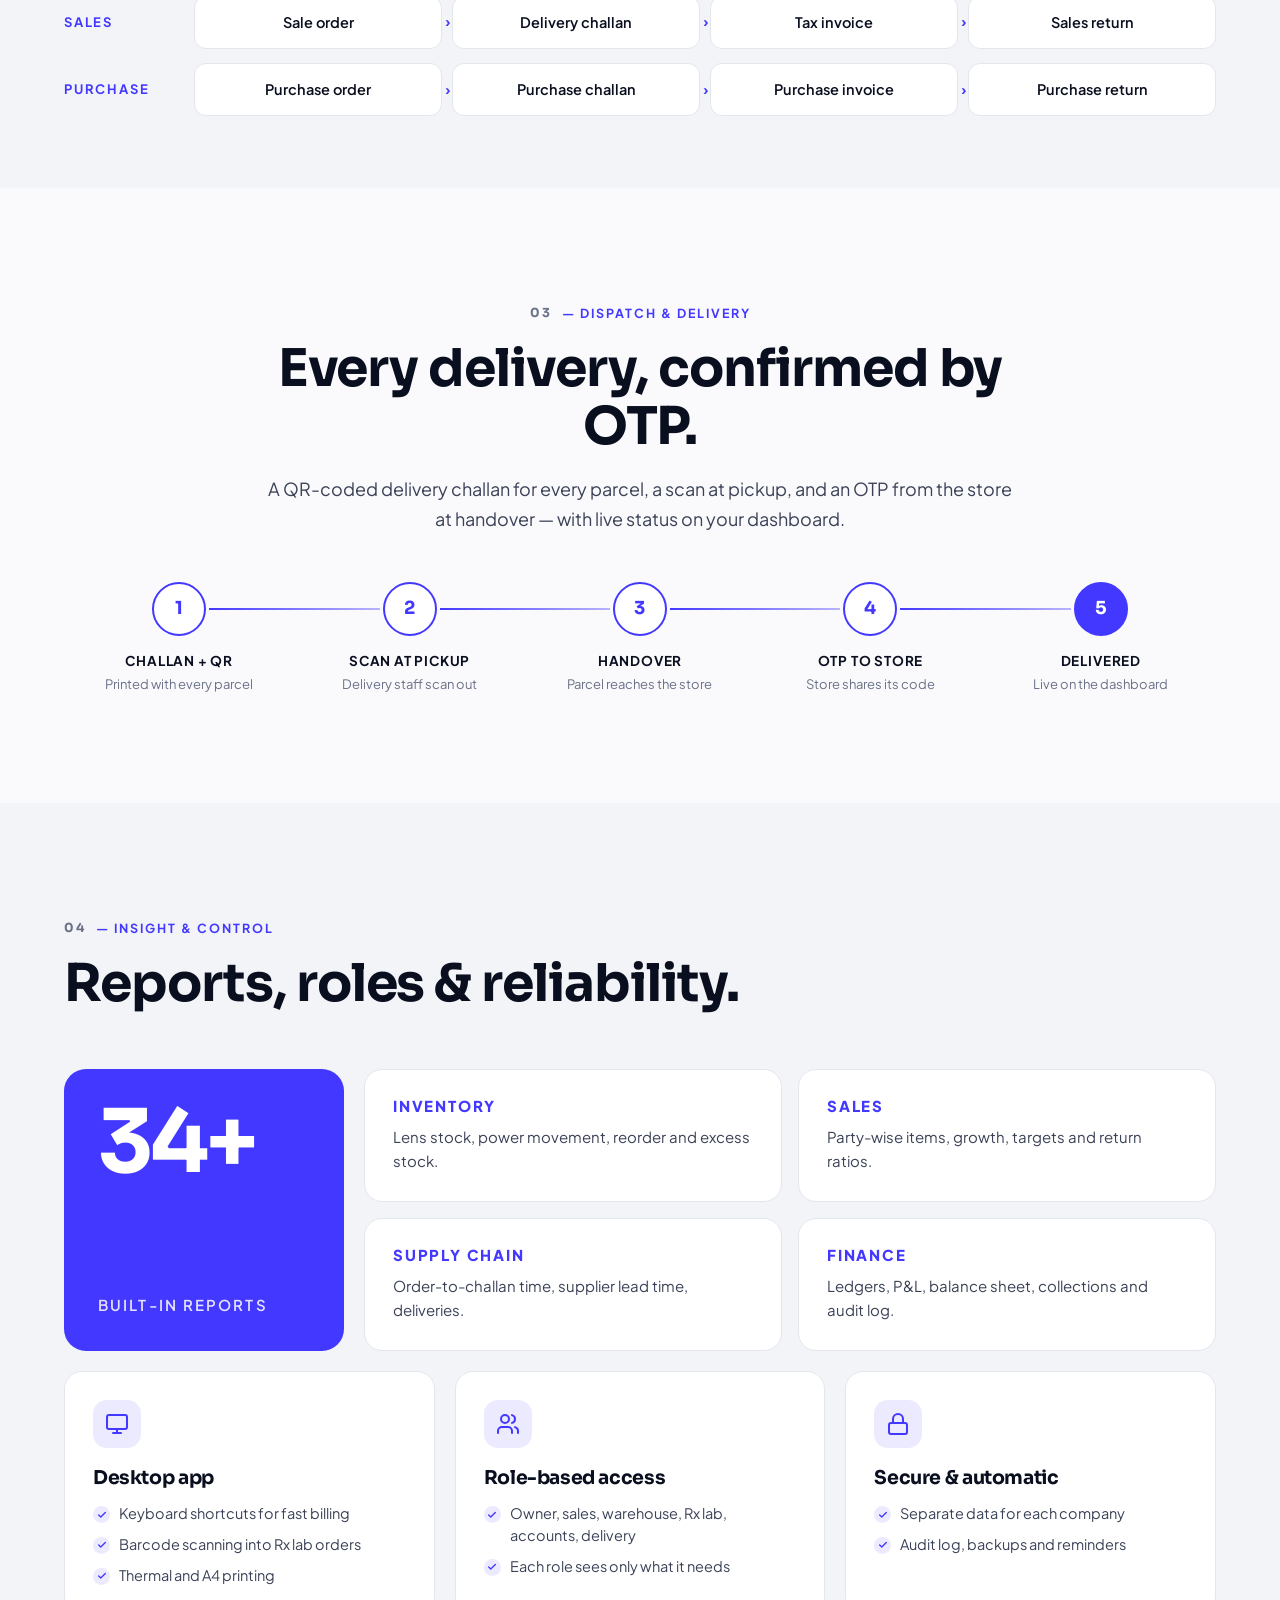
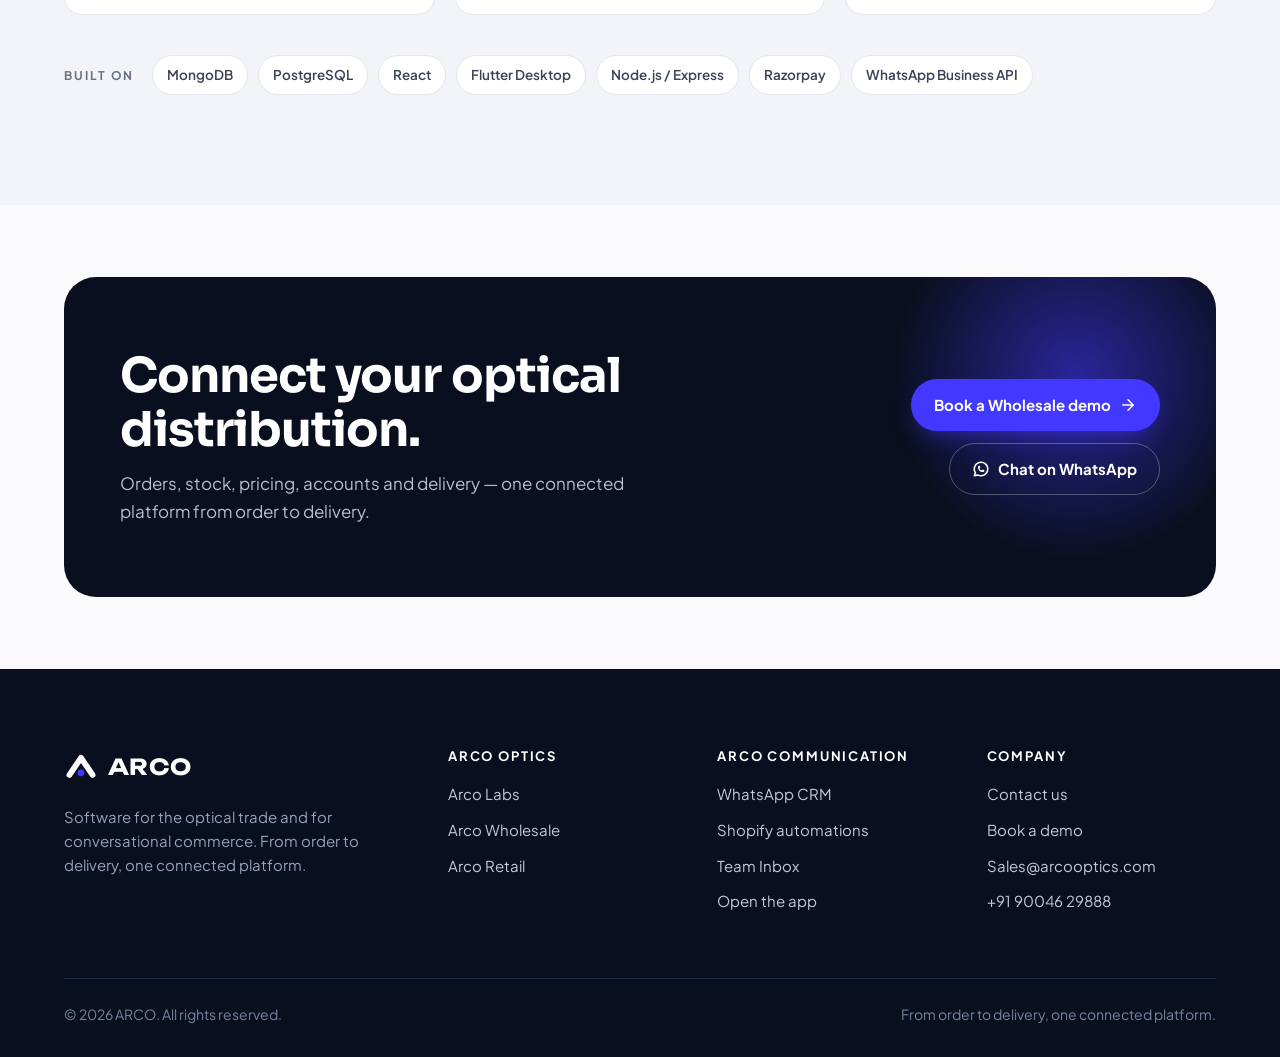
<file: wholesale.html>
<!doctype html>
<html lang="en" class="no-js">
<head>
  <meta charset="utf-8" />
  <meta name="viewport" content="width=device-width, initial-scale=1" />
  <title>Arco Wholesale — B2B ERP for Optical Distribution | ARCO Optics</title>
  <meta name="description" content="Arco Wholesale is a B2B ERP for the optical lens, frame and eyewear trade: orders, stock, pricing, GST accounts and OTP-confirmed delivery in one place." />
  <meta property="og:title" content="Arco Wholesale — B2B ERP for Optical Distribution | ARCO Optics" />
  <meta property="og:description" content="Arco Wholesale is a B2B ERP for the optical lens, frame and eyewear trade: orders, stock, pricing, GST accounts and OTP-confirmed delivery in one place." />
  <meta name="theme-color" content="#0a0f1f" />
  <link rel="icon" type="image/svg+xml" href="assets/favicon.svg" />
  <link rel="preconnect" href="https://fonts.googleapis.com" />
  <link rel="preconnect" href="https://fonts.gstatic.com" crossorigin />
  <link href="https://fonts.googleapis.com/css2?family=Plus+Jakarta+Sans:wght@400;500;600;700;800&family=Sora:wght@600;700&family=Unbounded:wght@700&display=swap" rel="stylesheet" />
  <link rel="stylesheet" href="assets/styles.css?v=edff0a42" />
</head>
<body>
  <header class="site-header">
    <nav class="container nav" aria-label="Main">
      <a href="index.html" class="logo" aria-label="ARCO home"><svg viewBox="0 0 100 80" aria-hidden="true"><path class="mark-stroke" d="M16 66 50 16 84 66" fill="none" stroke-width="17" stroke-linecap="round" stroke-linejoin="round"/><circle class="dot" cx="50" cy="60" r="10" fill="#4338ff"/></svg><span class="logo-word">ARCO</span></a>
      <ul class="nav-links">
        <li><a class="nav-link" href="index.html">Home</a></li>
        <li class="has-menu">
          <button class="nav-link active" aria-expanded="false" aria-haspopup="true">ARCO Optics <svg aria-hidden="true" class="chev"><use href="assets/icons.svg#chev"/></svg></button>
          <div class="menu">
            <a href="labs.html"><span class="menu-icon"><svg aria-hidden="true"><use href="assets/icons.svg#flask"/></svg></span><span><strong>Arco Labs</strong><span>Lab ERP from prescription to dispatch</span></span></a>
            <a href="wholesale.html" aria-current="page"><span class="menu-icon"><svg aria-hidden="true"><use href="assets/icons.svg#truck"/></svg></span><span><strong>Arco Wholesale</strong><span>B2B ERP for lens, frame & eyewear distributors</span></span></a>
            <a href="retail.html"><span class="menu-icon"><svg aria-hidden="true"><use href="assets/icons.svg#store"/></svg></span><span><strong>Arco Retail</strong><span>Offline-first app for optical stores</span></span></a>
          </div>
        </li>
        <li><a class="nav-link" href="communication.html">ARCO Communication</a></li>
        <li><a class="nav-link" href="contact.html">Contact</a></li>
        <li class="mobile-cta"><a class="btn btn-primary" style="width:100%" href="contact.html">Book a demo <svg aria-hidden="true"><use href="assets/icons.svg#arrow"/></svg></a></li>
      </ul>
      <div class="nav-cta">
        <a class="btn btn-primary btn-sm" href="contact.html">Book a demo <svg aria-hidden="true"><use href="assets/icons.svg#arrow"/></svg></a>
        <button class="menu-toggle" aria-label="Open menu" aria-expanded="false"><svg aria-hidden="true"><use href="assets/icons.svg#menu"/></svg></button>
      </div>
    </nav>
  </header>

  <main>

    <section class="hero">
      <div class="container hero-grid">
        <div>
          <div class="crumbs"><a href="index.html">ARCO</a> / <span>ARCO Optics</span></div>
          
          <div class="subnav" aria-label="ARCO Optics products">
            <a href="labs.html">Labs</a>
            <a href="wholesale.html" aria-current="page">Wholesale</a>
            <a href="retail.html">Retail</a>
          </div>
          <h1>Optical distribution, <span class="accent">connected.</span></h1>
          <p class="lead">Orders, stock, pricing, accounts and delivery in one place. Arco Wholesale is a B2B ERP built for the optical lens, frame and eyewear trade, connecting manufacturers and distributors with the stores they supply.</p>
          <div class="hero-actions">
            <a class="btn btn-primary" href="contact.html?product=Arco%20Wholesale">Book a Wholesale demo <svg aria-hidden="true"><use href="assets/icons.svg#arrow"/></svg></a>
            <a class="btn btn-ghost" href="#modules">See what's inside</a>
          </div>
          <div class="hero-note"><span><svg aria-hidden="true"><use href="assets/icons.svg#check-circle"/></svg> CGST / SGST / IGST ready</span><span><svg aria-hidden="true"><use href="assets/icons.svg#check-circle"/></svg> Razorpay payment links</span><span><svg aria-hidden="true"><use href="assets/icons.svg#check-circle"/></svg> OTP-confirmed delivery</span></div>
        </div>
        <div class="hero-panel">

          <button class="hero-shot" type="button" data-zoom="assets/img/wholesale/wholesale-showcase.webp" data-zoom-alt="Arco Wholesale on three screens: dashboard with quick actions, revenue analytics and new lens sale entry">
            <img src="assets/img/wholesale/wholesale-showcase.webp" width="1665" height="945" alt="Arco Wholesale on three screens: dashboard with quick actions, revenue analytics and new lens sale entry" fetchpriority="high" />
          </button>
          <div class="float-card fc1"><i><svg aria-hidden="true"><use href="assets/icons.svg#check"/></svg></i><div>Challan delivered<small>Confirmed by store OTP</small></div></div>
          <div class="float-card fc2"><i><svg aria-hidden="true"><use href="assets/icons.svg#wallet"/></svg></i><div>Payment link sent<small>With the tax invoice · Razorpay</small></div></div>
        </div>
      </div>
    </section>

    <section class="section" style="padding-top:40px">
      <div class="container">
        <div class="section-head reveal">
          <span class="eyebrow"><span class="num">01</span> — See it at work</span>
          <h2>Your distribution, on one screen.</h2>
          <p class="lead">One web portal for the sales desk, the warehouse and accounts. These are real screens from Arco Wholesale.</p>
        </div>
        <div class="feature-rows">

          <article class="feature-row reveal">
            <button class="shot" type="button" data-zoom="assets/img/wholesale/dashboard.webp" data-zoom-alt="Arco Wholesale dashboard with quick actions, customer party lookup and barcode printing">
              <span class="shot-bar"><i></i><i></i><i></i><span>Dashboard</span></span>
              <img src="assets/img/wholesale/dashboard.webp" width="1364" height="639" alt="Arco Wholesale dashboard with quick actions, customer party lookup and barcode printing" loading="lazy" />
              <span class="shot-zoom"><svg aria-hidden="true"><use href="assets/icons.svg#scan"/></svg> Click to enlarge</span>
            </button>
            <div class="feature-text">
              <span class="kicker"><span class="step">1</span>Dashboard</span>
              <h3>Your day starts here</h3>
              <p class="muted">Everything the sales desk does most often is one click away, with shortcuts you can arrange yourself.</p>
              <ul class="ticks"><li>Quick actions for sale orders, sale challans, purchase orders and purchase challans</li><li>Add vouchers, product exchanges and party-wise item lookups</li><li>Party statements and barcode labels printed in one click</li><li>Manage shortcuts to fit how your team works</li></ul>
            </div>
          </article>

          <article class="feature-row reverse reveal">
            <button class="shot" type="button" data-zoom="assets/img/wholesale/analytics.webp" data-zoom-alt="Arco Wholesale analytics with monthly revenue cards, six-month revenue trend and top-customer concentration chart">
              <span class="shot-bar"><i></i><i></i><i></i><span>Active › Revenue</span></span>
              <img src="assets/img/wholesale/analytics.webp" width="1365" height="635" alt="Arco Wholesale analytics with monthly revenue cards, six-month revenue trend and top-customer concentration chart" loading="lazy" />
              <span class="shot-zoom"><svg aria-hidden="true"><use href="assets/icons.svg#scan"/></svg> Click to enlarge</span>
            </button>
            <div class="feature-text">
              <span class="kicker"><span class="step">2</span>Analytics</span>
              <h3>Know your numbers, live</h3>
              <p class="muted">Real-time revenue for the month, split the way a distributor actually bills, with AI insights alongside.</p>
              <ul class="ticks"><li>Monthly revenue split by sale challan, invoice and B2B</li><li>Six-month revenue trend and top-customer concentration</li><li>Staff, cash flow and AI insights in their own tabs</li></ul>
            </div>
          </article>

          <article class="feature-row reveal">
            <button class="shot" type="button" data-zoom="assets/img/wholesale/new-lens-sale.webp" data-zoom-alt="Arco Wholesale New Lens Sale order entry with party credit limit, lens power rows, tax details and totals">
              <span class="shot-bar"><i></i><i></i><i></i><span>Lens Transaction › New Lens Sale</span></span>
              <img src="assets/img/wholesale/new-lens-sale.webp" width="1365" height="638" alt="Arco Wholesale New Lens Sale order entry with party credit limit, lens power rows, tax details and totals" loading="lazy" />
              <span class="shot-zoom"><svg aria-hidden="true"><use href="assets/icons.svg#scan"/></svg> Click to enlarge</span>
            </button>
            <div class="feature-text">
              <span class="kicker"><span class="step">3</span>New lens sale</span>
              <h3>Order entry built for lenses</h3>
              <p class="muted">Bill by barcode or item, with lens powers on every row and the party's credit position always in view.</p>
              <ul class="ticks"><li>SPH, CYL, axis, add and side (R/L) on every row</li><li>Party credit limit and balance shown while you bill</li><li>Rx sales, taxes, amount paid and amount due on one screen</li><li>Barcode, vendor and customer captured per line</li></ul>
            </div>
          </article>
        </div>
      </div>
    </section>

    <section class="section section-dark on-dark">
      <div class="container">
        <div class="section-head reveal">
          <span class="eyebrow eyebrow-dot">Four product lines, one system</span>
          <h2>Everything you stock, tracked the same way.</h2>
        </div>
        <div class="lines">
          <div class="line reveal"><span class="n">01</span><h3>Stock lenses</h3><p>Finished and semi-finished, every index and coating.</p></div>
          <div class="line reveal"><span class="n">02</span><h3>Rx lab orders</h3><p>Surfacing and fitting, tracked stage by stage.</p></div>
          <div class="line reveal"><span class="n">03</span><h3>Contact lenses</h3><p>Dailies to toric, plus solutions and care.</p></div>
          <div class="line reveal"><span class="n">04</span><h3>Frames</h3><p>Frames, sunglasses and accessories by model and size.</p></div>
        </div>
      </div>
    </section>

    <section class="section" id="modules">
      <div class="container">
        <div class="section-head reveal">
          <span class="eyebrow"><span class="num">02</span> — Everything you run on</span>
          <h2>Built for the business of lenses.</h2>
        </div>
        <div class="split reveal" style="margin-bottom:56px">
          <div>
            <span class="eyebrow eyebrow-dot">Lens power matrix</span>
            <h2 style="font-size:clamp(26px,3vw,36px)">See a whole lens group at a glance.</h2>
            <p class="lead">Enter or check stock for an entire lens group at once — colour-coded cells show what's low, out of stock or in excess before your customer asks.</p>
            <div class="tech" style="margin-top:22px"><span class="chip"><span style="display:inline-block;width:10px;height:10px;border-radius:3px;background:#dcfce7;margin-right:8px"></span>In stock</span><span class="chip"><span style="display:inline-block;width:10px;height:10px;border-radius:3px;background:#fef3c7;margin-right:8px"></span>Low</span><span class="chip"><span style="display:inline-block;width:10px;height:10px;border-radius:3px;background:#ffe4e6;margin-right:8px"></span>Out of stock</span><span class="chip"><span style="display:inline-block;width:10px;height:10px;border-radius:3px;background:#dbeafe;margin-right:8px"></span>Excess</span></div>
          </div>
          <div class="ui" style="max-width:460px;width:100%;justify-self:center"><div class="ui-bar"><i></i><i></i><i></i><b>1.56 HMC · SPH × CYL</b></div><div class="ui-pad"><div class="power-grid"><span class=""></span><span class=""></span><span class=""></span><span class=""></span><span class="l"></span><span class=""></span><span class=""></span><span class=""></span><span class="x"></span><span class=""></span><span class=""></span><span class=""></span><span class=""></span><span class="l"></span><span class=""></span><span class=""></span><span class=""></span><span class="o"></span><span class=""></span><span class=""></span><span class=""></span><span class="l"></span><span class=""></span><span class=""></span><span class=""></span><span class=""></span><span class=""></span><span class="x"></span><span class=""></span><span class=""></span><span class="o"></span><span class=""></span><span class=""></span><span class="l"></span><span class=""></span></div></div></div>
        </div>
        <div class="grid-3">
          <div class="card reveal"><div class="ic"><svg aria-hidden="true"><use href="assets/icons.svg#box"/></svg></div><h3>Multi-godown inventory</h3><ul class="ticks"><li>Inter-godown transfers with receipt confirmation</li><li>Stock-take, damage entries and slow-mover alerts</li></ul></div>
          <div class="card reveal"><div class="ic"><svg aria-hidden="true"><use href="assets/icons.svg#tag"/></svg></div><h3>Dynamic B2B pricing</h3><ul class="ticks"><li>Special rate cards for each customer</li><li>Category rates for retailers, clinics and distributors</li><li>Power-range surcharges, volume slabs and schemes</li></ul></div>
          <div class="card reveal"><div class="ic"><svg aria-hidden="true"><use href="assets/icons.svg#receipt"/></svg></div><h3>Accounting &amp; GST</h3><ul class="ticks"><li>Payment, receipt, journal and contra vouchers</li><li>Party ledger, day book, cash and bank book</li><li>CGST, SGST and IGST invoicing with HSN codes</li></ul></div>
          <div class="card reveal"><div class="ic"><svg aria-hidden="true"><use href="assets/icons.svg#wallet"/></svg></div><h3>Receivables &amp; collections</h3><ul class="ticks"><li>Outstanding dues by customer and sales territory</li><li>Ageing in 0–30, 31–60, 61–90 and 90+ day buckets</li><li>Monthly collection targets for each salesperson</li></ul></div>
          <div class="card reveal"><div class="ic"><svg aria-hidden="true"><use href="assets/icons.svg#map-pin"/></svg></div><h3>Retail market discovery</h3><ul class="ticks"><li>Find verified optical stores by state, city and area</li><li>Move leads from new to contacted to active</li><li>Turn a lead into a customer in one click</li></ul></div>
          <div class="card reveal"><div class="ic"><svg aria-hidden="true"><use href="assets/icons.svg#whatsapp"/></svg></div><h3>WhatsApp marketing</h3><ul class="ticks"><li>Campaigns for launches, festivals and clearances</li><li>Bulk WhatsApp and SMS with ready-made templates</li><li>Razorpay payment link sent with every invoice</li></ul></div>
        </div>
      </div>
    </section>

    <section class="section-sm section-tint">
      <div class="container">
        <div class="section-head reveal" style="margin-bottom:32px">
          <span class="eyebrow eyebrow-dot">Every product line follows the same pipelines</span>
        </div>
        <div class="doc-pipes reveal">
          <div class="doc-pipe"><b>Sales</b><span>Sale order</span><span>Delivery challan</span><span>Tax invoice</span><span>Sales return</span></div>
          <div class="doc-pipe"><b>Purchase</b><span>Purchase order</span><span>Purchase challan</span><span>Purchase invoice</span><span>Purchase return</span></div>
        </div>
      </div>
    </section>

    <section class="section">
      <div class="container">
        <div class="section-head center reveal" style="margin-bottom:48px">
          <span class="eyebrow"><span class="num">03</span> — Dispatch &amp; delivery</span>
          <h2>Every delivery, confirmed by OTP.</h2>
          <p class="lead">A QR-coded delivery challan for every parcel, a scan at pickup, and an OTP from the store at handover — with live status on your dashboard.</p>
        </div>
        <div class="reveal"><div class="pipeline" style="--n:5"><div class="pipe-step"><span class="dot">1</span><b>Challan + QR</b><small>Printed with every parcel</small></div><div class="pipe-step"><span class="dot">2</span><b>Scan at pickup</b><small>Delivery staff scan out</small></div><div class="pipe-step"><span class="dot">3</span><b>Handover</b><small>Parcel reaches the store</small></div><div class="pipe-step"><span class="dot">4</span><b>OTP to store</b><small>Store shares its code</small></div><div class="pipe-step"><span class="dot">5</span><b>Delivered</b><small>Live on the dashboard</small></div></div></div>
      </div>
    </section>

    <section class="section section-tint">
      <div class="container">
        <div class="section-head reveal">
          <span class="eyebrow"><span class="num">04</span> — Insight &amp; control</span>
          <h2>Reports, roles &amp; reliability.</h2>
        </div>
        <div class="reports reveal">
          <div class="reports-count"><b>34+</b><span>Built-in reports</span></div>
          <div class="reports-grid">
            <div class="card"><h3>Inventory</h3><p>Lens stock, power movement, reorder and excess stock.</p></div>
            <div class="card"><h3>Sales</h3><p>Party-wise items, growth, targets and return ratios.</p></div>
            <div class="card"><h3>Supply chain</h3><p>Order-to-challan time, supplier lead time, deliveries.</p></div>
            <div class="card"><h3>Finance</h3><p>Ledgers, P&amp;L, balance sheet, collections and audit log.</p></div>
          </div>
        </div>
        <div class="grid-3" style="margin-top:20px">
          <div class="card reveal"><div class="ic"><svg aria-hidden="true"><use href="assets/icons.svg#monitor"/></svg></div><h3>Desktop app</h3><ul class="ticks"><li>Keyboard shortcuts for fast billing</li><li>Barcode scanning into Rx lab orders</li><li>Thermal and A4 printing</li></ul></div>
          <div class="card reveal"><div class="ic"><svg aria-hidden="true"><use href="assets/icons.svg#users"/></svg></div><h3>Role-based access</h3><ul class="ticks"><li>Owner, sales, warehouse, Rx lab, accounts, delivery</li><li>Each role sees only what it needs</li></ul></div>
          <div class="card reveal"><div class="ic"><svg aria-hidden="true"><use href="assets/icons.svg#lock"/></svg></div><h3>Secure &amp; automatic</h3><ul class="ticks"><li>Separate data for each company</li><li>Audit log, backups and reminders</li></ul></div>
        </div>
        <div class="tech reveal" style="margin-top:40px"><span class="lbl">Built on</span><span class="chip">MongoDB</span><span class="chip">PostgreSQL</span><span class="chip">React</span><span class="chip">Flutter Desktop</span><span class="chip">Node.js / Express</span><span class="chip">Razorpay</span><span class="chip">WhatsApp Business API</span></div>
      </div>
    </section>

    <section class="section-sm">
      <div class="container">
        <div class="cta-band reveal">
          <div>
            <h2>Connect your optical distribution.</h2>
            <p>Orders, stock, pricing, accounts and delivery — one connected platform from order to delivery.</p>
          </div>
          <div class="cta-actions">
            <a class="btn btn-primary" href="contact.html?product=Arco%20Wholesale">Book a Wholesale demo <svg aria-hidden="true"><use href="assets/icons.svg#arrow"/></svg></a>
            <a class="btn btn-outline-light" href="#" data-contact="whatsapp"><svg aria-hidden="true"><use href="assets/icons.svg#whatsapp"/></svg> Chat on WhatsApp</a>
          </div>
        </div>
      </div>
    </section>

  </main>

  <footer class="site-footer on-dark">
    <div class="container">
      <div class="footer-grid">
        <div>
          <a href="index.html" class="logo"><svg viewBox="0 0 100 80" aria-hidden="true"><path class="mark-stroke" d="M16 66 50 16 84 66" fill="none" stroke-width="17" stroke-linecap="round" stroke-linejoin="round"/><circle class="dot" cx="50" cy="60" r="10" fill="#4338ff"/></svg><span class="logo-word">ARCO</span></a>
          <p>Software for the optical trade and for conversational commerce. From order to delivery, one connected platform.</p>
        </div>
        <div>
          <h4>ARCO Optics</h4>
          <ul><li><a href="labs.html">Arco Labs</a></li><li><a href="wholesale.html">Arco Wholesale</a></li><li><a href="retail.html">Arco Retail</a></li></ul>
        </div>
        <div>
          <h4>ARCO Communication</h4>
          <ul>
            <li><a href="communication.html">WhatsApp CRM</a></li>
            <li><a href="communication.html#shopify">Shopify automations</a></li>
            <li><a href="communication.html#inbox">Team Inbox</a></li>
            <li><a href="https://arco-communication.vercel.app" target="_blank" rel="noopener">Open the app</a></li>
          </ul>
        </div>
        <div>
          <h4>Company</h4>
          <ul>
            <li><a href="contact.html">Contact us</a></li>
            <li><a href="contact.html">Book a demo</a></li>
            <li><a href="#" data-contact="email"></a></li>
            <li><a href="#" data-contact="phone"></a></li>
          </ul>
        </div>
      </div>
      <div class="footer-bottom">
        <span>© <span data-year>2026</span> ARCO. All rights reserved.</span>
        <span>From order to delivery, one connected platform.</span>
      </div>
    </div>
  </footer>
  <script src="assets/main.js?v=cafa020f" defer></script>
</body>
</html>
</file>
<file: assets/styles.css>
/* ==========================================================================
   ARCO — brand website styles
   Colours are taken from the ARCO logo: deep navy wordmark + indigo dot.
   ========================================================================== */

:root {
  --navy: #0a0f1f;
  --navy-2: #121a33;
  --navy-3: #1c2647;
  --indigo: #4338ff;
  --indigo-2: #6a61ff;
  --indigo-soft: #eceaff;
  --ink: #0a0f1f;
  --ink-2: #3b4257;
  --ink-3: #6b7288;
  --line: #e4e6ee;
  --bg: #fafafc;
  --surface: #ffffff;
  --surface-2: #f3f4f8;
  --green: #16a34a;
  --amber: #f59e0b;
  --red: #e11d48;
  --wa: #25d366;

  --radius: 18px;
  --radius-sm: 10px;
  --shadow: 0 1px 2px rgba(10, 15, 31, .05), 0 12px 32px -12px rgba(10, 15, 31, .14);
  --shadow-lg: 0 30px 70px -30px rgba(10, 15, 31, .35);
  --container: 1200px;
  --font: "Plus Jakarta Sans", system-ui, -apple-system, "Segoe UI", sans-serif;
  --display: "Sora", "Plus Jakarta Sans", system-ui, sans-serif;
}

*, *::before, *::after { box-sizing: border-box; }
html { scroll-behavior: smooth; -webkit-text-size-adjust: 100%; }
body {
  margin: 0;
  font-family: var(--font);
  color: var(--ink);
  background: var(--bg);
  line-height: 1.6;
  font-size: 16px;
  -webkit-font-smoothing: antialiased;
  overflow-x: hidden;
}
img, svg { display: block; max-width: 100%; }
a { color: inherit; text-decoration: none; }
h1, h2, h3, h4 { font-family: var(--display); line-height: 1.12; margin: 0; letter-spacing: -0.02em; }
p { margin: 0; }
ul { margin: 0; padding: 0; list-style: none; }

.container { width: 100%; max-width: var(--container); margin: 0 auto; padding: 0 24px; }
@media (max-width: 600px) { .container { padding: 0 16px; } }

[hidden] { display: none !important; }
.sr-only { position: absolute; width: 1px; height: 1px; overflow: hidden; clip: rect(0 0 0 0); white-space: nowrap; }

/* ---------- Logo ---------- */
.logo { display: inline-flex; align-items: center; gap: 10px; }
.logo svg { width: 34px; height: 28px; }
.logo-word { font-family: "Unbounded", var(--display); font-weight: 700; font-size: 22px; letter-spacing: .02em; }
.logo-sub { font-size: 11px; font-weight: 600; letter-spacing: .14em; text-transform: uppercase; color: var(--ink-3); border-left: 1px solid var(--line); padding-left: 10px; margin-left: 2px; }
.mark-stroke { stroke: var(--navy); }
.on-dark .mark-stroke, .site-footer .mark-stroke { stroke: #fff; }

/* ---------- Header ---------- */
.site-header {
  position: sticky; top: 0; z-index: 50;
  background: rgba(250, 250, 252, .82);
  backdrop-filter: saturate(160%) blur(14px);
  -webkit-backdrop-filter: saturate(160%) blur(14px);
  border-bottom: 1px solid transparent;
  transition: border-color .2s, box-shadow .2s;
}
.site-header.scrolled { border-bottom-color: var(--line); box-shadow: 0 6px 24px -18px rgba(10,15,31,.3); }
.nav { display: flex; align-items: center; justify-content: space-between; height: 72px; gap: 24px; }
.nav-links { display: flex; align-items: center; gap: 4px; }
.nav-links > li { position: relative; }
.nav-link {
  display: inline-flex; align-items: center; gap: 6px;
  padding: 10px 14px; border-radius: 999px; font-weight: 600; font-size: 15px; color: var(--ink-2);
  background: none; border: 0; cursor: pointer; font-family: inherit;
  transition: color .15s, background .15s;
}
.nav-link:hover, .nav-link[aria-current="page"], .nav-link.active { color: var(--ink); background: var(--surface-2); }
.nav-link .chev { width: 14px; height: 14px; transition: transform .2s; }
.has-menu:hover .chev, .has-menu.open .chev { transform: rotate(180deg); }

.menu {
  position: absolute; top: calc(100% + 8px); left: 50%; transform: translate(-50%, 6px);
  width: 360px; padding: 10px; background: var(--surface); border: 1px solid var(--line);
  border-radius: 16px; box-shadow: var(--shadow-lg);
  opacity: 0; visibility: hidden; transition: opacity .18s, transform .18s, visibility .18s;
}
.menu::before { content: ""; position: absolute; top: -12px; left: 0; right: 0; height: 12px; }
.has-menu:hover .menu, .has-menu.open .menu, .has-menu:focus-within .menu { opacity: 1; visibility: visible; transform: translate(-50%, 0); }
.menu a { display: flex; gap: 14px; padding: 12px; border-radius: 12px; transition: background .15s; }
.menu a:hover { background: var(--surface-2); }
.menu-icon { flex: none; width: 40px; height: 40px; border-radius: 10px; display: grid; place-items: center; background: var(--indigo-soft); color: var(--indigo); }
.menu-icon svg { width: 20px; height: 20px; }
.menu strong { display: block; font-size: 15px; }
.menu span { display: block; font-size: 13px; color: var(--ink-3); line-height: 1.4; }

.nav-cta { display: flex; align-items: center; gap: 10px; }
.menu-toggle { display: none; width: 44px; height: 44px; border-radius: 12px; border: 1px solid var(--line); background: var(--surface); cursor: pointer; align-items: center; justify-content: center; }
.menu-toggle svg { width: 22px; height: 22px; }

@media (max-width: 960px) {
  .menu-toggle { display: inline-flex; }
  .nav-cta .btn { display: none; }
  .nav-links {
    position: fixed; inset: 72px 0 auto 0; flex-direction: column; align-items: stretch; gap: 2px;
    padding: 12px 16px 24px; background: var(--surface); border-bottom: 1px solid var(--line);
    box-shadow: var(--shadow-lg); max-height: calc(100vh - 72px); overflow-y: auto;
    transform: translateY(-8px); opacity: 0; visibility: hidden; transition: .2s;
  }
  .nav-open .nav-links { transform: none; opacity: 1; visibility: visible; }
  .nav-link { width: 100%; justify-content: space-between; border-radius: 12px; padding: 14px; }
  .menu { position: static; transform: none; width: 100%; box-shadow: none; border: 0; padding: 0 0 0 8px; display: none; opacity: 1; visibility: visible; }
  .has-menu.open .menu { display: block; transform: none; }
  .has-menu:hover .menu, .has-menu:focus-within .menu { transform: none; }
  .has-menu:not(.open):hover .menu { display: none; }
  .nav-links .mobile-cta { display: block; padding-top: 12px; }
}
@media (min-width: 961px) { .nav-links .mobile-cta { display: none; } }

/* ---------- Buttons ---------- */
.btn {
  display: inline-flex; align-items: center; justify-content: center; gap: 8px;
  padding: 13px 22px; border-radius: 999px; font-weight: 700; font-size: 15px; font-family: inherit;
  border: 1px solid transparent; cursor: pointer; transition: transform .15s, box-shadow .15s, background .15s, color .15s;
  white-space: nowrap;
}
.btn svg { width: 18px; height: 18px; }
.btn:hover { transform: translateY(-1px); }
.btn-primary { background: var(--indigo); color: #fff; box-shadow: 0 10px 24px -10px rgba(67,56,255,.7); }
.btn-primary:hover { background: #3a2ff0; box-shadow: 0 14px 30px -10px rgba(67,56,255,.8); }
.btn-dark { background: var(--navy); color: #fff; }
.btn-dark:hover { background: var(--navy-3); }
.btn-ghost { background: var(--surface); color: var(--ink); border-color: var(--line); }
.btn-ghost:hover { border-color: #c9ccd8; }
.btn-light { background: #fff; color: var(--navy); }
.btn-outline-light { color: #fff; border-color: rgba(255,255,255,.28); }
.btn-outline-light:hover { border-color: #fff; }
.btn-sm { padding: 9px 16px; font-size: 14px; }
.btn-wa { background: var(--wa); color: #06331a; }

.link-arrow { display: inline-flex; align-items: center; gap: 6px; font-weight: 700; color: var(--indigo); }
.link-arrow svg { width: 16px; height: 16px; transition: transform .15s; }
.link-arrow:hover svg { transform: translateX(3px); }

/* ---------- Section scaffolding ---------- */
.section { padding: 110px 0; }
.section-sm { padding: 72px 0; }
@media (max-width: 760px) { .section { padding: 72px 0; } .section-sm { padding: 52px 0; } }
.section-dark { background: var(--navy); color: #fff; }
.section-dark .lead, .section-dark .muted { color: #aab1c7; }
.section-tint { background: var(--surface-2); }

.eyebrow {
  display: inline-flex; align-items: center; gap: 10px;
  font-size: 12.5px; font-weight: 700; letter-spacing: .16em; text-transform: uppercase; color: var(--indigo);
}
.eyebrow .num { font-family: var(--display); color: var(--ink-3); }
.section-dark .eyebrow { color: #9d97ff; }
.section-dark .eyebrow .num { color: #6f7896; }
.eyebrow-dot::before { content: ""; width: 8px; height: 8px; border-radius: 50%; background: var(--indigo); box-shadow: 0 0 0 4px rgba(67,56,255,.15); }

.section-head { max-width: 760px; margin-bottom: 56px; }
.section-head.center { margin-left: auto; margin-right: auto; text-align: center; }
.section-head h2 { font-size: clamp(32px, 4.4vw, 52px); margin-top: 16px; }
.section-head .lead { margin-top: 18px; }
.lead { font-size: 18px; color: var(--ink-2); line-height: 1.65; }
.muted { color: var(--ink-3); }
.accent { color: var(--indigo); }
.section-dark .accent { color: #8c85ff; }

/* ---------- Hero ---------- */
.hero { position: relative; padding: 88px 0 110px; overflow: hidden; }
.hero::before {
  content: ""; position: absolute; inset: -20% -10% auto auto; width: 720px; height: 720px; border-radius: 50%;
  background: radial-gradient(closest-side, rgba(67,56,255,.18), transparent 70%); pointer-events: none;
}
.hero-grid { display: grid; grid-template-columns: 1.05fr .95fr; gap: 56px; align-items: center; position: relative; }
.hero h1 { font-size: clamp(40px, 6vw, 76px); letter-spacing: -0.035em; margin-top: 20px; }
.hero .lead { margin-top: 22px; max-width: 560px; font-size: 19px; }
.hero-actions { display: flex; flex-wrap: wrap; gap: 12px; margin-top: 34px; }
.hero-note { margin-top: 26px; display: flex; flex-wrap: wrap; gap: 8px 20px; font-size: 14px; color: var(--ink-3); }
.hero-note span { display: inline-flex; align-items: center; gap: 8px; }
.hero-note svg { width: 16px; height: 16px; color: var(--green); }
@media (max-width: 960px) { .hero-grid { grid-template-columns: 1fr; } .hero { padding: 56px 0 80px; } }

.hero-dark { background: var(--navy); color: #fff; }
.hero-dark::before { background: radial-gradient(closest-side, rgba(67,56,255,.45), transparent 70%); }
.hero-dark .lead { color: #b6bdd3; }
.hero-dark .hero-note { color: #97a0bb; }
.hero-dark .eyebrow { color: #a49fff; }

.pill { display: inline-flex; align-items: center; gap: 8px; padding: 6px 14px 6px 6px; border-radius: 999px; background: var(--surface); border: 1px solid var(--line); font-size: 13.5px; font-weight: 600; color: var(--ink-2); }
.pill b { background: var(--indigo); color: #fff; padding: 3px 10px; border-radius: 999px; font-size: 12px; }
.hero-dark .pill { background: rgba(255,255,255,.06); border-color: rgba(255,255,255,.12); color: #d6daea; }

/* Big brand mark in home hero */
.brand-stage { position: relative; aspect-ratio: 1 / 1; max-width: 520px; margin-left: auto; width: 100%; }
.brand-stage .orbit { position: absolute; inset: 0; border-radius: 50%; border: 1px dashed #cfd2e0; animation: spin 60s linear infinite; }
.brand-stage .orbit.o2 { inset: 12%; border-style: solid; border-color: #e6e7f0; animation-duration: 90s; animation-direction: reverse; }
.brand-stage .big-mark { position: absolute; inset: 27%; filter: drop-shadow(0 30px 40px rgba(10,15,31,.18)); }
.brand-stage .big-mark .dot { animation: pulse 3.2s ease-in-out infinite; transform-origin: 50px 60px; }
.orbit-chip {
  position: absolute; display: flex; align-items: center; gap: 10px; padding: 10px 14px; background: var(--surface);
  border: 1px solid var(--line); border-radius: 14px; box-shadow: var(--shadow); font-weight: 700; font-size: 14px; white-space: nowrap;
  animation: float 6s ease-in-out infinite;
}
.orbit-chip small { display: block; font-weight: 500; color: var(--ink-3); font-size: 12px; }
.orbit-chip i { width: 34px; height: 34px; border-radius: 10px; display: grid; place-items: center; background: var(--indigo-soft); color: var(--indigo); }
.orbit-chip i svg { width: 18px; height: 18px; }
.orbit-chip.c1 { top: 6%; left: 0; }
.orbit-chip.c2 { top: 30%; right: -4%; animation-delay: -1.5s; }
.orbit-chip.c3 { bottom: 18%; left: -6%; animation-delay: -3s; }
.orbit-chip.c4 { bottom: 2%; right: 8%; animation-delay: -4.5s; }
.orbit-chip.c4 i { background: #dcfce7; color: var(--green); }
@media (max-width: 960px) { .brand-stage { margin: 12px auto 0; max-width: 440px; } }
@media (max-width: 480px) { .orbit-chip { font-size: 12.5px; padding: 8px 10px; } .orbit-chip small { display: none; } .orbit-chip i { width: 28px; height: 28px; } .orbit-chip.c2 { right: 0; } .orbit-chip.c3 { left: 0; } }

@keyframes spin { to { transform: rotate(360deg); } }
@keyframes float { 0%, 100% { transform: translateY(0); } 50% { transform: translateY(-10px); } }
@keyframes pulse { 0%, 100% { transform: scale(1); } 50% { transform: scale(1.12); } }
@media (prefers-reduced-motion: reduce) { *, *::before, *::after { animation: none !important; transition: none !important; } html { scroll-behavior: auto; } }

/* ---------- Division cards (home) ---------- */
.divisions { display: grid; grid-template-columns: 1fr 1fr; gap: 24px; }
@media (max-width: 900px) { .divisions { grid-template-columns: 1fr; } }
.division {
  position: relative; border-radius: 28px; padding: 44px; overflow: hidden; display: flex; flex-direction: column;
  background: var(--surface); border: 1px solid var(--line); box-shadow: var(--shadow);
}
.division.dark { background: var(--navy); color: #fff; border-color: var(--navy); }
.division.dark .muted { color: #a3abc4; }
.division h3 { font-size: clamp(28px, 3vw, 38px); margin: 14px 0 12px; }
.division .tag { font-size: 12px; font-weight: 700; letter-spacing: .16em; text-transform: uppercase; color: var(--indigo); }
.division.dark .tag { color: #9d97ff; }
.division-list { margin: 28px 0 32px; display: grid; gap: 10px; }
.division-list a {
  display: flex; align-items: center; gap: 16px; padding: 16px 18px; border-radius: 16px; background: var(--surface-2);
  border: 1px solid transparent; transition: border-color .15s, transform .15s, background .15s;
}
.division-list a:hover { border-color: var(--indigo); transform: translateX(4px); background: #fff; }
.division-list strong { display: block; font-size: 16px; }
.division-list span { display: block; font-size: 13.5px; color: var(--ink-3); }
.division-list .arrow { margin-left: auto; width: 18px; height: 18px; color: var(--indigo); flex: none; }
.division .menu-icon { width: 44px; height: 44px; }
.division-foot { margin-top: auto; }
.division.dark .feature-mini { display: grid; grid-template-columns: 1fr 1fr; gap: 10px; margin: 28px 0 32px; }
.feature-mini div { padding: 16px; border-radius: 14px; background: rgba(255,255,255,.05); border: 1px solid rgba(255,255,255,.08); font-size: 14px; font-weight: 600; }
.feature-mini div svg { width: 20px; height: 20px; color: #8c85ff; margin-bottom: 10px; }
.feature-mini div span { display: block; font-weight: 400; color: #a3abc4; font-size: 13px; margin-top: 2px; }
@media (max-width: 520px) { .division { padding: 28px 22px; } .division.dark .feature-mini { grid-template-columns: 1fr; } }

/* ---------- Chain diagram (home) ---------- */
.chain { display: grid; grid-template-columns: repeat(4, 1fr); gap: 0; position: relative; }
.chain-node { position: relative; text-align: center; padding: 0 14px; }
.chain-node .node-icon {
  width: 84px; height: 84px; margin: 0 auto 20px; border-radius: 24px; display: grid; place-items: center;
  background: var(--navy-2); border: 1px solid rgba(255,255,255,.1); color: #fff; position: relative; z-index: 1;
}
.chain-node .node-icon svg { width: 34px; height: 34px; }
.chain-node.hl .node-icon { background: var(--indigo); border-color: var(--indigo); box-shadow: 0 16px 40px -12px rgba(67,56,255,.8); }
.chain-node:not(:last-child)::after {
  content: ""; position: absolute; top: 42px; left: calc(50% + 50px); right: calc(-50% + 50px); height: 2px;
  background: repeating-linear-gradient(90deg, #4c56a0 0 8px, transparent 8px 14px);
}
.chain-node h4 { font-size: 18px; }
.chain-node p { font-size: 14px; color: #a3abc4; margin-top: 6px; }
.chain-node .by { display: inline-block; margin-top: 12px; font-size: 12px; font-weight: 700; padding: 4px 10px; border-radius: 999px; background: rgba(67,56,255,.2); color: #b9b4ff; }
.chain-layer {
  margin-top: 44px; padding: 20px 24px; border-radius: 18px; border: 1px dashed rgba(157,151,255,.5);
  display: flex; align-items: center; justify-content: center; gap: 14px; flex-wrap: wrap; text-align: center; color: #cfd3e6;
  background: rgba(67,56,255,.08);
}
.chain-layer svg { width: 22px; height: 22px; color: var(--wa); }
@media (max-width: 820px) {
  .chain { grid-template-columns: 1fr 1fr; row-gap: 40px; }
  .chain-node::after { display: none; }
}

/* ---------- Stats ---------- */
.stats { display: grid; grid-template-columns: repeat(4, 1fr); gap: 1px; background: var(--line); border: 1px solid var(--line); border-radius: 20px; overflow: hidden; }
.stat { background: var(--surface); padding: 30px 26px; }
.stat b { display: block; font-family: var(--display); font-size: clamp(34px, 4vw, 48px); letter-spacing: -0.03em; line-height: 1; }
.stat b em { font-style: normal; color: var(--indigo); }
.stat span { display: block; margin-top: 10px; color: var(--ink-3); font-size: 14.5px; }
@media (max-width: 820px) { .stats { grid-template-columns: 1fr 1fr; } }

/* ---------- Feature cards ---------- */
.grid-2 { display: grid; grid-template-columns: repeat(2, 1fr); gap: 20px; }
.grid-3 { display: grid; grid-template-columns: repeat(3, 1fr); gap: 20px; }
.grid-4 { display: grid; grid-template-columns: repeat(4, 1fr); gap: 20px; }
@media (max-width: 1000px) { .grid-4 { grid-template-columns: repeat(2, 1fr); } .grid-3 { grid-template-columns: repeat(2, 1fr); } }
@media (max-width: 640px) { .grid-2, .grid-3, .grid-4 { grid-template-columns: 1fr; } }

.card {
  background: var(--surface); border: 1px solid var(--line); border-radius: var(--radius); padding: 28px;
  transition: transform .2s, box-shadow .2s, border-color .2s;
}
.card:hover { transform: translateY(-3px); box-shadow: var(--shadow); border-color: #d6d8e3; }
.card .ic { width: 48px; height: 48px; border-radius: 14px; display: grid; place-items: center; background: var(--indigo-soft); color: var(--indigo); margin-bottom: 20px; }
.card .ic svg { width: 24px; height: 24px; }
.card h3 { font-size: 19px; margin-bottom: 10px; }
.card p { color: var(--ink-2); font-size: 15px; }
.card ul.ticks { margin-top: 14px; display: grid; gap: 9px; }
.ticks li { position: relative; padding-left: 26px; font-size: 14.5px; color: var(--ink-2); line-height: 1.5; }
.ticks li::before {
  content: ""; position: absolute; left: 0; top: 3px; width: 17px; height: 17px; border-radius: 50%;
  background: var(--indigo-soft) url("data:image/svg+xml,%3Csvg xmlns='http://www.w3.org/2000/svg' viewBox='0 0 24 24' fill='none' stroke='%234338ff' stroke-width='3.2' stroke-linecap='round' stroke-linejoin='round'%3E%3Cpath d='M20 6 9 17l-5-5'/%3E%3C/svg%3E") center / 10px no-repeat;
}
.section-dark .card { background: var(--navy-2); border-color: rgba(255,255,255,.08); }
.section-dark .card:hover { border-color: rgba(157,151,255,.4); box-shadow: none; }
.section-dark .card p, .section-dark .ticks li { color: #b0b7cd; }
.section-dark .card .ic { background: rgba(67,56,255,.2); color: #aaa5ff; }
.section-dark .ticks li::before { background-color: rgba(67,56,255,.25); }

.card-num { font-family: var(--display); font-size: 13px; font-weight: 700; color: var(--ink-3); letter-spacing: .1em; }

/* ---------- Showcase (brochure "See it at work") ---------- */
.showcase { display: grid; grid-template-columns: repeat(3, 1fr); gap: 22px; }
@media (max-width: 1000px) { .showcase { grid-template-columns: 1fr; max-width: 560px; margin: 0 auto; } }
.show-card { background: var(--surface); border: 1px solid var(--line); border-radius: 22px; overflow: hidden; display: flex; flex-direction: column; }
.show-card .screen { background: linear-gradient(160deg, #eef0ff, #f6f7fb); padding: 22px; border-bottom: 1px solid var(--line); }
.show-card .body { padding: 26px; }
.show-card .step { display: inline-grid; place-items: center; width: 28px; height: 28px; border-radius: 50%; background: var(--navy); color: #fff; font-size: 13px; font-weight: 700; margin-right: 10px; }
.show-card .kicker { font-size: 12px; font-weight: 700; letter-spacing: .14em; text-transform: uppercase; color: var(--indigo); }
.show-card h3 { font-size: 20px; margin: 12px 0 14px; }

/* Mini UI mockups */
.ui { color: var(--ink); background: #fff; border-radius: 12px; box-shadow: 0 10px 30px -14px rgba(10,15,31,.3); border: 1px solid #e7e8f0; overflow: hidden; font-size: 11.5px; }
.ui-bar { display: flex; align-items: center; gap: 6px; padding: 8px 10px; border-bottom: 1px solid #eef0f5; background: #fbfbfd; }
.ui-bar i { width: 8px; height: 8px; border-radius: 50%; background: #e2e4ec; }
.ui-bar b { margin-left: 6px; font-size: 11px; color: var(--ink-3); font-weight: 600; }
.ui-pad { padding: 12px; }
.ui-kpis { display: grid; grid-template-columns: repeat(3, 1fr); gap: 8px; }
.ui-kpi { background: #f5f6fa; border-radius: 8px; padding: 8px; }
.ui-kpi small { display: block; color: var(--ink-3); font-size: 9.5px; }
.ui-kpi b { font-size: 14px; font-family: var(--display); }
.ui-rows { margin-top: 10px; display: grid; gap: 6px; }
.ui-row { display: flex; align-items: center; gap: 8px; padding: 6px 8px; border-radius: 6px; background: #fafbfd; border: 1px solid #f0f1f6; }
.ui-row .grow { flex: 1; height: 6px; border-radius: 3px; background: #e9eaf2; overflow: hidden; }
.ui-row .grow span { display: block; height: 100%; background: var(--indigo); border-radius: 3px; }
.badge { display: inline-block; padding: 2px 7px; border-radius: 999px; font-size: 9.5px; font-weight: 700; }
.b-ok { background: #dcfce7; color: #15803d; }
.b-low { background: #fef3c7; color: #b45309; }
.b-out { background: #ffe4e6; color: #be123c; }
.b-ind { background: var(--indigo-soft); color: var(--indigo); }
.ui table { width: 100%; border-collapse: collapse; font-size: 10.5px; }
.ui th, .ui td { padding: 5px 4px; text-align: center; border-bottom: 1px solid #f0f1f6; }
.ui th { color: var(--ink-3); font-weight: 600; font-size: 9.5px; }
.ui td:first-child, .ui th:first-child { text-align: left; font-weight: 700; }
.ui .total { display: flex; justify-content: space-between; margin-top: 8px; padding-top: 8px; border-top: 1px dashed #e2e4ec; font-weight: 700; }
.ui .flow { display: flex; align-items: center; gap: 6px; flex-wrap: wrap; }
.ui .flow span { padding: 5px 8px; border-radius: 6px; background: #f5f6fa; font-weight: 600; }
.ui .flow span.on { background: var(--indigo); color: #fff; }
.ui .flow em { color: var(--ink-3); font-style: normal; }
.ui .bars { display: flex; align-items: flex-end; gap: 6px; height: 70px; margin-top: 10px; }
.ui .bars span { flex: 1; background: #d9d7ff; border-radius: 4px 4px 0 0; }
.ui .bars span.hi { background: var(--indigo); }
.power-grid { display: grid; grid-template-columns: repeat(7, 1fr); gap: 3px; }
.power-grid span { aspect-ratio: 1; border-radius: 3px; background: #dcfce7; }
.power-grid span.l { background: #fef3c7; }
.power-grid span.o { background: #ffe4e6; }
.power-grid span.x { background: #dbeafe; }

/* ---------- Pipeline ---------- */
.pipeline { display: grid; grid-template-columns: repeat(var(--n, 7), 1fr); gap: 0; counter-reset: step; }
.pipe-step { position: relative; text-align: center; padding: 0 6px; }
.pipe-step .dot {
  width: 54px; height: 54px; border-radius: 50%; margin: 0 auto 14px; display: grid; place-items: center;
  background: var(--surface); border: 2px solid var(--indigo); color: var(--indigo); font-family: var(--display); font-weight: 700; font-size: 18px;
  position: relative; z-index: 1;
}
.pipe-step:last-child .dot { background: var(--indigo); color: #fff; }
.pipe-step:not(:last-child)::after { content: ""; position: absolute; top: 26px; left: calc(50% + 30px); right: calc(-50% + 30px); height: 2px; background: linear-gradient(90deg, var(--indigo), #b8b3ff); }
.pipe-step b { display: block; font-size: 13.5px; letter-spacing: .06em; text-transform: uppercase; }
.pipe-step small { display: block; color: var(--ink-3); font-size: 13px; margin-top: 4px; line-height: 1.4; }
.section-dark .pipe-step .dot { background: var(--navy); }
.section-dark .pipe-step:last-child .dot { background: var(--indigo); }
.section-dark .pipe-step small { color: #97a0bb; }
@media (max-width: 860px) {
  .pipeline { grid-template-columns: 1fr; gap: 0; max-width: 420px; margin: 0 auto; }
  .pipe-step { display: grid; grid-template-columns: 54px 1fr; gap: 0 16px; text-align: left; padding: 0 0 22px; align-items: center; }
  .pipe-step .dot { margin: 0; grid-row: span 2; }
  .pipe-step small { margin-top: 0; }
  .pipe-step:not(:last-child)::after { top: 54px; bottom: 0; left: 26px; right: auto; width: 2px; height: auto; }
}

/* ---------- Split layout ---------- */
.split { display: grid; grid-template-columns: 1fr 1fr; gap: 64px; align-items: center; }
.split.reverse > :first-child { order: 2; }
@media (max-width: 960px) { .split { grid-template-columns: 1fr; gap: 40px; } .split.reverse > :first-child { order: 0; } }
.split h2 { font-size: clamp(30px, 3.8vw, 46px); margin: 16px 0 18px; }
.split .ticks { margin-top: 24px; display: grid; gap: 12px; }
.split .ticks li { font-size: 16px; }

/* ---------- Product lines ---------- */
.lines { display: grid; grid-template-columns: repeat(4, 1fr); gap: 16px; }
@media (max-width: 900px) { .lines { grid-template-columns: 1fr 1fr; } }
@media (max-width: 460px) { .lines { grid-template-columns: 1fr; } }
.line { padding: 26px; border-radius: 18px; background: var(--navy-2); border: 1px solid rgba(255,255,255,.08); }
.line .n { font-family: var(--display); font-size: 40px; font-weight: 700; color: #3a4371; line-height: 1; }
.line h3 { font-size: 20px; margin: 16px 0 8px; }
.line p { color: #a3abc4; font-size: 14.5px; }

/* ---------- Doc pipelines (wholesale) ---------- */
.doc-pipes { display: grid; gap: 14px; }
.doc-pipe { display: grid; grid-template-columns: 120px repeat(4, 1fr); gap: 10px; align-items: center; }
.doc-pipe > b { font-size: 13px; letter-spacing: .14em; text-transform: uppercase; color: var(--indigo); }
.doc-pipe > span { position: relative; padding: 14px 12px; border-radius: 12px; background: var(--surface); border: 1px solid var(--line); text-align: center; font-weight: 600; font-size: 14.5px; }
.doc-pipe > span:not(:last-child)::after { content: "›"; position: absolute; right: -10px; top: 50%; transform: translateY(-50%); color: var(--indigo); font-weight: 700; z-index: 1; }
@media (max-width: 760px) { .doc-pipe { grid-template-columns: 1fr 1fr; } .doc-pipe > b { grid-column: 1 / -1; } .doc-pipe > span::after { display: none; } }

/* ---------- Reports block ---------- */
.reports { display: grid; grid-template-columns: 280px 1fr; gap: 20px; }
@media (max-width: 860px) { .reports { grid-template-columns: 1fr; } }
.reports-count { border-radius: 22px; padding: 34px; background: var(--indigo); color: #fff; display: flex; flex-direction: column; justify-content: space-between; min-height: 240px; }
.reports-count b { font-family: var(--display); font-size: 88px; line-height: .9; letter-spacing: -0.04em; }
.reports-count span { font-size: 15px; font-weight: 600; letter-spacing: .14em; text-transform: uppercase; opacity: .85; }
.reports-grid { display: grid; grid-template-columns: 1fr 1fr; gap: 16px; }
@media (max-width: 560px) { .reports-grid { grid-template-columns: 1fr; } }
.reports-grid .card h3 { font-size: 15px; letter-spacing: .12em; text-transform: uppercase; color: var(--indigo); font-family: var(--font); font-weight: 800; }

/* ---------- Tech chips ---------- */
.tech { display: flex; flex-wrap: wrap; gap: 10px; align-items: center; }
.tech .lbl { font-size: 12px; font-weight: 700; letter-spacing: .16em; text-transform: uppercase; color: var(--ink-3); margin-right: 8px; }
.chip { padding: 8px 14px; border-radius: 999px; background: var(--surface); border: 1px solid var(--line); font-size: 13.5px; font-weight: 600; color: var(--ink-2); }
.section-dark .chip { background: rgba(255,255,255,.05); border-color: rgba(255,255,255,.1); color: #d3d7e6; }

/* ---------- Phone mockup (retail / communication) ---------- */
.phone {
  width: 290px; max-width: 100%; margin: 0 auto; border-radius: 40px; padding: 12px; background: var(--navy);
  box-shadow: var(--shadow-lg), inset 0 0 0 2px #283156;
}
.phone-screen { color: var(--ink); border-radius: 30px; overflow: hidden; background: #f4f5f9; min-height: 470px; display: flex; flex-direction: column; }
.phone-top { background: var(--navy-2); color: #fff; padding: 22px 18px 16px; }
.phone-top small { color: #97a0bb; font-size: 11px; }
.phone-top b { display: block; font-family: var(--display); font-size: 17px; }
.phone-tiles { display: grid; grid-template-columns: 1fr 1fr; gap: 8px; padding: 14px; }
.phone-tiles div { background: #fff; border-radius: 14px; padding: 12px; font-size: 12px; font-weight: 700; border: 1px solid #eceef4; }
.phone-tiles div i { display: grid; place-items: center; width: 30px; height: 30px; border-radius: 9px; background: var(--indigo-soft); color: var(--indigo); margin-bottom: 8px; }
.phone-tiles div i svg { width: 16px; height: 16px; }
.phone-job { margin: 0 14px; background: #fff; border-radius: 14px; padding: 12px; border: 1px solid #eceef4; font-size: 11.5px; }
.phone-job .jt { display: flex; justify-content: space-between; font-weight: 700; margin-bottom: 10px; }
.phone-job .track { display: flex; gap: 4px; }
.phone-job .track span { flex: 1; height: 5px; border-radius: 3px; background: #e5e7f0; }
.phone-job .track span.on { background: var(--indigo); }
.phone-job .tl { display: flex; justify-content: space-between; color: var(--ink-3); font-size: 9.5px; margin-top: 6px; }

/* WhatsApp chat mock */
.wa-head { background: #075e54; color: #fff; padding: 18px 16px 12px; display: flex; align-items: center; gap: 10px; }
.wa-head .av { width: 34px; height: 34px; border-radius: 50%; background: #fff; display: grid; place-items: center; }
.wa-head .av svg { width: 20px; height: 18px; }
.wa-head b { font-size: 14px; display: block; }
.wa-head small { font-size: 11px; opacity: .8; }
.wa-body { flex: 1; background: #ece5dd; padding: 14px 10px; display: flex; flex-direction: column; gap: 8px; font-size: 12px; }
.bubble { max-width: 85%; padding: 8px 10px; border-radius: 10px; background: #fff; box-shadow: 0 1px 1px rgba(0,0,0,.08); line-height: 1.45; }
.bubble.out { align-self: flex-end; background: #dcf8c6; }
.bubble .meta { display: block; text-align: right; font-size: 9.5px; color: #7a8a80; margin-top: 3px; }
.bubble .cta-btn { display: block; margin: 8px -10px -8px; padding: 8px; border-top: 1px solid #eee; text-align: center; color: #0a7cff; font-weight: 700; }
.bubble b { font-weight: 700; }

/* ---------- Inbox mock (communication) ---------- */
.inbox { display: grid; grid-template-columns: 200px 1fr 230px; min-height: 380px; font-size: 12px; }
.inbox-list { border-right: 1px solid #eef0f5; }
.inbox-list div { padding: 10px 12px; border-bottom: 1px solid #f3f4f8; display: flex; gap: 8px; align-items: center; }
.inbox-list div.on { background: var(--indigo-soft); }
.inbox-list .av { width: 28px; height: 28px; border-radius: 50%; background: #d9dcef; flex: none; display: grid; place-items: center; font-weight: 700; font-size: 11px; color: var(--navy); }
.inbox-list small { display: block; color: var(--ink-3); font-size: 10.5px; white-space: nowrap; overflow: hidden; text-overflow: ellipsis; max-width: 120px; }
.inbox-list .un { margin-left: auto; background: var(--wa); color: #fff; border-radius: 999px; font-size: 9.5px; padding: 1px 6px; font-weight: 700; }
.inbox-chat { background: #f4f1ec; padding: 14px; display: flex; flex-direction: column; gap: 8px; }
.inbox-drawer { border-left: 1px solid #eef0f5; padding: 12px; display: grid; gap: 10px; align-content: start; }
.drawer-kpis { display: grid; grid-template-columns: 1fr 1fr; gap: 6px; }
.drawer-kpis div { background: #f5f6fa; border-radius: 8px; padding: 7px; }
.drawer-kpis small { display: block; color: var(--ink-3); font-size: 9.5px; }
.drawer-kpis b { font-family: var(--display); font-size: 13px; }
.drawer-card { border: 1px solid #eceef4; border-radius: 10px; padding: 10px; }
.drawer-card h5 { margin: 0 0 6px; font-size: 11px; }
.drawer-card .acts { display: flex; gap: 6px; margin-top: 8px; }
.drawer-card .acts span { flex: 1; text-align: center; padding: 5px; border-radius: 6px; font-weight: 700; font-size: 10px; background: var(--indigo); color: #fff; }
.drawer-card .acts span + span { background: #f0f1f6; color: var(--ink); }
@media (max-width: 900px) { .inbox { grid-template-columns: 1fr 1fr; } .inbox-list { display: none; } }
@media (max-width: 560px) { .inbox { grid-template-columns: 1fr; } .inbox-drawer { border-left: 0; border-top: 1px solid #eef0f5; } }

/* ---------- Template table (communication) ---------- */
.tbl { width: 100%; border-collapse: separate; border-spacing: 0; background: var(--surface); border: 1px solid var(--line); border-radius: 16px; overflow: hidden; font-size: 15px; }
.tbl th, .tbl td { padding: 16px 20px; text-align: left; border-bottom: 1px solid var(--line); vertical-align: top; }
.tbl th { background: var(--surface-2); font-size: 12.5px; letter-spacing: .1em; text-transform: uppercase; color: var(--ink-3); }
.tbl tr:last-child td { border-bottom: 0; }
.tbl-wrap { overflow-x: auto; }
@media (max-width: 560px) { .tbl th, .tbl td { padding: 12px; font-size: 14px; } }

/* ---------- Steps ---------- */
.steps { display: grid; grid-template-columns: repeat(4, 1fr); gap: 20px; counter-reset: s; }
@media (max-width: 900px) { .steps { grid-template-columns: 1fr 1fr; } }
@media (max-width: 520px) { .steps { grid-template-columns: 1fr; } }
.steps li { counter-increment: s; padding: 26px; border-radius: 18px; background: var(--surface); border: 1px solid var(--line); }
.steps li::before { content: "0" counter(s); display: block; font-family: var(--display); font-weight: 700; font-size: 14px; color: var(--indigo); margin-bottom: 16px; }
.steps h3 { font-size: 18px; margin-bottom: 8px; }
.steps p { color: var(--ink-2); font-size: 14.5px; }

/* ---------- Callout ---------- */
.callout { display: flex; gap: 20px; padding: 28px; border-radius: 20px; background: var(--indigo-soft); border: 1px solid #d8d5ff; }
.callout .ic { flex: none; width: 48px; height: 48px; border-radius: 14px; background: var(--indigo); color: #fff; display: grid; place-items: center; }
.callout .ic svg { width: 24px; height: 24px; }
.callout h3 { font-size: 20px; margin-bottom: 8px; }
.callout p { color: var(--ink-2); }
@media (max-width: 560px) { .callout { flex-direction: column; } }

/* ---------- CTA band ---------- */
.cta-band {
  position: relative; overflow: hidden; border-radius: 32px; padding: 72px 56px; background: var(--navy); color: #fff;
  display: grid; grid-template-columns: 1.3fr 1fr; gap: 40px; align-items: center;
}
.cta-band::before { content: ""; position: absolute; right: -120px; top: -160px; width: 520px; height: 520px; border-radius: 50%; background: radial-gradient(closest-side, rgba(67,56,255,.55), transparent 70%); }
.cta-band > * { position: relative; }
.cta-band h2 { font-size: clamp(30px, 4vw, 48px); }
.cta-band p { color: #b6bdd3; margin-top: 14px; font-size: 17px; }
.cta-actions { display: flex; flex-wrap: wrap; gap: 12px; justify-content: flex-end; }
@media (max-width: 860px) { .cta-band { grid-template-columns: 1fr; padding: 48px 28px; } .cta-actions { justify-content: flex-start; } }

/* ---------- Contact ---------- */
.contact-grid { display: grid; grid-template-columns: .9fr 1.1fr; gap: 48px; align-items: start; }
@media (max-width: 900px) { .contact-grid { grid-template-columns: 1fr; } }
.contact-info { display: grid; gap: 14px; margin-top: 32px; }
.contact-info a, .contact-info div { display: flex; gap: 14px; align-items: center; padding: 16px 18px; border-radius: 16px; background: var(--surface); border: 1px solid var(--line); }
.contact-info i { width: 42px; height: 42px; border-radius: 12px; display: grid; place-items: center; background: var(--indigo-soft); color: var(--indigo); flex: none; }
.contact-info i svg { width: 20px; height: 20px; }
.contact-info small { display: block; color: var(--ink-3); font-size: 13px; }
.contact-info b { font-size: 15.5px; word-break: break-word; }
.form { background: var(--surface); border: 1px solid var(--line); border-radius: 24px; padding: 36px; box-shadow: var(--shadow); }
@media (max-width: 560px) { .form { padding: 24px 18px; } }
.form-row { display: grid; grid-template-columns: 1fr 1fr; gap: 16px; }
@media (max-width: 560px) { .form-row { grid-template-columns: 1fr; } }
.field { display: grid; gap: 7px; margin-bottom: 18px; }
.field label { font-weight: 600; font-size: 14px; }
.field input, .field select, .field textarea {
  width: 100%; padding: 13px 14px; border-radius: 12px; border: 1px solid #d9dce6; background: #fff;
  font: inherit; font-size: 15px; color: var(--ink); transition: border-color .15s, box-shadow .15s;
}
.field textarea { min-height: 120px; resize: vertical; }
.field input:focus, .field select:focus, .field textarea:focus { outline: none; border-color: var(--indigo); box-shadow: 0 0 0 4px rgba(67,56,255,.14); }
.interest { display: grid; grid-template-columns: 1fr 1fr; gap: 10px; margin-bottom: 18px; }
@media (max-width: 420px) { .interest { grid-template-columns: 1fr; } }
.interest label { display: flex; align-items: center; gap: 10px; padding: 12px 14px; border-radius: 12px; border: 1px solid #d9dce6; cursor: pointer; font-weight: 600; font-size: 14px; transition: .15s; }
.interest input { accent-color: var(--indigo); width: 16px; height: 16px; }
.interest label:has(input:checked) { border-color: var(--indigo); background: var(--indigo-soft); }
.form-note { font-size: 13px; color: var(--ink-3); margin-top: 14px; }
.form-success { display: none; padding: 16px; border-radius: 12px; background: #dcfce7; color: #14532d; font-weight: 600; margin-top: 16px; }
.form.sent .form-success { display: block; }

/* ---------- Footer ---------- */
.site-footer { background: var(--navy); color: #c3c9dc; padding: 80px 0 32px; margin-top: 0; }
.footer-grid { display: grid; grid-template-columns: 1.5fr repeat(3, 1fr); gap: 40px; }
@media (max-width: 860px) { .footer-grid { grid-template-columns: 1fr 1fr; } .footer-grid > :first-child { grid-column: 1 / -1; } }
.site-footer .logo-word { color: #fff; }
.site-footer .logo-sub { color: #8790ad; border-color: #2a3358; }
.site-footer p { margin-top: 18px; max-width: 340px; font-size: 15px; color: #97a0bb; }
.site-footer h4 { font-family: var(--font); font-size: 13px; letter-spacing: .14em; text-transform: uppercase; color: #fff; margin-bottom: 18px; }
.site-footer li + li { margin-top: 10px; }
.site-footer li a { font-size: 15px; transition: color .15s; }
.site-footer li a:hover { color: #fff; }
.footer-bottom { margin-top: 64px; padding-top: 24px; border-top: 1px solid #1f2849; display: flex; flex-wrap: wrap; justify-content: space-between; gap: 12px; font-size: 14px; color: #7982a1; }

/* ---------- Page hero breadcrumb ---------- */
.crumbs { display: flex; gap: 8px; align-items: center; font-size: 14px; color: var(--ink-3); font-weight: 600; }
.crumbs a:hover { color: var(--indigo); }
.hero-dark .crumbs { color: #8790ad; }
.hero-dark .crumbs a:hover { color: #fff; }

/* Division sub-nav (Labs / Wholesale / Retail) */
.subnav { display: inline-flex; gap: 4px; padding: 5px; border-radius: 999px; background: var(--surface); border: 1px solid var(--line); margin-top: 26px; flex-wrap: wrap; }
.subnav a { padding: 8px 16px; border-radius: 999px; font-size: 14px; font-weight: 700; color: var(--ink-2); }
.subnav a:hover { color: var(--ink); }
.subnav a[aria-current="page"] { background: var(--navy); color: #fff; }
.hero-dark .subnav { background: rgba(255,255,255,.06); border-color: rgba(255,255,255,.1); }
.hero-dark .subnav a { color: #c3c9dc; }
.hero-dark .subnav a[aria-current="page"] { background: #fff; color: var(--navy); }

/* Hero product panel */
.hero-panel { position: relative; }
.hero-panel .ui { font-size: 12.5px; box-shadow: var(--shadow-lg); }
.hero-panel .float-card {
  position: absolute; background: #fff; color: var(--ink); border-radius: 14px; padding: 12px 14px; box-shadow: var(--shadow-lg);
  display: flex; gap: 10px; align-items: center; font-size: 13px; font-weight: 700; animation: float 6s ease-in-out infinite;
}
.hero-panel .float-card small { display: block; font-weight: 500; color: var(--ink-3); font-size: 11.5px; }
.hero-panel .float-card i { width: 32px; height: 32px; border-radius: 10px; display: grid; place-items: center; background: #dcfce7; color: var(--green); flex: none; }
.hero-panel .float-card i svg { width: 18px; height: 18px; }
.hero-panel .fc1 { left: -28px; bottom: -22px; }
.hero-panel .fc2 { right: -20px; top: -24px; animation-delay: -3s; }
.hero-panel .fc2 i { background: var(--indigo-soft); color: var(--indigo); }
@media (max-width: 600px) { .hero-panel .fc1 { left: 8px; } .hero-panel .fc2 { right: 8px; } }

/* ---------- Real product screenshots ---------- */
.hero-shot { display: block; width: 100%; padding: 0; border: 0; background: none; cursor: zoom-in; border-radius: 22px; overflow: hidden; box-shadow: 0 40px 80px -30px rgba(0,0,0,.7), 0 0 0 1px rgba(255,255,255,.08); transition: transform .3s; }
.hero-shot:hover { transform: translateY(-4px); }
.hero-shot img { width: 100%; height: auto; }

.feature-rows { display: grid; gap: 88px; }
@media (max-width: 760px) { .feature-rows { gap: 64px; } }
.feature-row { display: grid; grid-template-columns: 1.45fr 1fr; gap: 56px; align-items: center; }
.feature-row.reverse > .shot { order: 2; }
@media (max-width: 960px) { .feature-row { grid-template-columns: 1fr; gap: 28px; } .feature-row.reverse > .shot { order: 0; } }
.shot {
  position: relative; display: block; width: 100%; padding: 0; text-align: left; cursor: zoom-in; font: inherit;
  background: #fff; border: 1px solid var(--line); border-radius: 16px; overflow: hidden;
  box-shadow: 0 30px 60px -28px rgba(10,15,31,.35); transition: transform .25s, box-shadow .25s;
}
.shot:hover { transform: translateY(-4px); box-shadow: 0 40px 70px -28px rgba(67,56,255,.35); }
.shot-bar { display: flex; align-items: center; gap: 6px; padding: 10px 14px; background: var(--surface-2); border-bottom: 1px solid var(--line); }
.shot-bar i { width: 10px; height: 10px; border-radius: 50%; background: #d7d9e3; }
.shot-bar i:first-child { background: #ff6b6b; } .shot-bar i:nth-child(2) { background: #ffc94d; } .shot-bar i:nth-child(3) { background: #3ecf6e; }
.shot-bar span { margin-left: 10px; flex: 1; padding: 4px 12px; border-radius: 999px; background: #fff; border: 1px solid var(--line); font-size: 12.5px; color: var(--ink-3); white-space: nowrap; overflow: hidden; text-overflow: ellipsis; }
.shot img { width: 100%; height: auto; }
.shot-zoom {
  position: absolute; right: 14px; bottom: 14px; display: inline-flex; align-items: center; gap: 6px; padding: 8px 12px; border-radius: 999px;
  background: rgba(10,15,31,.85); color: #fff; font-size: 12.5px; font-weight: 600; opacity: 0; transform: translateY(6px); transition: .2s;
}
.shot-zoom svg { width: 14px; height: 14px; }
.shot:hover .shot-zoom, .shot:focus-visible .shot-zoom { opacity: 1; transform: none; }
@media (hover: none) { .shot-zoom { opacity: 1; transform: none; } }
.feature-text .kicker { display: inline-flex; align-items: center; gap: 10px; font-size: 12.5px; font-weight: 700; letter-spacing: .14em; text-transform: uppercase; color: var(--indigo); }
.feature-text .step { display: inline-grid; place-items: center; width: 30px; height: 30px; border-radius: 50%; background: var(--navy); color: #fff; font-size: 13px; letter-spacing: 0; }
.feature-text h3 { font-size: clamp(26px, 3vw, 34px); margin: 16px 0 12px; }
.feature-text .ticks { margin-top: 20px; display: grid; gap: 11px; }
.feature-text .ticks li { font-size: 15.5px; }

/* Tabbed product tour ("A glimpse inside") */
.glimpse-tabs { display: flex; gap: 6px; padding: 6px; margin-bottom: 24px; background: var(--surface); border: 1px solid var(--line); border-radius: 16px; overflow-x: auto; scrollbar-width: none; }
.glimpse-tabs::-webkit-scrollbar { display: none; }
.glimpse-tabs button {
  flex: 1 0 auto; display: inline-flex; align-items: center; justify-content: center; gap: 8px; padding: 11px 16px; border: 0; border-radius: 11px;
  background: none; font: inherit; font-size: 14.5px; font-weight: 700; color: var(--ink-2); cursor: pointer; white-space: nowrap; transition: background .15s, color .15s;
}
.glimpse-tabs button svg { width: 17px; height: 17px; }
.glimpse-tabs button:hover { background: var(--surface-2); color: var(--ink); }
.glimpse-tabs button[aria-selected="true"] { background: var(--navy); color: #fff; }
.glimpse-panel[hidden] { display: none; }
.glimpse-panel .shot img { background: #f6f7fb; }
.glimpse-caption { display: grid; grid-template-columns: 1fr 1fr; gap: 20px 48px; align-items: start; margin-top: 30px; }
.glimpse-caption h3 { font-size: clamp(22px, 2.6vw, 28px); margin-bottom: 10px; }
.glimpse-caption .ticks { display: grid; gap: 10px; }
.glimpse-caption .ticks li { font-size: 15.5px; }
.no-js .glimpse-panel + .glimpse-panel { margin-top: 56px; }
@media (max-width: 760px) { .glimpse-caption { grid-template-columns: 1fr; margin-top: 22px; } .glimpse-tabs button { flex: 0 0 auto; } }

/* Real phone screenshots (images already have rounded, transparent corners) */
.device {
  display: block; width: 100%; padding: 0; border: 0; background: none; cursor: zoom-in;
  border-radius: 14% / 6.3%; box-shadow: 0 0 0 7px var(--navy), 0 0 0 8px #2a3358, 0 40px 70px -30px rgba(10,15,31,.55);
  transition: transform .25s, box-shadow .25s;
}
.device img { width: 100%; height: auto; }
.device:hover { transform: translateY(-6px); }

.phone-duo { position: relative; max-width: 470px; margin: 0 auto; aspect-ratio: 470 / 560; width: 100%; }
.phone-duo .device { position: absolute; width: 53%; }
.phone-duo .front { left: 4%; top: 0; z-index: 2; }
.phone-duo .back { right: 2%; top: 9%; transform: rotate(5deg); opacity: .96; }
.phone-duo .back:hover { transform: rotate(5deg) translateY(-6px); }
.phone-duo .float-card { z-index: 3; }
.phone-duo .fc-duo { right: 0; bottom: 4%; position: absolute; background: #fff; border-radius: 14px; padding: 12px 14px; box-shadow: var(--shadow-lg); display: flex; gap: 10px; align-items: center; font-size: 13px; font-weight: 700; animation: float 6s ease-in-out infinite; }
.phone-duo .fc-duo small { display: block; font-weight: 500; color: var(--ink-3); font-size: 11.5px; }
.phone-duo .fc-duo i { width: 32px; height: 32px; border-radius: 10px; display: grid; place-items: center; background: var(--indigo-soft); color: var(--indigo); flex: none; }
.phone-duo .fc-duo i svg { width: 18px; height: 18px; }
@media (max-width: 960px) { .phone-duo { max-width: 400px; margin-top: 16px; } }

.phone-gallery { display: grid; grid-template-columns: repeat(4, 1fr); gap: 36px 28px; }
@media (max-width: 1100px) { .phone-gallery { grid-template-columns: repeat(2, 1fr); max-width: 720px; margin: 0 auto; } }
.phone-card .device { margin: 0 auto 30px; max-width: 260px; }
.swipe-hint { display: none; }
/* Phones: a swipeable row of smaller screens, with the next one peeking in */
@media (max-width: 620px) {
  .phone-gallery {
    display: flex; gap: 18px; max-width: none; margin: 0 -16px; padding: 12px 16px 20px;
    overflow-x: auto; scroll-snap-type: x mandatory; scroll-padding: 0 16px; -webkit-overflow-scrolling: touch; scrollbar-width: none;
  }
  .phone-gallery::-webkit-scrollbar { display: none; }
  .phone-card { flex: 0 0 74%; scroll-snap-align: start; }
  .phone-card .device { max-width: 200px; margin: 0 0 24px 7px; }
  .phone-card h3 { font-size: 19px; }
  .swipe-hint { display: flex; align-items: center; gap: 8px; margin-top: 4px; font-size: 13.5px; font-weight: 600; color: var(--ink-3); }
  .swipe-hint svg { width: 16px; height: 16px; color: var(--indigo); }
}
.phone-card .kicker { display: inline-flex; align-items: center; gap: 10px; font-size: 12px; font-weight: 700; letter-spacing: .14em; text-transform: uppercase; color: var(--indigo); }
.phone-card .step { display: inline-grid; place-items: center; width: 26px; height: 26px; border-radius: 50%; background: var(--navy); color: #fff; font-size: 12px; letter-spacing: 0; }
.phone-card h3 { font-size: 21px; margin: 12px 0 8px; }
.phone-card p { font-size: 15px; }
.phone-card .ticks { margin-top: 14px; display: grid; gap: 8px; }

/* Lightbox */
.lightbox { position: fixed; inset: 0; z-index: 100; display: grid; place-items: center; padding: 24px; background: rgba(6,9,20,.88); backdrop-filter: blur(6px); opacity: 0; visibility: hidden; transition: .2s; cursor: zoom-out; }
.lightbox.open { opacity: 1; visibility: visible; }
.lightbox img { max-width: min(1600px, 100%); max-height: calc(100vh - 96px); width: auto; height: auto; border-radius: 12px; box-shadow: 0 40px 100px -20px rgba(0,0,0,.8); }
.lightbox-close { position: absolute; top: 18px; right: 18px; width: 44px; height: 44px; border-radius: 50%; border: 1px solid rgba(255,255,255,.2); background: rgba(255,255,255,.08); color: #fff; display: grid; place-items: center; cursor: pointer; }
.lightbox-close svg { width: 20px; height: 20px; }
body.lightbox-open { overflow: hidden; }

/* Reveal on scroll */
.reveal { opacity: 0; transform: translateY(18px); transition: opacity .6s ease, transform .6s ease; }
.reveal.in { opacity: 1; transform: none; }
.no-js .reveal { opacity: 1; transform: none; }
</file>
